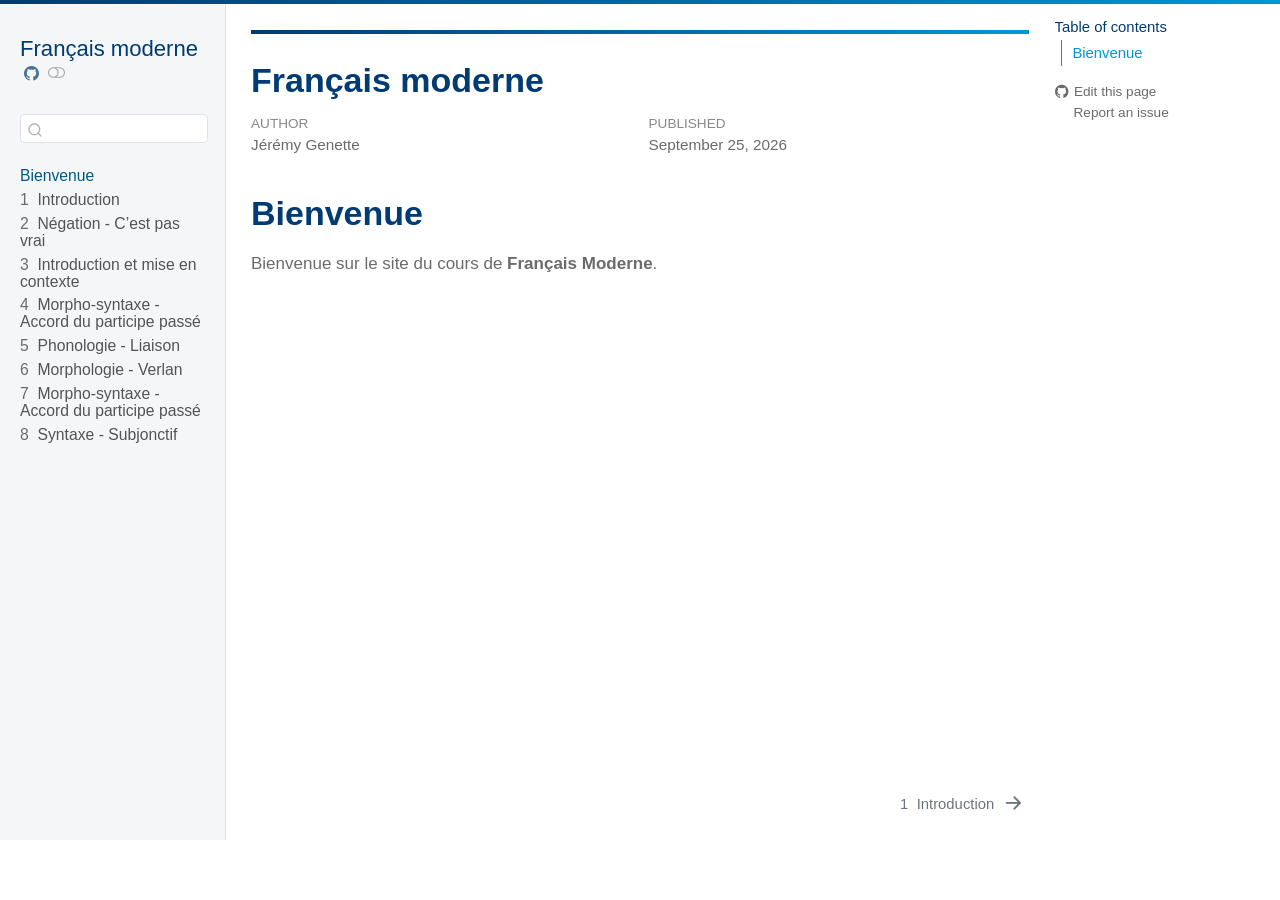
<file: 34276fe540e7d8644f40c732cc3715f1bdceae5a/index.html>
<!DOCTYPE html>
<html xmlns="http://www.w3.org/1999/xhtml" lang="en" xml:lang="en"><head>

<meta charset="utf-8">
<meta name="generator" content="quarto-1.10.18">

<meta name="viewport" content="width=device-width, initial-scale=1.0, user-scalable=yes">

<meta name="author" content="Jérémy Genette">
<meta name="dcterms.date" content="2026-09-25">

<title>Français moderne</title>
<style>
/* Default styles provided by pandoc.
** See https://pandoc.org/MANUAL.html#variables-for-html for config info.
*/
span.smallcaps{font-variant: small-caps;}
div.columns{display: flex; gap: 1.5em;}
div.column{flex: auto;}
@media screen {
div.columns{gap: min(4vw, 1.5em);}
div.column{overflow-x: auto;}
}
div.hanging-indent{margin-left: 1.5em; text-indent: -1.5em;}
ul.task-list{list-style: none;}
ul.task-list li input[type="checkbox"] {
  width: 0.8em;
  margin: 0 0.8em 0.2em -1em; /* quarto-specific, see https://github.com/quarto-dev/quarto-cli/issues/4556 */ 
  vertical-align: middle;
}
</style>


<script src="site_libs/quarto-nav/quarto-nav.js"></script>
<script src="site_libs/quarto-nav/headroom.min.js"></script>
<script src="site_libs/clipboard/clipboard.min.js"></script>
<script src="site_libs/quarto-search/autocomplete.umd.js"></script>
<script src="site_libs/quarto-search/fuse.min.js"></script>
<script src="site_libs/quarto-search/quarto-search.js"></script>
<meta name="quarto:offset" content="./">
<link href="./chapters/000-intro.html" rel="next">
<script src="site_libs/quarto-html/quarto.js" type="module"></script>
<script src="site_libs/quarto-html/tabsets/tabsets.js" type="module"></script>
<script src="site_libs/quarto-html/popper.min.js"></script>
<script src="site_libs/quarto-html/tippy.umd.min.js"></script>
<script src="site_libs/quarto-html/anchor.min.js"></script>
<link href="site_libs/quarto-html/tippy.css" rel="stylesheet">
<link href="site_libs/quarto-html/quarto-syntax-highlighting-64a204ab8560d761af7679ceaba22944.css" rel="stylesheet" class="quarto-color-scheme" id="quarto-text-highlighting-styles">
<link href="site_libs/quarto-html/quarto-syntax-highlighting-dark-b85bc7c33db8c58e0ec93c3465666fed.css" rel="stylesheet" class="quarto-color-scheme quarto-color-alternate" id="quarto-text-highlighting-styles">
<link href="site_libs/quarto-html/quarto-syntax-highlighting-64a204ab8560d761af7679ceaba22944.css" rel="stylesheet" class="quarto-color-scheme-extra" id="quarto-text-highlighting-styles">
<script src="site_libs/bootstrap/bootstrap.min.js"></script>
<link href="site_libs/bootstrap/bootstrap-icons.css" rel="stylesheet">
<link href="site_libs/bootstrap/bootstrap-ca90d1db7a292d3fa245c9357a1704e5.min.css" rel="stylesheet" append-hash="true" class="quarto-color-scheme" id="quarto-bootstrap" data-mode="light">
<link href="site_libs/bootstrap/bootstrap-dark-c1e868a6436b556597637dddffadc8bd.min.css" rel="stylesheet" append-hash="true" class="quarto-color-scheme quarto-color-alternate" id="quarto-bootstrap" data-mode="dark">
<link href="site_libs/bootstrap/bootstrap-ca90d1db7a292d3fa245c9357a1704e5.min.css" rel="stylesheet" append-hash="true" class="quarto-color-scheme-extra" id="quarto-bootstrap" data-mode="light">
<script id="quarto-search-options" type="application/json">{
  "location": "sidebar",
  "copy-button": false,
  "collapse-after": 3,
  "panel-placement": "start",
  "type": "textbox",
  "limit": 50,
  "keyboard-shortcut": [
    "f",
    "/",
    "s"
  ],
  "show-item-context": false,
  "language": {
    "search-no-results-text": "No results",
    "search-matching-documents-text": "matching documents",
    "search-copy-link-title": "Copy link to search",
    "search-hide-matches-text": "Hide additional matches",
    "search-more-match-text": "more match in this document",
    "search-more-matches-text": "more matches in this document",
    "search-clear-button-title": "Clear",
    "search-text-placeholder": "",
    "search-detached-cancel-button-title": "Cancel",
    "search-submit-button-title": "Submit",
    "search-label": "Search"
  }
}</script>


</head>

<body class="nav-sidebar docked quarto-light"><script id="quarto-html-before-body" type="application/javascript">
    const toggleBodyColorMode = (bsSheetEl) => {
      const mode = bsSheetEl.getAttribute("data-mode");
      const bodyEl = window.document.querySelector("body");
      if (mode === "dark") {
        bodyEl.classList.add("quarto-dark");
        bodyEl.classList.remove("quarto-light");
      } else {
        bodyEl.classList.add("quarto-light");
        bodyEl.classList.remove("quarto-dark");
      }
    }
    const toggleBodyColorPrimary = () => {
      const bsSheetEl = window.document.querySelector("link#quarto-bootstrap:not([rel=disabled-stylesheet])");
      if (bsSheetEl) {
        toggleBodyColorMode(bsSheetEl);
      }
    }
    const setColorSchemeToggle = (alternate) => {
      const toggles = window.document.querySelectorAll('.quarto-color-scheme-toggle');
      for (let i=0; i < toggles.length; i++) {
        const toggle = toggles[i];
        if (toggle) {
          if (alternate) {
            toggle.classList.add("alternate");
          } else {
            toggle.classList.remove("alternate");
          }
        }
      }
    };
    const toggleColorMode = (alternate) => {
      // Switch the stylesheets
      const primaryStylesheets = window.document.querySelectorAll('link.quarto-color-scheme:not(.quarto-color-alternate)');
      const alternateStylesheets = window.document.querySelectorAll('link.quarto-color-scheme.quarto-color-alternate');
      manageTransitions('#quarto-margin-sidebar .nav-link', false);
      if (alternate) {
        // note: dark is layered on light, we don't disable primary!
        enableStylesheet(alternateStylesheets);
        for (const sheetNode of alternateStylesheets) {
          if (sheetNode.id === "quarto-bootstrap") {
            toggleBodyColorMode(sheetNode);
          }
        }
      } else {
        disableStylesheet(alternateStylesheets);
        enableStylesheet(primaryStylesheets)
        toggleBodyColorPrimary();
      }
      manageTransitions('#quarto-margin-sidebar .nav-link', true);
      // Switch the toggles
      setColorSchemeToggle(alternate)
      // Hack to workaround the fact that safari doesn't
      // properly recolor the scrollbar when toggling (#1455)
      if (navigator.userAgent.indexOf('Safari') > 0 && navigator.userAgent.indexOf('Chrome') == -1) {
        manageTransitions("body", false);
        window.scrollTo(0, 1);
        setTimeout(() => {
          window.scrollTo(0, 0);
          manageTransitions("body", true);
        }, 40);
      }
    }
    const disableStylesheet = (stylesheets) => {
      for (let i=0; i < stylesheets.length; i++) {
        const stylesheet = stylesheets[i];
        stylesheet.rel = 'disabled-stylesheet';
      }
    }
    const enableStylesheet = (stylesheets) => {
      for (let i=0; i < stylesheets.length; i++) {
        const stylesheet = stylesheets[i];
        if(stylesheet.rel !== 'stylesheet') { // for Chrome, which will still FOUC without this check
          stylesheet.rel = 'stylesheet';
        }
      }
    }
    const manageTransitions = (selector, allowTransitions) => {
      const els = window.document.querySelectorAll(selector);
      for (let i=0; i < els.length; i++) {
        const el = els[i];
        if (allowTransitions) {
          el.classList.remove('notransition');
        } else {
          el.classList.add('notransition');
        }
      }
    }
    const isFileUrl = () => {
      return window.location.protocol === 'file:';
    }
    const hasAlternateSentinel = () => {
      let styleSentinel = getColorSchemeSentinel();
      if (styleSentinel !== null) {
        return styleSentinel === "alternate";
      } else {
        return false;
      }
    }
    const setStyleSentinel = (alternate) => {
      const value = alternate ? "alternate" : "default";
      if (!isFileUrl()) {
        window.localStorage.setItem("quarto-color-scheme", value);
      } else {
        localAlternateSentinel = value;
      }
    }
    const getColorSchemeSentinel = () => {
      if (!isFileUrl()) {
        const storageValue = window.localStorage.getItem("quarto-color-scheme");
        return storageValue != null ? storageValue : localAlternateSentinel;
      } else {
        return localAlternateSentinel;
      }
    }
    const toggleGiscusIfUsed = (isAlternate, darkModeDefault) => {
      const baseTheme = document.querySelector('#giscus-base-theme')?.value ?? 'light';
      const alternateTheme = document.querySelector('#giscus-alt-theme')?.value ?? 'dark';
      let newTheme = '';
      if(authorPrefersDark) {
        newTheme = isAlternate ? baseTheme : alternateTheme;
      } else {
        newTheme = isAlternate ? alternateTheme : baseTheme;
      }
      const changeGiscusTheme = () => {
        // From: https://github.com/giscus/giscus/issues/336
        const sendMessage = (message) => {
          const iframe = document.querySelector('iframe.giscus-frame');
          if (!iframe) return;
          iframe.contentWindow.postMessage({ giscus: message }, 'https://giscus.app');
        }
        sendMessage({
          setConfig: {
            theme: newTheme
          }
        });
      }
      const isGiscussLoaded = window.document.querySelector('iframe.giscus-frame') !== null;
      if (isGiscussLoaded) {
        changeGiscusTheme();
      }
    };
    const authorPrefersDark = false;
    const darkModeDefault = authorPrefersDark;
      document.querySelector('link#quarto-text-highlighting-styles.quarto-color-scheme-extra').rel = 'disabled-stylesheet';
      document.querySelector('link#quarto-bootstrap.quarto-color-scheme-extra').rel = 'disabled-stylesheet';
    let localAlternateSentinel = darkModeDefault ? 'alternate' : 'default';
    // Dark / light mode switch
    window.quartoToggleColorScheme = () => {
      // Read the current dark / light value
      let toAlternate = !hasAlternateSentinel();
      toggleColorMode(toAlternate);
      setStyleSentinel(toAlternate);
      toggleGiscusIfUsed(toAlternate, darkModeDefault);
      window.dispatchEvent(new Event('resize'));
    };
    // Switch to dark mode if need be
    if (hasAlternateSentinel()) {
      toggleColorMode(true);
    } else {
      toggleColorMode(false);
    }
  </script>

<div id="quarto-search-results"></div>
  <header id="quarto-header" class="headroom fixed-top">
  <nav class="quarto-secondary-nav">
    <div class="container-fluid d-flex">
      <button type="button" class="quarto-btn-toggle btn" data-bs-toggle="collapse" role="button" data-bs-target=".quarto-sidebar-collapse-item" aria-controls="quarto-sidebar" aria-expanded="false" aria-label="Toggle sidebar navigation" onclick="if (window.quartoToggleHeadroom) { window.quartoToggleHeadroom(); }">
        <i class="bi bi-layout-text-sidebar-reverse"></i>
      </button>
        <nav class="quarto-page-breadcrumbs" aria-label="breadcrumb"><ol class="breadcrumb"><li class="breadcrumb-item"><a href="./index.html">Bienvenue</a></li></ol></nav>
        <a class="flex-grow-1" role="navigation" data-bs-toggle="collapse" data-bs-target=".quarto-sidebar-collapse-item" aria-controls="quarto-sidebar" aria-expanded="false" aria-label="Toggle sidebar navigation" onclick="if (window.quartoToggleHeadroom) { window.quartoToggleHeadroom(); }">      
        </a>
      <button type="button" class="btn quarto-search-button" aria-label="Search" onclick="window.quartoOpenSearch();">
        <i class="bi bi-search"></i>
      </button>
    </div>
  </nav>
</header>
<!-- content -->
<div id="quarto-content" class="quarto-container page-columns page-rows-contents page-layout-article">
<!-- sidebar -->
  <nav id="quarto-sidebar" class="sidebar collapse collapse-horizontal quarto-sidebar-collapse-item sidebar-navigation docked overflow-auto">
    <div class="pt-lg-2 mt-2 text-left sidebar-header">
    <div class="sidebar-title mb-0 py-0">
      <a href="./">Français moderne</a> 
        <div class="sidebar-tools-main">
    <a href="https://github.com/YOUR-ORG/Teaching" title="Source Code" class="quarto-navigation-tool px-1" aria-label="Source Code"><i class="bi bi-github"></i></a>
  <a href="" class="quarto-color-scheme-toggle quarto-navigation-tool  px-1" onclick="window.quartoToggleColorScheme(); return false;" title="Toggle dark mode"><i class="bi"></i></a>
</div>
    </div>
      </div>
        <div class="mt-2 flex-shrink-0 align-items-center">
        <div class="sidebar-search">
        <div id="quarto-search" class="" title="Search"></div>
        </div>
        </div>
    <div class="sidebar-menu-container"> 
    <ul class="list-unstyled mt-1">
        <li class="sidebar-item">
  <div class="sidebar-item-container"> 
  <a href="./index.html" class="sidebar-item-text sidebar-link active">
 <span class="menu-text">Bienvenue</span></a>
  </div>
</li>
        <li class="sidebar-item">
  <div class="sidebar-item-container"> 
  <a href="./chapters/000-intro.html" class="sidebar-item-text sidebar-link">
 <span class="menu-text"><span class="chapter-number">1</span>&nbsp; <span class="chapter-title">Introduction</span></span></a>
  </div>
</li>
        <li class="sidebar-item">
  <div class="sidebar-item-container"> 
  <a href="./chapters/001-phonetique-affrication.html" class="sidebar-item-text sidebar-link">
 <span class="menu-text"><span class="chapter-number">2</span>&nbsp; <span class="chapter-title">Négation - C’est pas vrai</span></span></a>
  </div>
</li>
        <li class="sidebar-item">
  <div class="sidebar-item-container"> 
  <a href="./chapters/001A-intro-corpus.html" class="sidebar-item-text sidebar-link">
 <span class="menu-text"><span class="chapter-number">3</span>&nbsp; <span class="chapter-title">Introduction et mise en contexte</span></span></a>
  </div>
</li>
        <li class="sidebar-item">
  <div class="sidebar-item-container"> 
  <a href="./chapters/002-phonologie-voyelles.html" class="sidebar-item-text sidebar-link">
 <span class="menu-text"><span class="chapter-number">4</span>&nbsp; <span class="chapter-title">Morpho-syntaxe - Accord du participe passé</span></span></a>
  </div>
</li>
        <li class="sidebar-item">
  <div class="sidebar-item-container"> 
  <a href="./chapters/003-phonologie-liaison.html" class="sidebar-item-text sidebar-link">
 <span class="menu-text"><span class="chapter-number">5</span>&nbsp; <span class="chapter-title">Phonologie - Liaison</span></span></a>
  </div>
</li>
        <li class="sidebar-item">
  <div class="sidebar-item-container"> 
  <a href="./chapters/004-morphologie-verlan.html" class="sidebar-item-text sidebar-link">
 <span class="menu-text"><span class="chapter-number">6</span>&nbsp; <span class="chapter-title">Morphologie - Verlan</span></span></a>
  </div>
</li>
        <li class="sidebar-item">
  <div class="sidebar-item-container"> 
  <a href="./chapters/005-morphosyntaxe-participe-passe.html" class="sidebar-item-text sidebar-link">
 <span class="menu-text"><span class="chapter-number">7</span>&nbsp; <span class="chapter-title">Morpho-syntaxe - Accord du participe passé</span></span></a>
  </div>
</li>
        <li class="sidebar-item">
  <div class="sidebar-item-container"> 
  <a href="./chapters/006-syntaxe-subjonctif.html" class="sidebar-item-text sidebar-link">
 <span class="menu-text"><span class="chapter-number">8</span>&nbsp; <span class="chapter-title">Syntaxe - Subjonctif</span></span></a>
  </div>
</li>
    </ul>
    </div>
</nav>
<div id="quarto-sidebar-glass" class="quarto-sidebar-collapse-item" data-bs-toggle="collapse" data-bs-target=".quarto-sidebar-collapse-item"></div>
<!-- margin-sidebar -->
    <div id="quarto-margin-sidebar" class="sidebar margin-sidebar">
        <nav id="TOC" role="doc-toc" class="toc-active">
    <h2 id="toc-title">Table of contents</h2>
   
  <ul>
  <li><a href="#bienvenue" id="toc-bienvenue" class="nav-link active" data-scroll-target="#bienvenue">Bienvenue</a></li>
  </ul>
<div class="toc-actions"><ul><li><a href="https://github.com/YOUR-ORG/Teaching/edit/main/index.qmd" class="toc-action"><i class="bi bi-github"></i>Edit this page</a></li><li><a href="https://github.com/YOUR-ORG/Teaching/issues/new" class="toc-action"><i class="bi empty"></i>Report an issue</a></li></ul></div></nav>
    </div>
<!-- main -->
<main class="content" id="quarto-document-content">


<header id="title-block-header" class="quarto-title-block default">
<div class="quarto-title">
<h1 class="title">Français moderne</h1>
</div>



<div class="quarto-title-meta">

    <div>
    <div class="quarto-title-meta-heading">Author</div>
    <div class="quarto-title-meta-contents">
             <p>Jérémy Genette </p>
          </div>
  </div>
    
    <div>
    <div class="quarto-title-meta-heading">Published</div>
    <div class="quarto-title-meta-contents">
      <p class="date">September 25, 2026</p>
    </div>
  </div>
  
    
  </div>
  


</header>


<section id="bienvenue" class="level1 unnumbered">
<h1 class="unnumbered">Bienvenue</h1>
<p>Bienvenue sur le site du cours de <strong>Français Moderne</strong>.</p>


</section>

</main> <!-- /main -->
<script id="quarto-html-after-body" type="application/javascript">
  window.document.addEventListener("DOMContentLoaded", function (event) {
    // Ensure there is a toggle, if there isn't float one in the top right
    if (window.document.querySelector('.quarto-color-scheme-toggle') === null) {
      const a = window.document.createElement('a');
      a.classList.add('top-right');
      a.classList.add('quarto-color-scheme-toggle');
      a.href = "";
      a.onclick = function() { try { window.quartoToggleColorScheme(); } catch {} return false; };
      const i = window.document.createElement("i");
      i.classList.add('bi');
      a.appendChild(i);
      window.document.body.appendChild(a);
    }
    setColorSchemeToggle(hasAlternateSentinel())
    const icon = "";
    const anchorJS = new window.AnchorJS();
    anchorJS.options = {
      placement: 'right',
      icon: icon
    };
    anchorJS.add('.anchored');
    const isCodeAnnotation = (el) => {
      for (const clz of el.classList) {
        if (clz.startsWith('code-annotation-')) {                     
          return true;
        }
      }
      return false;
    }
    const onCopySuccess = function(e) {
      // button target
      const button = e.trigger;
      // don't keep focus
      button.blur();
      // flash "checked"
      button.classList.add('code-copy-button-checked');
      var currentTitle = button.getAttribute("title");
      button.setAttribute("title", "Copied!");
      let tooltip;
      if (window.bootstrap) {
        button.setAttribute("data-bs-toggle", "tooltip");
        button.setAttribute("data-bs-placement", "left");
        button.setAttribute("data-bs-title", "Copied!");
        tooltip = new bootstrap.Tooltip(button, 
          { trigger: "manual", 
            customClass: "code-copy-button-tooltip",
            offset: [0, -8]});
        tooltip.show();    
      }
      setTimeout(function() {
        if (tooltip) {
          tooltip.hide();
          button.removeAttribute("data-bs-title");
          button.removeAttribute("data-bs-toggle");
          button.removeAttribute("data-bs-placement");
        }
        button.setAttribute("title", currentTitle);
        button.classList.remove('code-copy-button-checked');
      }, 1000);
      // clear code selection
      e.clearSelection();
    }
    const getTextToCopy = function(trigger) {
      const outerScaffold = trigger.parentElement.cloneNode(true);
      const codeEl = outerScaffold.querySelector('code');
      for (const childEl of codeEl.children) {
        if (isCodeAnnotation(childEl)) {
          childEl.remove();
        }
      }
      return codeEl.innerText;
    }
    const clipboard = new window.ClipboardJS('.code-copy-button:not([data-in-quarto-modal])', {
      text: getTextToCopy
    });
    clipboard.on('success', onCopySuccess);
    if (window.document.getElementById('quarto-embedded-source-code-modal')) {
      const clipboardModal = new window.ClipboardJS('.code-copy-button[data-in-quarto-modal]', {
        text: getTextToCopy,
        container: window.document.getElementById('quarto-embedded-source-code-modal')
      });
      clipboardModal.on('success', onCopySuccess);
    }
      var localhostRegex = new RegExp(/^(?:http|https):\/\/localhost\:?[0-9]*\//);
      var mailtoRegex = new RegExp(/^mailto:/);
        var filterRegex = new RegExp('/' + window.location.host + '/');
      var isInternal = (href) => {
          return filterRegex.test(href) || localhostRegex.test(href) || mailtoRegex.test(href);
      }
      // Inspect non-navigation links and adorn them if external
     var links = window.document.querySelectorAll('a[href]:not(.nav-link):not(.navbar-brand):not(.toc-action):not(.sidebar-link):not(.sidebar-item-toggle):not(.pagination-link):not(.no-external):not([aria-hidden]):not(.dropdown-item):not(.quarto-navigation-tool):not(.about-link)');
      for (var i=0; i<links.length; i++) {
        const link = links[i];
        if (!isInternal(link.href)) {
          // undo the damage that might have been done by quarto-nav.js in the case of
          // links that we want to consider external
          if (link.dataset.originalHref !== undefined) {
            link.href = link.dataset.originalHref;
          }
        }
      }
    function tippyHover(el, contentFn, onTriggerFn, onUntriggerFn) {
      const config = {
        allowHTML: true,
        maxWidth: 500,
        delay: 100,
        arrow: false,
        appendTo: function(el) {
            return el.parentElement;
        },
        interactive: true,
        interactiveBorder: 10,
        theme: 'quarto',
        placement: 'bottom-start',
      };
      if (contentFn) {
        config.content = contentFn;
      }
      if (onTriggerFn) {
        config.onTrigger = onTriggerFn;
      }
      if (onUntriggerFn) {
        config.onUntrigger = onUntriggerFn;
      }
      window.tippy(el, config); 
    }
    const noterefs = window.document.querySelectorAll('a[role="doc-noteref"]');
    for (var i=0; i<noterefs.length; i++) {
      const ref = noterefs[i];
      tippyHover(ref, function() {
        // use id or data attribute instead here
        let href = ref.getAttribute('data-footnote-href') || ref.getAttribute('href');
        try { href = new URL(href).hash; } catch {}
        const id = href.replace(/^#\/?/, "");
        const note = window.document.getElementById(id);
        if (note) {
          return note.innerHTML;
        } else {
          return "";
        }
      });
    }
    const xrefs = window.document.querySelectorAll('a.quarto-xref');
    const processXRef = (id, note) => {
      // Strip column container classes
      const stripColumnClz = (el) => {
        el.classList.remove("page-full", "page-columns");
        if (el.children) {
          for (const child of el.children) {
            stripColumnClz(child);
          }
        }
      }
      stripColumnClz(note)
      if (id === null || id.startsWith('sec-')) {
        // Special case sections, only their first couple elements
        const container = document.createElement("div");
        if (note.children && note.children.length > 2) {
          container.appendChild(note.children[0].cloneNode(true));
          for (let i = 1; i < note.children.length; i++) {
            const child = note.children[i];
            if (child.tagName === "P" && child.innerText === "") {
              continue;
            } else {
              container.appendChild(child.cloneNode(true));
              break;
            }
          }
          if (window.Quarto?.typesetMath) {
            window.Quarto.typesetMath(container);
          }
          return container.innerHTML
        } else {
          if (window.Quarto?.typesetMath) {
            window.Quarto.typesetMath(note);
          }
          return note.innerHTML;
        }
      } else {
        // Remove any anchor links if they are present
        const anchorLink = note.querySelector('a.anchorjs-link');
        if (anchorLink) {
          anchorLink.remove();
        }
        if (window.Quarto?.typesetMath) {
          window.Quarto.typesetMath(note);
        }
        if (note.classList.contains("callout")) {
          return note.outerHTML;
        } else {
          return note.innerHTML;
        }
      }
    }
    for (var i=0; i<xrefs.length; i++) {
      const xref = xrefs[i];
      tippyHover(xref, undefined, function(instance) {
        instance.disable();
        let url = xref.getAttribute('href');
        let hash = undefined; 
        if (url.startsWith('#')) {
          hash = url;
        } else {
          try { hash = new URL(url).hash; } catch {}
        }
        if (hash) {
          const id = hash.replace(/^#\/?/, "");
          const note = window.document.getElementById(id);
          if (note !== null) {
            try {
              const html = processXRef(id, note.cloneNode(true));
              instance.setContent(html);
            } finally {
              instance.enable();
              instance.show();
            }
          } else {
            // See if we can fetch this
            fetch(url.split('#')[0])
            .then(res => res.text())
            .then(html => {
              const parser = new DOMParser();
              const htmlDoc = parser.parseFromString(html, "text/html");
              const note = htmlDoc.getElementById(id);
              if (note !== null) {
                const html = processXRef(id, note);
                instance.setContent(html);
              } 
            }).finally(() => {
              instance.enable();
              instance.show();
            });
          }
        } else {
          // See if we can fetch a full url (with no hash to target)
          // This is a special case and we should probably do some content thinning / targeting
          fetch(url)
          .then(res => res.text())
          .then(html => {
            const parser = new DOMParser();
            const htmlDoc = parser.parseFromString(html, "text/html");
            const note = htmlDoc.querySelector('main.content');
            if (note !== null) {
              // This should only happen for chapter cross references
              // (since there is no id in the URL)
              // remove the first header
              if (note.children.length > 0 && note.children[0].tagName === "HEADER") {
                note.children[0].remove();
              }
              const html = processXRef(null, note);
              instance.setContent(html);
            } 
          }).finally(() => {
            instance.enable();
            instance.show();
          });
        }
      }, function(instance) {
      });
    }
        let selectedAnnoteEl;
        const selectorForAnnotation = ( cell, annotation) => {
          let cellAttr = 'data-code-cell="' + cell + '"';
          let lineAttr = 'data-code-annotation="' +  annotation + '"';
          const selector = 'span[' + cellAttr + '][' + lineAttr + ']';
          return selector;
        }
        const selectCodeLines = (annoteEl) => {
          const doc = window.document;
          const targetCell = annoteEl.getAttribute("data-target-cell");
          const targetAnnotation = annoteEl.getAttribute("data-target-annotation");
          const annoteSpan = window.document.querySelector(selectorForAnnotation(targetCell, targetAnnotation));
          const lines = annoteSpan.getAttribute("data-code-lines").split(",");
          const lineIds = lines.map((line) => {
            return targetCell + "-" + line;
          })
          let top = null;
          let height = null;
          let parent = null;
          if (lineIds.length > 0) {
              //compute the position of the single el (top and bottom and make a div)
              const el = window.document.getElementById(lineIds[0]);
              top = el.offsetTop;
              height = el.offsetHeight;
              parent = el.parentElement.parentElement;
            if (lineIds.length > 1) {
              const lastEl = window.document.getElementById(lineIds[lineIds.length - 1]);
              const bottom = lastEl.offsetTop + lastEl.offsetHeight;
              height = bottom - top;
            }
            if (top !== null && height !== null && parent !== null) {
              // cook up a div (if necessary) and position it 
              let div = window.document.getElementById("code-annotation-line-highlight");
              if (div === null) {
                div = window.document.createElement("div");
                div.setAttribute("id", "code-annotation-line-highlight");
                div.style.position = 'absolute';
                parent.appendChild(div);
              }
              div.style.top = top - 2 + "px";
              div.style.height = height + 4 + "px";
              div.style.left = 0;
              let gutterDiv = window.document.getElementById("code-annotation-line-highlight-gutter");
              if (gutterDiv === null) {
                gutterDiv = window.document.createElement("div");
                gutterDiv.setAttribute("id", "code-annotation-line-highlight-gutter");
                gutterDiv.style.position = 'absolute';
                const codeCell = window.document.getElementById(targetCell);
                const gutter = codeCell.querySelector('.code-annotation-gutter');
                gutter.appendChild(gutterDiv);
              }
              gutterDiv.style.top = top - 2 + "px";
              gutterDiv.style.height = height + 4 + "px";
            }
            selectedAnnoteEl = annoteEl;
          }
        };
        const unselectCodeLines = () => {
          const elementsIds = ["code-annotation-line-highlight", "code-annotation-line-highlight-gutter"];
          elementsIds.forEach((elId) => {
            const div = window.document.getElementById(elId);
            if (div) {
              div.remove();
            }
          });
          selectedAnnoteEl = undefined;
        };
          // Handle positioning of the toggle
      window.addEventListener(
        "resize",
        throttle(() => {
          elRect = undefined;
          if (selectedAnnoteEl) {
            selectCodeLines(selectedAnnoteEl);
          }
        }, 10)
      );
      function throttle(fn, ms) {
      let throttle = false;
      let timer;
        return (...args) => {
          if(!throttle) { // first call gets through
              fn.apply(this, args);
              throttle = true;
          } else { // all the others get throttled
              if(timer) clearTimeout(timer); // cancel #2
              timer = setTimeout(() => {
                fn.apply(this, args);
                timer = throttle = false;
              }, ms);
          }
        };
      }
        // Attach click handler to the DT
        const annoteDls = window.document.querySelectorAll('dt[data-target-cell]');
        for (const annoteDlNode of annoteDls) {
          annoteDlNode.addEventListener('click', (event) => {
            const clickedEl = event.target;
            if (clickedEl !== selectedAnnoteEl) {
              unselectCodeLines();
              const activeEl = window.document.querySelector('dt[data-target-cell].code-annotation-active');
              if (activeEl) {
                activeEl.classList.remove('code-annotation-active');
              }
              selectCodeLines(clickedEl);
              clickedEl.classList.add('code-annotation-active');
            } else {
              // Unselect the line
              unselectCodeLines();
              clickedEl.classList.remove('code-annotation-active');
            }
          });
        }
    const findCites = (el) => {
      const parentEl = el.parentElement;
      if (parentEl) {
        const cites = parentEl.dataset.cites;
        if (cites) {
          return {
            el,
            cites: cites.split(' ')
          };
        } else {
          return findCites(el.parentElement)
        }
      } else {
        return undefined;
      }
    };
    var bibliorefs = window.document.querySelectorAll('a[role="doc-biblioref"]');
    for (var i=0; i<bibliorefs.length; i++) {
      const ref = bibliorefs[i];
      const citeInfo = findCites(ref);
      if (citeInfo) {
        tippyHover(citeInfo.el, function() {
          var popup = window.document.createElement('div');
          citeInfo.cites.forEach(function(cite) {
            var citeDiv = window.document.createElement('div');
            citeDiv.classList.add('hanging-indent');
            citeDiv.classList.add('csl-entry');
            var biblioDiv = window.document.getElementById('ref-' + cite);
            if (biblioDiv) {
              citeDiv.innerHTML = biblioDiv.innerHTML;
            }
            popup.appendChild(citeDiv);
          });
          return popup.innerHTML;
        });
      }
    }
  });
  </script>
<nav class="page-navigation">
  <div class="nav-page nav-page-previous">
  </div>
  <div class="nav-page nav-page-next">
      <a href="./chapters/000-intro.html" class="pagination-link" aria-label="Introduction">
        <span class="nav-page-text"><span class="chapter-number">1</span>&nbsp; <span class="chapter-title">Introduction</span></span> <i class="bi bi-arrow-right-short"></i>
      </a>
  </div>
</nav>
</div> <!-- /content -->




<footer class="footer"><div class="nav-footer"><div class="nav-footer-center"><div class="toc-actions d-sm-block d-md-none"><ul><li><a href="https://github.com/YOUR-ORG/Teaching/edit/main/index.qmd" class="toc-action"><i class="bi bi-github"></i>Edit this page</a></li><li><a href="https://github.com/YOUR-ORG/Teaching/issues/new" class="toc-action"><i class="bi empty"></i>Report an issue</a></li></ul></div></div></div></footer></body></html>
</file>
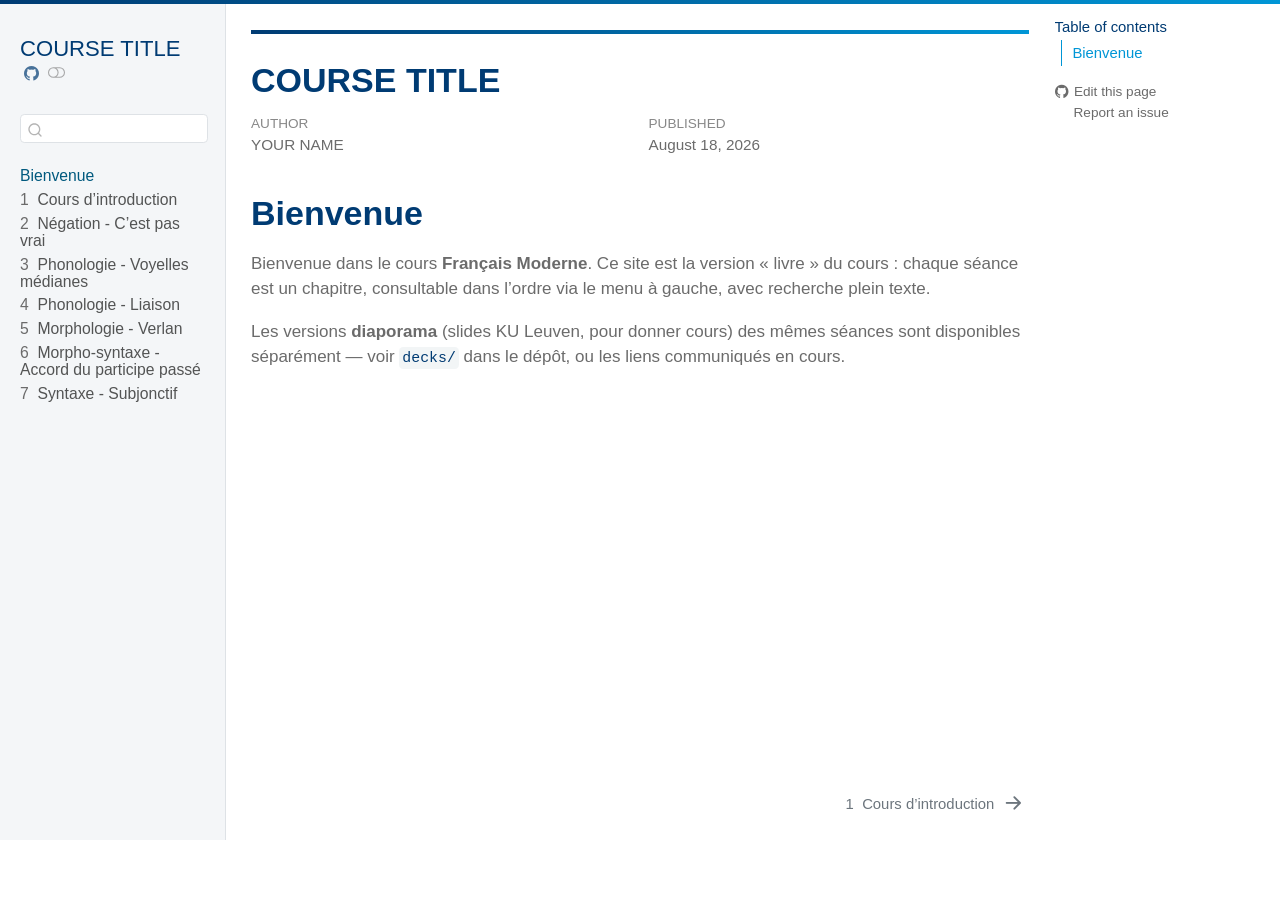
<file: 47165e693cb14c5d47bce1eb927e0d9135856597/index.html>
<!DOCTYPE html>
<html xmlns="http://www.w3.org/1999/xhtml" lang="en" xml:lang="en"><head>

<meta charset="utf-8">
<meta name="generator" content="quarto-1.10.18">

<meta name="viewport" content="width=device-width, initial-scale=1.0, user-scalable=yes">

<meta name="author" content="YOUR NAME">
<meta name="dcterms.date" content="2026-08-18">

<title>COURSE TITLE</title>
<style>
/* Default styles provided by pandoc.
** See https://pandoc.org/MANUAL.html#variables-for-html for config info.
*/
span.smallcaps{font-variant: small-caps;}
div.columns{display: flex; gap: 1.5em;}
div.column{flex: auto;}
@media screen {
div.columns{gap: min(4vw, 1.5em);}
div.column{overflow-x: auto;}
}
div.hanging-indent{margin-left: 1.5em; text-indent: -1.5em;}
ul.task-list{list-style: none;}
ul.task-list li input[type="checkbox"] {
  width: 0.8em;
  margin: 0 0.8em 0.2em -1em; /* quarto-specific, see https://github.com/quarto-dev/quarto-cli/issues/4556 */ 
  vertical-align: middle;
}
</style>


<script src="site_libs/quarto-nav/quarto-nav.js"></script>
<script src="site_libs/quarto-nav/headroom.min.js"></script>
<script src="site_libs/clipboard/clipboard.min.js"></script>
<script src="site_libs/quarto-search/autocomplete.umd.js"></script>
<script src="site_libs/quarto-search/fuse.min.js"></script>
<script src="site_libs/quarto-search/quarto-search.js"></script>
<meta name="quarto:offset" content="./">
<link href="./chapters/000-intro.html" rel="next">
<script src="site_libs/quarto-html/quarto.js" type="module"></script>
<script src="site_libs/quarto-html/tabsets/tabsets.js" type="module"></script>
<script src="site_libs/quarto-html/popper.min.js"></script>
<script src="site_libs/quarto-html/tippy.umd.min.js"></script>
<script src="site_libs/quarto-html/anchor.min.js"></script>
<link href="site_libs/quarto-html/tippy.css" rel="stylesheet">
<link href="site_libs/quarto-html/quarto-syntax-highlighting-64a204ab8560d761af7679ceaba22944.css" rel="stylesheet" class="quarto-color-scheme" id="quarto-text-highlighting-styles">
<link href="site_libs/quarto-html/quarto-syntax-highlighting-dark-b85bc7c33db8c58e0ec93c3465666fed.css" rel="stylesheet" class="quarto-color-scheme quarto-color-alternate" id="quarto-text-highlighting-styles">
<link href="site_libs/quarto-html/quarto-syntax-highlighting-64a204ab8560d761af7679ceaba22944.css" rel="stylesheet" class="quarto-color-scheme-extra" id="quarto-text-highlighting-styles">
<script src="site_libs/bootstrap/bootstrap.min.js"></script>
<link href="site_libs/bootstrap/bootstrap-icons.css" rel="stylesheet">
<link href="site_libs/bootstrap/bootstrap-dbdfabad855d93f1198fe2c9c15362b2.min.css" rel="stylesheet" append-hash="true" class="quarto-color-scheme" id="quarto-bootstrap" data-mode="light">
<link href="site_libs/bootstrap/bootstrap-dark-69daba74f81401e5057f4f67b8105895.min.css" rel="stylesheet" append-hash="true" class="quarto-color-scheme quarto-color-alternate" id="quarto-bootstrap" data-mode="dark">
<link href="site_libs/bootstrap/bootstrap-dbdfabad855d93f1198fe2c9c15362b2.min.css" rel="stylesheet" append-hash="true" class="quarto-color-scheme-extra" id="quarto-bootstrap" data-mode="light">
<script id="quarto-search-options" type="application/json">{
  "location": "sidebar",
  "copy-button": false,
  "collapse-after": 3,
  "panel-placement": "start",
  "type": "textbox",
  "limit": 50,
  "keyboard-shortcut": [
    "f",
    "/",
    "s"
  ],
  "show-item-context": false,
  "language": {
    "search-no-results-text": "No results",
    "search-matching-documents-text": "matching documents",
    "search-copy-link-title": "Copy link to search",
    "search-hide-matches-text": "Hide additional matches",
    "search-more-match-text": "more match in this document",
    "search-more-matches-text": "more matches in this document",
    "search-clear-button-title": "Clear",
    "search-text-placeholder": "",
    "search-detached-cancel-button-title": "Cancel",
    "search-submit-button-title": "Submit",
    "search-label": "Search"
  }
}</script>


</head>

<body class="nav-sidebar docked quarto-light"><script id="quarto-html-before-body" type="application/javascript">
    const toggleBodyColorMode = (bsSheetEl) => {
      const mode = bsSheetEl.getAttribute("data-mode");
      const bodyEl = window.document.querySelector("body");
      if (mode === "dark") {
        bodyEl.classList.add("quarto-dark");
        bodyEl.classList.remove("quarto-light");
      } else {
        bodyEl.classList.add("quarto-light");
        bodyEl.classList.remove("quarto-dark");
      }
    }
    const toggleBodyColorPrimary = () => {
      const bsSheetEl = window.document.querySelector("link#quarto-bootstrap:not([rel=disabled-stylesheet])");
      if (bsSheetEl) {
        toggleBodyColorMode(bsSheetEl);
      }
    }
    const setColorSchemeToggle = (alternate) => {
      const toggles = window.document.querySelectorAll('.quarto-color-scheme-toggle');
      for (let i=0; i < toggles.length; i++) {
        const toggle = toggles[i];
        if (toggle) {
          if (alternate) {
            toggle.classList.add("alternate");
          } else {
            toggle.classList.remove("alternate");
          }
        }
      }
    };
    const toggleColorMode = (alternate) => {
      // Switch the stylesheets
      const primaryStylesheets = window.document.querySelectorAll('link.quarto-color-scheme:not(.quarto-color-alternate)');
      const alternateStylesheets = window.document.querySelectorAll('link.quarto-color-scheme.quarto-color-alternate');
      manageTransitions('#quarto-margin-sidebar .nav-link', false);
      if (alternate) {
        // note: dark is layered on light, we don't disable primary!
        enableStylesheet(alternateStylesheets);
        for (const sheetNode of alternateStylesheets) {
          if (sheetNode.id === "quarto-bootstrap") {
            toggleBodyColorMode(sheetNode);
          }
        }
      } else {
        disableStylesheet(alternateStylesheets);
        enableStylesheet(primaryStylesheets)
        toggleBodyColorPrimary();
      }
      manageTransitions('#quarto-margin-sidebar .nav-link', true);
      // Switch the toggles
      setColorSchemeToggle(alternate)
      // Hack to workaround the fact that safari doesn't
      // properly recolor the scrollbar when toggling (#1455)
      if (navigator.userAgent.indexOf('Safari') > 0 && navigator.userAgent.indexOf('Chrome') == -1) {
        manageTransitions("body", false);
        window.scrollTo(0, 1);
        setTimeout(() => {
          window.scrollTo(0, 0);
          manageTransitions("body", true);
        }, 40);
      }
    }
    const disableStylesheet = (stylesheets) => {
      for (let i=0; i < stylesheets.length; i++) {
        const stylesheet = stylesheets[i];
        stylesheet.rel = 'disabled-stylesheet';
      }
    }
    const enableStylesheet = (stylesheets) => {
      for (let i=0; i < stylesheets.length; i++) {
        const stylesheet = stylesheets[i];
        if(stylesheet.rel !== 'stylesheet') { // for Chrome, which will still FOUC without this check
          stylesheet.rel = 'stylesheet';
        }
      }
    }
    const manageTransitions = (selector, allowTransitions) => {
      const els = window.document.querySelectorAll(selector);
      for (let i=0; i < els.length; i++) {
        const el = els[i];
        if (allowTransitions) {
          el.classList.remove('notransition');
        } else {
          el.classList.add('notransition');
        }
      }
    }
    const isFileUrl = () => {
      return window.location.protocol === 'file:';
    }
    const hasAlternateSentinel = () => {
      let styleSentinel = getColorSchemeSentinel();
      if (styleSentinel !== null) {
        return styleSentinel === "alternate";
      } else {
        return false;
      }
    }
    const setStyleSentinel = (alternate) => {
      const value = alternate ? "alternate" : "default";
      if (!isFileUrl()) {
        window.localStorage.setItem("quarto-color-scheme", value);
      } else {
        localAlternateSentinel = value;
      }
    }
    const getColorSchemeSentinel = () => {
      if (!isFileUrl()) {
        const storageValue = window.localStorage.getItem("quarto-color-scheme");
        return storageValue != null ? storageValue : localAlternateSentinel;
      } else {
        return localAlternateSentinel;
      }
    }
    const toggleGiscusIfUsed = (isAlternate, darkModeDefault) => {
      const baseTheme = document.querySelector('#giscus-base-theme')?.value ?? 'light';
      const alternateTheme = document.querySelector('#giscus-alt-theme')?.value ?? 'dark';
      let newTheme = '';
      if(authorPrefersDark) {
        newTheme = isAlternate ? baseTheme : alternateTheme;
      } else {
        newTheme = isAlternate ? alternateTheme : baseTheme;
      }
      const changeGiscusTheme = () => {
        // From: https://github.com/giscus/giscus/issues/336
        const sendMessage = (message) => {
          const iframe = document.querySelector('iframe.giscus-frame');
          if (!iframe) return;
          iframe.contentWindow.postMessage({ giscus: message }, 'https://giscus.app');
        }
        sendMessage({
          setConfig: {
            theme: newTheme
          }
        });
      }
      const isGiscussLoaded = window.document.querySelector('iframe.giscus-frame') !== null;
      if (isGiscussLoaded) {
        changeGiscusTheme();
      }
    };
    const authorPrefersDark = false;
    const darkModeDefault = authorPrefersDark;
      document.querySelector('link#quarto-text-highlighting-styles.quarto-color-scheme-extra').rel = 'disabled-stylesheet';
      document.querySelector('link#quarto-bootstrap.quarto-color-scheme-extra').rel = 'disabled-stylesheet';
    let localAlternateSentinel = darkModeDefault ? 'alternate' : 'default';
    // Dark / light mode switch
    window.quartoToggleColorScheme = () => {
      // Read the current dark / light value
      let toAlternate = !hasAlternateSentinel();
      toggleColorMode(toAlternate);
      setStyleSentinel(toAlternate);
      toggleGiscusIfUsed(toAlternate, darkModeDefault);
      window.dispatchEvent(new Event('resize'));
    };
    // Switch to dark mode if need be
    if (hasAlternateSentinel()) {
      toggleColorMode(true);
    } else {
      toggleColorMode(false);
    }
  </script>

<div id="quarto-search-results"></div>
  <header id="quarto-header" class="headroom fixed-top">
  <nav class="quarto-secondary-nav">
    <div class="container-fluid d-flex">
      <button type="button" class="quarto-btn-toggle btn" data-bs-toggle="collapse" role="button" data-bs-target=".quarto-sidebar-collapse-item" aria-controls="quarto-sidebar" aria-expanded="false" aria-label="Toggle sidebar navigation" onclick="if (window.quartoToggleHeadroom) { window.quartoToggleHeadroom(); }">
        <i class="bi bi-layout-text-sidebar-reverse"></i>
      </button>
        <nav class="quarto-page-breadcrumbs" aria-label="breadcrumb"><ol class="breadcrumb"><li class="breadcrumb-item"><a href="./index.html">Bienvenue</a></li></ol></nav>
        <a class="flex-grow-1" role="navigation" data-bs-toggle="collapse" data-bs-target=".quarto-sidebar-collapse-item" aria-controls="quarto-sidebar" aria-expanded="false" aria-label="Toggle sidebar navigation" onclick="if (window.quartoToggleHeadroom) { window.quartoToggleHeadroom(); }">      
        </a>
      <button type="button" class="btn quarto-search-button" aria-label="Search" onclick="window.quartoOpenSearch();">
        <i class="bi bi-search"></i>
      </button>
    </div>
  </nav>
</header>
<!-- content -->
<div id="quarto-content" class="quarto-container page-columns page-rows-contents page-layout-article">
<!-- sidebar -->
  <nav id="quarto-sidebar" class="sidebar collapse collapse-horizontal quarto-sidebar-collapse-item sidebar-navigation docked overflow-auto">
    <div class="pt-lg-2 mt-2 text-left sidebar-header">
    <div class="sidebar-title mb-0 py-0">
      <a href="./">COURSE TITLE</a> 
        <div class="sidebar-tools-main">
    <a href="https://github.com/YOUR-ORG/Teaching" title="Source Code" class="quarto-navigation-tool px-1" aria-label="Source Code"><i class="bi bi-github"></i></a>
  <a href="" class="quarto-color-scheme-toggle quarto-navigation-tool  px-1" onclick="window.quartoToggleColorScheme(); return false;" title="Toggle dark mode"><i class="bi"></i></a>
</div>
    </div>
      </div>
        <div class="mt-2 flex-shrink-0 align-items-center">
        <div class="sidebar-search">
        <div id="quarto-search" class="" title="Search"></div>
        </div>
        </div>
    <div class="sidebar-menu-container"> 
    <ul class="list-unstyled mt-1">
        <li class="sidebar-item">
  <div class="sidebar-item-container"> 
  <a href="./index.html" class="sidebar-item-text sidebar-link active">
 <span class="menu-text">Bienvenue</span></a>
  </div>
</li>
        <li class="sidebar-item">
  <div class="sidebar-item-container"> 
  <a href="./chapters/000-intro.html" class="sidebar-item-text sidebar-link">
 <span class="menu-text"><span class="chapter-number">1</span>&nbsp; <span class="chapter-title">Cours d’introduction</span></span></a>
  </div>
</li>
        <li class="sidebar-item">
  <div class="sidebar-item-container"> 
  <a href="./chapters/001-phonetique-affrication.html" class="sidebar-item-text sidebar-link">
 <span class="menu-text"><span class="chapter-number">2</span>&nbsp; <span class="chapter-title">Négation - C’est pas vrai</span></span></a>
  </div>
</li>
        <li class="sidebar-item">
  <div class="sidebar-item-container"> 
  <a href="./chapters/002-phonologie-voyelles.html" class="sidebar-item-text sidebar-link">
 <span class="menu-text"><span class="chapter-number">3</span>&nbsp; <span class="chapter-title">Phonologie - Voyelles médianes</span></span></a>
  </div>
</li>
        <li class="sidebar-item">
  <div class="sidebar-item-container"> 
  <a href="./chapters/003-phonologie-liaison.html" class="sidebar-item-text sidebar-link">
 <span class="menu-text"><span class="chapter-number">4</span>&nbsp; <span class="chapter-title">Phonologie - Liaison</span></span></a>
  </div>
</li>
        <li class="sidebar-item">
  <div class="sidebar-item-container"> 
  <a href="./chapters/004-morphologie-verlan.html" class="sidebar-item-text sidebar-link">
 <span class="menu-text"><span class="chapter-number">5</span>&nbsp; <span class="chapter-title">Morphologie - Verlan</span></span></a>
  </div>
</li>
        <li class="sidebar-item">
  <div class="sidebar-item-container"> 
  <a href="./chapters/005-morphosyntaxe-participe-passe.html" class="sidebar-item-text sidebar-link">
 <span class="menu-text"><span class="chapter-number">6</span>&nbsp; <span class="chapter-title">Morpho-syntaxe - Accord du participe passé</span></span></a>
  </div>
</li>
        <li class="sidebar-item">
  <div class="sidebar-item-container"> 
  <a href="./chapters/006-syntaxe-subjonctif.html" class="sidebar-item-text sidebar-link">
 <span class="menu-text"><span class="chapter-number">7</span>&nbsp; <span class="chapter-title">Syntaxe - Subjonctif</span></span></a>
  </div>
</li>
    </ul>
    </div>
</nav>
<div id="quarto-sidebar-glass" class="quarto-sidebar-collapse-item" data-bs-toggle="collapse" data-bs-target=".quarto-sidebar-collapse-item"></div>
<!-- margin-sidebar -->
    <div id="quarto-margin-sidebar" class="sidebar margin-sidebar">
        <nav id="TOC" role="doc-toc" class="toc-active">
    <h2 id="toc-title">Table of contents</h2>
   
  <ul>
  <li><a href="#bienvenue" id="toc-bienvenue" class="nav-link active" data-scroll-target="#bienvenue">Bienvenue</a></li>
  </ul>
<div class="toc-actions"><ul><li><a href="https://github.com/YOUR-ORG/Teaching/edit/main/index.qmd" class="toc-action"><i class="bi bi-github"></i>Edit this page</a></li><li><a href="https://github.com/YOUR-ORG/Teaching/issues/new" class="toc-action"><i class="bi empty"></i>Report an issue</a></li></ul></div></nav>
    </div>
<!-- main -->
<main class="content" id="quarto-document-content">


<header id="title-block-header" class="quarto-title-block default">
<div class="quarto-title">
<h1 class="title">COURSE TITLE</h1>
</div>



<div class="quarto-title-meta">

    <div>
    <div class="quarto-title-meta-heading">Author</div>
    <div class="quarto-title-meta-contents">
             <p>YOUR NAME </p>
          </div>
  </div>
    
    <div>
    <div class="quarto-title-meta-heading">Published</div>
    <div class="quarto-title-meta-contents">
      <p class="date">August 18, 2026</p>
    </div>
  </div>
  
    
  </div>
  


</header>


<section id="bienvenue" class="level1 unnumbered">
<h1 class="unnumbered">Bienvenue</h1>
<p>Bienvenue dans le cours <strong>Français Moderne</strong>. Ce site est la version « livre » du cours : chaque séance est un chapitre, consultable dans l’ordre via le menu à gauche, avec recherche plein texte.</p>
<p>Les versions <strong>diaporama</strong> (slides KU Leuven, pour donner cours) des mêmes séances sont disponibles séparément — voir <code>decks/</code> dans le dépôt, ou les liens communiqués en cours.</p>


</section>

</main> <!-- /main -->
<script id="quarto-html-after-body" type="application/javascript">
  window.document.addEventListener("DOMContentLoaded", function (event) {
    // Ensure there is a toggle, if there isn't float one in the top right
    if (window.document.querySelector('.quarto-color-scheme-toggle') === null) {
      const a = window.document.createElement('a');
      a.classList.add('top-right');
      a.classList.add('quarto-color-scheme-toggle');
      a.href = "";
      a.onclick = function() { try { window.quartoToggleColorScheme(); } catch {} return false; };
      const i = window.document.createElement("i");
      i.classList.add('bi');
      a.appendChild(i);
      window.document.body.appendChild(a);
    }
    setColorSchemeToggle(hasAlternateSentinel())
    const icon = "";
    const anchorJS = new window.AnchorJS();
    anchorJS.options = {
      placement: 'right',
      icon: icon
    };
    anchorJS.add('.anchored');
    const isCodeAnnotation = (el) => {
      for (const clz of el.classList) {
        if (clz.startsWith('code-annotation-')) {                     
          return true;
        }
      }
      return false;
    }
    const onCopySuccess = function(e) {
      // button target
      const button = e.trigger;
      // don't keep focus
      button.blur();
      // flash "checked"
      button.classList.add('code-copy-button-checked');
      var currentTitle = button.getAttribute("title");
      button.setAttribute("title", "Copied!");
      let tooltip;
      if (window.bootstrap) {
        button.setAttribute("data-bs-toggle", "tooltip");
        button.setAttribute("data-bs-placement", "left");
        button.setAttribute("data-bs-title", "Copied!");
        tooltip = new bootstrap.Tooltip(button, 
          { trigger: "manual", 
            customClass: "code-copy-button-tooltip",
            offset: [0, -8]});
        tooltip.show();    
      }
      setTimeout(function() {
        if (tooltip) {
          tooltip.hide();
          button.removeAttribute("data-bs-title");
          button.removeAttribute("data-bs-toggle");
          button.removeAttribute("data-bs-placement");
        }
        button.setAttribute("title", currentTitle);
        button.classList.remove('code-copy-button-checked');
      }, 1000);
      // clear code selection
      e.clearSelection();
    }
    const getTextToCopy = function(trigger) {
      const outerScaffold = trigger.parentElement.cloneNode(true);
      const codeEl = outerScaffold.querySelector('code');
      for (const childEl of codeEl.children) {
        if (isCodeAnnotation(childEl)) {
          childEl.remove();
        }
      }
      return codeEl.innerText;
    }
    const clipboard = new window.ClipboardJS('.code-copy-button:not([data-in-quarto-modal])', {
      text: getTextToCopy
    });
    clipboard.on('success', onCopySuccess);
    if (window.document.getElementById('quarto-embedded-source-code-modal')) {
      const clipboardModal = new window.ClipboardJS('.code-copy-button[data-in-quarto-modal]', {
        text: getTextToCopy,
        container: window.document.getElementById('quarto-embedded-source-code-modal')
      });
      clipboardModal.on('success', onCopySuccess);
    }
      var localhostRegex = new RegExp(/^(?:http|https):\/\/localhost\:?[0-9]*\//);
      var mailtoRegex = new RegExp(/^mailto:/);
        var filterRegex = new RegExp('/' + window.location.host + '/');
      var isInternal = (href) => {
          return filterRegex.test(href) || localhostRegex.test(href) || mailtoRegex.test(href);
      }
      // Inspect non-navigation links and adorn them if external
     var links = window.document.querySelectorAll('a[href]:not(.nav-link):not(.navbar-brand):not(.toc-action):not(.sidebar-link):not(.sidebar-item-toggle):not(.pagination-link):not(.no-external):not([aria-hidden]):not(.dropdown-item):not(.quarto-navigation-tool):not(.about-link)');
      for (var i=0; i<links.length; i++) {
        const link = links[i];
        if (!isInternal(link.href)) {
          // undo the damage that might have been done by quarto-nav.js in the case of
          // links that we want to consider external
          if (link.dataset.originalHref !== undefined) {
            link.href = link.dataset.originalHref;
          }
        }
      }
    function tippyHover(el, contentFn, onTriggerFn, onUntriggerFn) {
      const config = {
        allowHTML: true,
        maxWidth: 500,
        delay: 100,
        arrow: false,
        appendTo: function(el) {
            return el.parentElement;
        },
        interactive: true,
        interactiveBorder: 10,
        theme: 'quarto',
        placement: 'bottom-start',
      };
      if (contentFn) {
        config.content = contentFn;
      }
      if (onTriggerFn) {
        config.onTrigger = onTriggerFn;
      }
      if (onUntriggerFn) {
        config.onUntrigger = onUntriggerFn;
      }
      window.tippy(el, config); 
    }
    const noterefs = window.document.querySelectorAll('a[role="doc-noteref"]');
    for (var i=0; i<noterefs.length; i++) {
      const ref = noterefs[i];
      tippyHover(ref, function() {
        // use id or data attribute instead here
        let href = ref.getAttribute('data-footnote-href') || ref.getAttribute('href');
        try { href = new URL(href).hash; } catch {}
        const id = href.replace(/^#\/?/, "");
        const note = window.document.getElementById(id);
        if (note) {
          return note.innerHTML;
        } else {
          return "";
        }
      });
    }
    const xrefs = window.document.querySelectorAll('a.quarto-xref');
    const processXRef = (id, note) => {
      // Strip column container classes
      const stripColumnClz = (el) => {
        el.classList.remove("page-full", "page-columns");
        if (el.children) {
          for (const child of el.children) {
            stripColumnClz(child);
          }
        }
      }
      stripColumnClz(note)
      if (id === null || id.startsWith('sec-')) {
        // Special case sections, only their first couple elements
        const container = document.createElement("div");
        if (note.children && note.children.length > 2) {
          container.appendChild(note.children[0].cloneNode(true));
          for (let i = 1; i < note.children.length; i++) {
            const child = note.children[i];
            if (child.tagName === "P" && child.innerText === "") {
              continue;
            } else {
              container.appendChild(child.cloneNode(true));
              break;
            }
          }
          if (window.Quarto?.typesetMath) {
            window.Quarto.typesetMath(container);
          }
          return container.innerHTML
        } else {
          if (window.Quarto?.typesetMath) {
            window.Quarto.typesetMath(note);
          }
          return note.innerHTML;
        }
      } else {
        // Remove any anchor links if they are present
        const anchorLink = note.querySelector('a.anchorjs-link');
        if (anchorLink) {
          anchorLink.remove();
        }
        if (window.Quarto?.typesetMath) {
          window.Quarto.typesetMath(note);
        }
        if (note.classList.contains("callout")) {
          return note.outerHTML;
        } else {
          return note.innerHTML;
        }
      }
    }
    for (var i=0; i<xrefs.length; i++) {
      const xref = xrefs[i];
      tippyHover(xref, undefined, function(instance) {
        instance.disable();
        let url = xref.getAttribute('href');
        let hash = undefined; 
        if (url.startsWith('#')) {
          hash = url;
        } else {
          try { hash = new URL(url).hash; } catch {}
        }
        if (hash) {
          const id = hash.replace(/^#\/?/, "");
          const note = window.document.getElementById(id);
          if (note !== null) {
            try {
              const html = processXRef(id, note.cloneNode(true));
              instance.setContent(html);
            } finally {
              instance.enable();
              instance.show();
            }
          } else {
            // See if we can fetch this
            fetch(url.split('#')[0])
            .then(res => res.text())
            .then(html => {
              const parser = new DOMParser();
              const htmlDoc = parser.parseFromString(html, "text/html");
              const note = htmlDoc.getElementById(id);
              if (note !== null) {
                const html = processXRef(id, note);
                instance.setContent(html);
              } 
            }).finally(() => {
              instance.enable();
              instance.show();
            });
          }
        } else {
          // See if we can fetch a full url (with no hash to target)
          // This is a special case and we should probably do some content thinning / targeting
          fetch(url)
          .then(res => res.text())
          .then(html => {
            const parser = new DOMParser();
            const htmlDoc = parser.parseFromString(html, "text/html");
            const note = htmlDoc.querySelector('main.content');
            if (note !== null) {
              // This should only happen for chapter cross references
              // (since there is no id in the URL)
              // remove the first header
              if (note.children.length > 0 && note.children[0].tagName === "HEADER") {
                note.children[0].remove();
              }
              const html = processXRef(null, note);
              instance.setContent(html);
            } 
          }).finally(() => {
            instance.enable();
            instance.show();
          });
        }
      }, function(instance) {
      });
    }
        let selectedAnnoteEl;
        const selectorForAnnotation = ( cell, annotation) => {
          let cellAttr = 'data-code-cell="' + cell + '"';
          let lineAttr = 'data-code-annotation="' +  annotation + '"';
          const selector = 'span[' + cellAttr + '][' + lineAttr + ']';
          return selector;
        }
        const selectCodeLines = (annoteEl) => {
          const doc = window.document;
          const targetCell = annoteEl.getAttribute("data-target-cell");
          const targetAnnotation = annoteEl.getAttribute("data-target-annotation");
          const annoteSpan = window.document.querySelector(selectorForAnnotation(targetCell, targetAnnotation));
          const lines = annoteSpan.getAttribute("data-code-lines").split(",");
          const lineIds = lines.map((line) => {
            return targetCell + "-" + line;
          })
          let top = null;
          let height = null;
          let parent = null;
          if (lineIds.length > 0) {
              //compute the position of the single el (top and bottom and make a div)
              const el = window.document.getElementById(lineIds[0]);
              top = el.offsetTop;
              height = el.offsetHeight;
              parent = el.parentElement.parentElement;
            if (lineIds.length > 1) {
              const lastEl = window.document.getElementById(lineIds[lineIds.length - 1]);
              const bottom = lastEl.offsetTop + lastEl.offsetHeight;
              height = bottom - top;
            }
            if (top !== null && height !== null && parent !== null) {
              // cook up a div (if necessary) and position it 
              let div = window.document.getElementById("code-annotation-line-highlight");
              if (div === null) {
                div = window.document.createElement("div");
                div.setAttribute("id", "code-annotation-line-highlight");
                div.style.position = 'absolute';
                parent.appendChild(div);
              }
              div.style.top = top - 2 + "px";
              div.style.height = height + 4 + "px";
              div.style.left = 0;
              let gutterDiv = window.document.getElementById("code-annotation-line-highlight-gutter");
              if (gutterDiv === null) {
                gutterDiv = window.document.createElement("div");
                gutterDiv.setAttribute("id", "code-annotation-line-highlight-gutter");
                gutterDiv.style.position = 'absolute';
                const codeCell = window.document.getElementById(targetCell);
                const gutter = codeCell.querySelector('.code-annotation-gutter');
                gutter.appendChild(gutterDiv);
              }
              gutterDiv.style.top = top - 2 + "px";
              gutterDiv.style.height = height + 4 + "px";
            }
            selectedAnnoteEl = annoteEl;
          }
        };
        const unselectCodeLines = () => {
          const elementsIds = ["code-annotation-line-highlight", "code-annotation-line-highlight-gutter"];
          elementsIds.forEach((elId) => {
            const div = window.document.getElementById(elId);
            if (div) {
              div.remove();
            }
          });
          selectedAnnoteEl = undefined;
        };
          // Handle positioning of the toggle
      window.addEventListener(
        "resize",
        throttle(() => {
          elRect = undefined;
          if (selectedAnnoteEl) {
            selectCodeLines(selectedAnnoteEl);
          }
        }, 10)
      );
      function throttle(fn, ms) {
      let throttle = false;
      let timer;
        return (...args) => {
          if(!throttle) { // first call gets through
              fn.apply(this, args);
              throttle = true;
          } else { // all the others get throttled
              if(timer) clearTimeout(timer); // cancel #2
              timer = setTimeout(() => {
                fn.apply(this, args);
                timer = throttle = false;
              }, ms);
          }
        };
      }
        // Attach click handler to the DT
        const annoteDls = window.document.querySelectorAll('dt[data-target-cell]');
        for (const annoteDlNode of annoteDls) {
          annoteDlNode.addEventListener('click', (event) => {
            const clickedEl = event.target;
            if (clickedEl !== selectedAnnoteEl) {
              unselectCodeLines();
              const activeEl = window.document.querySelector('dt[data-target-cell].code-annotation-active');
              if (activeEl) {
                activeEl.classList.remove('code-annotation-active');
              }
              selectCodeLines(clickedEl);
              clickedEl.classList.add('code-annotation-active');
            } else {
              // Unselect the line
              unselectCodeLines();
              clickedEl.classList.remove('code-annotation-active');
            }
          });
        }
    const findCites = (el) => {
      const parentEl = el.parentElement;
      if (parentEl) {
        const cites = parentEl.dataset.cites;
        if (cites) {
          return {
            el,
            cites: cites.split(' ')
          };
        } else {
          return findCites(el.parentElement)
        }
      } else {
        return undefined;
      }
    };
    var bibliorefs = window.document.querySelectorAll('a[role="doc-biblioref"]');
    for (var i=0; i<bibliorefs.length; i++) {
      const ref = bibliorefs[i];
      const citeInfo = findCites(ref);
      if (citeInfo) {
        tippyHover(citeInfo.el, function() {
          var popup = window.document.createElement('div');
          citeInfo.cites.forEach(function(cite) {
            var citeDiv = window.document.createElement('div');
            citeDiv.classList.add('hanging-indent');
            citeDiv.classList.add('csl-entry');
            var biblioDiv = window.document.getElementById('ref-' + cite);
            if (biblioDiv) {
              citeDiv.innerHTML = biblioDiv.innerHTML;
            }
            popup.appendChild(citeDiv);
          });
          return popup.innerHTML;
        });
      }
    }
  });
  </script>
<nav class="page-navigation">
  <div class="nav-page nav-page-previous">
  </div>
  <div class="nav-page nav-page-next">
      <a href="./chapters/000-intro.html" class="pagination-link" aria-label="Cours d'introduction">
        <span class="nav-page-text"><span class="chapter-number">1</span>&nbsp; <span class="chapter-title">Cours d’introduction</span></span> <i class="bi bi-arrow-right-short"></i>
      </a>
  </div>
</nav>
</div> <!-- /content -->




<footer class="footer"><div class="nav-footer"><div class="nav-footer-center"><div class="toc-actions d-sm-block d-md-none"><ul><li><a href="https://github.com/YOUR-ORG/Teaching/edit/main/index.qmd" class="toc-action"><i class="bi bi-github"></i>Edit this page</a></li><li><a href="https://github.com/YOUR-ORG/Teaching/issues/new" class="toc-action"><i class="bi empty"></i>Report an issue</a></li></ul></div></div></div></footer></body></html>
</file>
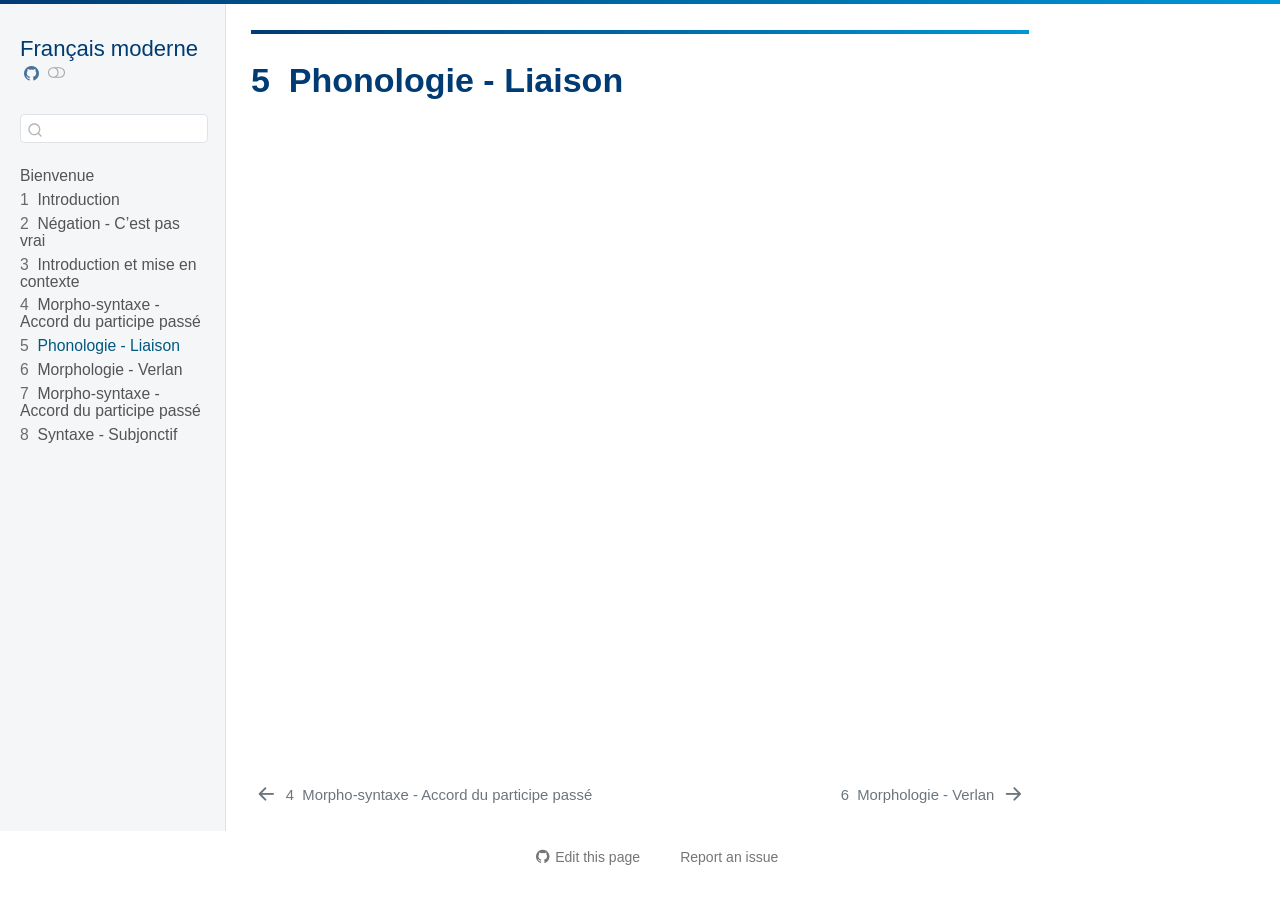
<file: 34276fe540e7d8644f40c732cc3715f1bdceae5a/chapters/003-phonologie-liaison.html>
<!DOCTYPE html>
<html xmlns="http://www.w3.org/1999/xhtml" lang="en" xml:lang="en"><head>

<meta charset="utf-8">
<meta name="generator" content="quarto-1.10.18">

<meta name="viewport" content="width=device-width, initial-scale=1.0, user-scalable=yes">


<title>5&nbsp; Phonologie - Liaison – Français moderne</title>
<style>
/* Default styles provided by pandoc.
** See https://pandoc.org/MANUAL.html#variables-for-html for config info.
*/
span.smallcaps{font-variant: small-caps;}
div.columns{display: flex; gap: 1.5em;}
div.column{flex: auto;}
@media screen {
div.columns{gap: min(4vw, 1.5em);}
div.column{overflow-x: auto;}
}
div.hanging-indent{margin-left: 1.5em; text-indent: -1.5em;}
ul.task-list{list-style: none;}
ul.task-list li input[type="checkbox"] {
  width: 0.8em;
  margin: 0 0.8em 0.2em -1em; /* quarto-specific, see https://github.com/quarto-dev/quarto-cli/issues/4556 */ 
  vertical-align: middle;
}
</style>


<script src="../site_libs/quarto-nav/quarto-nav.js"></script>
<script src="../site_libs/quarto-nav/headroom.min.js"></script>
<script src="../site_libs/clipboard/clipboard.min.js"></script>
<script src="../site_libs/quarto-search/autocomplete.umd.js"></script>
<script src="../site_libs/quarto-search/fuse.min.js"></script>
<script src="../site_libs/quarto-search/quarto-search.js"></script>
<meta name="quarto:offset" content="../">
<link href="../chapters/004-morphologie-verlan.html" rel="next">
<link href="../chapters/002-phonologie-voyelles.html" rel="prev">
<script src="../site_libs/quarto-html/quarto.js" type="module"></script>
<script src="../site_libs/quarto-html/tabsets/tabsets.js" type="module"></script>
<script src="../site_libs/quarto-html/popper.min.js"></script>
<script src="../site_libs/quarto-html/tippy.umd.min.js"></script>
<script src="../site_libs/quarto-html/anchor.min.js"></script>
<link href="../site_libs/quarto-html/tippy.css" rel="stylesheet">
<link href="../site_libs/quarto-html/quarto-syntax-highlighting-64a204ab8560d761af7679ceaba22944.css" rel="stylesheet" class="quarto-color-scheme" id="quarto-text-highlighting-styles">
<link href="../site_libs/quarto-html/quarto-syntax-highlighting-dark-b85bc7c33db8c58e0ec93c3465666fed.css" rel="stylesheet" class="quarto-color-scheme quarto-color-alternate" id="quarto-text-highlighting-styles">
<link href="../site_libs/quarto-html/quarto-syntax-highlighting-64a204ab8560d761af7679ceaba22944.css" rel="stylesheet" class="quarto-color-scheme-extra" id="quarto-text-highlighting-styles">
<script src="../site_libs/bootstrap/bootstrap.min.js"></script>
<link href="../site_libs/bootstrap/bootstrap-icons.css" rel="stylesheet">
<link href="../site_libs/bootstrap/bootstrap-ca90d1db7a292d3fa245c9357a1704e5.min.css" rel="stylesheet" append-hash="true" class="quarto-color-scheme" id="quarto-bootstrap" data-mode="light">
<link href="../site_libs/bootstrap/bootstrap-dark-c1e868a6436b556597637dddffadc8bd.min.css" rel="stylesheet" append-hash="true" class="quarto-color-scheme quarto-color-alternate" id="quarto-bootstrap" data-mode="dark">
<link href="../site_libs/bootstrap/bootstrap-ca90d1db7a292d3fa245c9357a1704e5.min.css" rel="stylesheet" append-hash="true" class="quarto-color-scheme-extra" id="quarto-bootstrap" data-mode="light">
<script id="quarto-search-options" type="application/json">{
  "location": "sidebar",
  "copy-button": false,
  "collapse-after": 3,
  "panel-placement": "start",
  "type": "textbox",
  "limit": 50,
  "keyboard-shortcut": [
    "f",
    "/",
    "s"
  ],
  "show-item-context": false,
  "language": {
    "search-no-results-text": "No results",
    "search-matching-documents-text": "matching documents",
    "search-copy-link-title": "Copy link to search",
    "search-hide-matches-text": "Hide additional matches",
    "search-more-match-text": "more match in this document",
    "search-more-matches-text": "more matches in this document",
    "search-clear-button-title": "Clear",
    "search-text-placeholder": "",
    "search-detached-cancel-button-title": "Cancel",
    "search-submit-button-title": "Submit",
    "search-label": "Search"
  }
}</script>


</head>

<body class="nav-sidebar docked quarto-light"><script id="quarto-html-before-body" type="application/javascript">
    const toggleBodyColorMode = (bsSheetEl) => {
      const mode = bsSheetEl.getAttribute("data-mode");
      const bodyEl = window.document.querySelector("body");
      if (mode === "dark") {
        bodyEl.classList.add("quarto-dark");
        bodyEl.classList.remove("quarto-light");
      } else {
        bodyEl.classList.add("quarto-light");
        bodyEl.classList.remove("quarto-dark");
      }
    }
    const toggleBodyColorPrimary = () => {
      const bsSheetEl = window.document.querySelector("link#quarto-bootstrap:not([rel=disabled-stylesheet])");
      if (bsSheetEl) {
        toggleBodyColorMode(bsSheetEl);
      }
    }
    const setColorSchemeToggle = (alternate) => {
      const toggles = window.document.querySelectorAll('.quarto-color-scheme-toggle');
      for (let i=0; i < toggles.length; i++) {
        const toggle = toggles[i];
        if (toggle) {
          if (alternate) {
            toggle.classList.add("alternate");
          } else {
            toggle.classList.remove("alternate");
          }
        }
      }
    };
    const toggleColorMode = (alternate) => {
      // Switch the stylesheets
      const primaryStylesheets = window.document.querySelectorAll('link.quarto-color-scheme:not(.quarto-color-alternate)');
      const alternateStylesheets = window.document.querySelectorAll('link.quarto-color-scheme.quarto-color-alternate');
      manageTransitions('#quarto-margin-sidebar .nav-link', false);
      if (alternate) {
        // note: dark is layered on light, we don't disable primary!
        enableStylesheet(alternateStylesheets);
        for (const sheetNode of alternateStylesheets) {
          if (sheetNode.id === "quarto-bootstrap") {
            toggleBodyColorMode(sheetNode);
          }
        }
      } else {
        disableStylesheet(alternateStylesheets);
        enableStylesheet(primaryStylesheets)
        toggleBodyColorPrimary();
      }
      manageTransitions('#quarto-margin-sidebar .nav-link', true);
      // Switch the toggles
      setColorSchemeToggle(alternate)
      // Hack to workaround the fact that safari doesn't
      // properly recolor the scrollbar when toggling (#1455)
      if (navigator.userAgent.indexOf('Safari') > 0 && navigator.userAgent.indexOf('Chrome') == -1) {
        manageTransitions("body", false);
        window.scrollTo(0, 1);
        setTimeout(() => {
          window.scrollTo(0, 0);
          manageTransitions("body", true);
        }, 40);
      }
    }
    const disableStylesheet = (stylesheets) => {
      for (let i=0; i < stylesheets.length; i++) {
        const stylesheet = stylesheets[i];
        stylesheet.rel = 'disabled-stylesheet';
      }
    }
    const enableStylesheet = (stylesheets) => {
      for (let i=0; i < stylesheets.length; i++) {
        const stylesheet = stylesheets[i];
        if(stylesheet.rel !== 'stylesheet') { // for Chrome, which will still FOUC without this check
          stylesheet.rel = 'stylesheet';
        }
      }
    }
    const manageTransitions = (selector, allowTransitions) => {
      const els = window.document.querySelectorAll(selector);
      for (let i=0; i < els.length; i++) {
        const el = els[i];
        if (allowTransitions) {
          el.classList.remove('notransition');
        } else {
          el.classList.add('notransition');
        }
      }
    }
    const isFileUrl = () => {
      return window.location.protocol === 'file:';
    }
    const hasAlternateSentinel = () => {
      let styleSentinel = getColorSchemeSentinel();
      if (styleSentinel !== null) {
        return styleSentinel === "alternate";
      } else {
        return false;
      }
    }
    const setStyleSentinel = (alternate) => {
      const value = alternate ? "alternate" : "default";
      if (!isFileUrl()) {
        window.localStorage.setItem("quarto-color-scheme", value);
      } else {
        localAlternateSentinel = value;
      }
    }
    const getColorSchemeSentinel = () => {
      if (!isFileUrl()) {
        const storageValue = window.localStorage.getItem("quarto-color-scheme");
        return storageValue != null ? storageValue : localAlternateSentinel;
      } else {
        return localAlternateSentinel;
      }
    }
    const toggleGiscusIfUsed = (isAlternate, darkModeDefault) => {
      const baseTheme = document.querySelector('#giscus-base-theme')?.value ?? 'light';
      const alternateTheme = document.querySelector('#giscus-alt-theme')?.value ?? 'dark';
      let newTheme = '';
      if(authorPrefersDark) {
        newTheme = isAlternate ? baseTheme : alternateTheme;
      } else {
        newTheme = isAlternate ? alternateTheme : baseTheme;
      }
      const changeGiscusTheme = () => {
        // From: https://github.com/giscus/giscus/issues/336
        const sendMessage = (message) => {
          const iframe = document.querySelector('iframe.giscus-frame');
          if (!iframe) return;
          iframe.contentWindow.postMessage({ giscus: message }, 'https://giscus.app');
        }
        sendMessage({
          setConfig: {
            theme: newTheme
          }
        });
      }
      const isGiscussLoaded = window.document.querySelector('iframe.giscus-frame') !== null;
      if (isGiscussLoaded) {
        changeGiscusTheme();
      }
    };
    const authorPrefersDark = false;
    const darkModeDefault = authorPrefersDark;
      document.querySelector('link#quarto-text-highlighting-styles.quarto-color-scheme-extra').rel = 'disabled-stylesheet';
      document.querySelector('link#quarto-bootstrap.quarto-color-scheme-extra').rel = 'disabled-stylesheet';
    let localAlternateSentinel = darkModeDefault ? 'alternate' : 'default';
    // Dark / light mode switch
    window.quartoToggleColorScheme = () => {
      // Read the current dark / light value
      let toAlternate = !hasAlternateSentinel();
      toggleColorMode(toAlternate);
      setStyleSentinel(toAlternate);
      toggleGiscusIfUsed(toAlternate, darkModeDefault);
      window.dispatchEvent(new Event('resize'));
    };
    // Switch to dark mode if need be
    if (hasAlternateSentinel()) {
      toggleColorMode(true);
    } else {
      toggleColorMode(false);
    }
  </script>

<div id="quarto-search-results"></div>
  <header id="quarto-header" class="headroom fixed-top">
  <nav class="quarto-secondary-nav">
    <div class="container-fluid d-flex">
      <button type="button" class="quarto-btn-toggle btn" data-bs-toggle="collapse" role="button" data-bs-target=".quarto-sidebar-collapse-item" aria-controls="quarto-sidebar" aria-expanded="false" aria-label="Toggle sidebar navigation" onclick="if (window.quartoToggleHeadroom) { window.quartoToggleHeadroom(); }">
        <i class="bi bi-layout-text-sidebar-reverse"></i>
      </button>
        <nav class="quarto-page-breadcrumbs" aria-label="breadcrumb"><ol class="breadcrumb"><li class="breadcrumb-item"><a href="../chapters/003-phonologie-liaison.html"><span class="chapter-number">5</span>&nbsp; <span class="chapter-title">Phonologie - Liaison</span></a></li></ol></nav>
        <a class="flex-grow-1" role="navigation" data-bs-toggle="collapse" data-bs-target=".quarto-sidebar-collapse-item" aria-controls="quarto-sidebar" aria-expanded="false" aria-label="Toggle sidebar navigation" onclick="if (window.quartoToggleHeadroom) { window.quartoToggleHeadroom(); }">      
        </a>
      <button type="button" class="btn quarto-search-button" aria-label="Search" onclick="window.quartoOpenSearch();">
        <i class="bi bi-search"></i>
      </button>
    </div>
  </nav>
</header>
<!-- content -->
<div id="quarto-content" class="quarto-container page-columns page-rows-contents page-layout-article">
<!-- sidebar -->
  <nav id="quarto-sidebar" class="sidebar collapse collapse-horizontal quarto-sidebar-collapse-item sidebar-navigation docked overflow-auto">
    <div class="pt-lg-2 mt-2 text-left sidebar-header">
    <div class="sidebar-title mb-0 py-0">
      <a href="../">Français moderne</a> 
        <div class="sidebar-tools-main">
    <a href="https://github.com/YOUR-ORG/Teaching" title="Source Code" class="quarto-navigation-tool px-1" aria-label="Source Code"><i class="bi bi-github"></i></a>
  <a href="" class="quarto-color-scheme-toggle quarto-navigation-tool  px-1" onclick="window.quartoToggleColorScheme(); return false;" title="Toggle dark mode"><i class="bi"></i></a>
</div>
    </div>
      </div>
        <div class="mt-2 flex-shrink-0 align-items-center">
        <div class="sidebar-search">
        <div id="quarto-search" class="" title="Search"></div>
        </div>
        </div>
    <div class="sidebar-menu-container"> 
    <ul class="list-unstyled mt-1">
        <li class="sidebar-item">
  <div class="sidebar-item-container"> 
  <a href="../index.html" class="sidebar-item-text sidebar-link">
 <span class="menu-text">Bienvenue</span></a>
  </div>
</li>
        <li class="sidebar-item">
  <div class="sidebar-item-container"> 
  <a href="../chapters/000-intro.html" class="sidebar-item-text sidebar-link">
 <span class="menu-text"><span class="chapter-number">1</span>&nbsp; <span class="chapter-title">Introduction</span></span></a>
  </div>
</li>
        <li class="sidebar-item">
  <div class="sidebar-item-container"> 
  <a href="../chapters/001-phonetique-affrication.html" class="sidebar-item-text sidebar-link">
 <span class="menu-text"><span class="chapter-number">2</span>&nbsp; <span class="chapter-title">Négation - C’est pas vrai</span></span></a>
  </div>
</li>
        <li class="sidebar-item">
  <div class="sidebar-item-container"> 
  <a href="../chapters/001A-intro-corpus.html" class="sidebar-item-text sidebar-link">
 <span class="menu-text"><span class="chapter-number">3</span>&nbsp; <span class="chapter-title">Introduction et mise en contexte</span></span></a>
  </div>
</li>
        <li class="sidebar-item">
  <div class="sidebar-item-container"> 
  <a href="../chapters/002-phonologie-voyelles.html" class="sidebar-item-text sidebar-link">
 <span class="menu-text"><span class="chapter-number">4</span>&nbsp; <span class="chapter-title">Morpho-syntaxe - Accord du participe passé</span></span></a>
  </div>
</li>
        <li class="sidebar-item">
  <div class="sidebar-item-container"> 
  <a href="../chapters/003-phonologie-liaison.html" class="sidebar-item-text sidebar-link active">
 <span class="menu-text"><span class="chapter-number">5</span>&nbsp; <span class="chapter-title">Phonologie - Liaison</span></span></a>
  </div>
</li>
        <li class="sidebar-item">
  <div class="sidebar-item-container"> 
  <a href="../chapters/004-morphologie-verlan.html" class="sidebar-item-text sidebar-link">
 <span class="menu-text"><span class="chapter-number">6</span>&nbsp; <span class="chapter-title">Morphologie - Verlan</span></span></a>
  </div>
</li>
        <li class="sidebar-item">
  <div class="sidebar-item-container"> 
  <a href="../chapters/005-morphosyntaxe-participe-passe.html" class="sidebar-item-text sidebar-link">
 <span class="menu-text"><span class="chapter-number">7</span>&nbsp; <span class="chapter-title">Morpho-syntaxe - Accord du participe passé</span></span></a>
  </div>
</li>
        <li class="sidebar-item">
  <div class="sidebar-item-container"> 
  <a href="../chapters/006-syntaxe-subjonctif.html" class="sidebar-item-text sidebar-link">
 <span class="menu-text"><span class="chapter-number">8</span>&nbsp; <span class="chapter-title">Syntaxe - Subjonctif</span></span></a>
  </div>
</li>
    </ul>
    </div>
</nav>
<div id="quarto-sidebar-glass" class="quarto-sidebar-collapse-item" data-bs-toggle="collapse" data-bs-target=".quarto-sidebar-collapse-item"></div>
<!-- margin-sidebar -->
    <div id="quarto-margin-sidebar" class="sidebar margin-sidebar zindex-bottom">
        
    </div>
<!-- main -->
<main class="content" id="quarto-document-content">


<header id="title-block-header" class="quarto-title-block default">
<div class="quarto-title">
<h1 class="title"><span class="chapter-number">5</span>&nbsp; <span class="chapter-title">Phonologie - Liaison</span></h1>
</div>



<div class="quarto-title-meta">

    
  
    
  </div>
  


</header>


<div class="hidden">
<section id="introduction---le-discours-publique" class="level2" data-number="5.1">
<h2 data-number="5.1" class="anchored" data-anchor-id="introduction---le-discours-publique"><span class="header-section-number">5.1</span> Introduction - le discours publique</h2>
</section>
<section id="les-données-linguistiques-en-français" class="level2" data-number="5.2">
<h2 data-number="5.2" class="anchored" data-anchor-id="les-données-linguistiques-en-français"><span class="header-section-number">5.2</span> Les données linguistiques en français</h2>
</section>
<section id="les-données-linguistiques-ailleurs-dans-le-monde" class="level2" data-number="5.3">
<h2 data-number="5.3" class="anchored" data-anchor-id="les-données-linguistiques-ailleurs-dans-le-monde"><span class="header-section-number">5.3</span> Les données linguistiques ailleurs dans le monde</h2>
</section>
<section id="considération-théoriques" class="level2" data-number="5.4">
<h2 data-number="5.4" class="anchored" data-anchor-id="considération-théoriques"><span class="header-section-number">5.4</span> Considération théoriques</h2>
</section>
<section id="synthèse" class="level2" data-number="5.5">
<h2 data-number="5.5" class="anchored" data-anchor-id="synthèse"><span class="header-section-number">5.5</span> Synthèse</h2>
</section>
</div>



</main> <!-- /main -->
<script id="quarto-html-after-body" type="application/javascript">
  window.document.addEventListener("DOMContentLoaded", function (event) {
    // Ensure there is a toggle, if there isn't float one in the top right
    if (window.document.querySelector('.quarto-color-scheme-toggle') === null) {
      const a = window.document.createElement('a');
      a.classList.add('top-right');
      a.classList.add('quarto-color-scheme-toggle');
      a.href = "";
      a.onclick = function() { try { window.quartoToggleColorScheme(); } catch {} return false; };
      const i = window.document.createElement("i");
      i.classList.add('bi');
      a.appendChild(i);
      window.document.body.appendChild(a);
    }
    setColorSchemeToggle(hasAlternateSentinel())
    const icon = "";
    const anchorJS = new window.AnchorJS();
    anchorJS.options = {
      placement: 'right',
      icon: icon
    };
    anchorJS.add('.anchored');
    const isCodeAnnotation = (el) => {
      for (const clz of el.classList) {
        if (clz.startsWith('code-annotation-')) {                     
          return true;
        }
      }
      return false;
    }
    const onCopySuccess = function(e) {
      // button target
      const button = e.trigger;
      // don't keep focus
      button.blur();
      // flash "checked"
      button.classList.add('code-copy-button-checked');
      var currentTitle = button.getAttribute("title");
      button.setAttribute("title", "Copied!");
      let tooltip;
      if (window.bootstrap) {
        button.setAttribute("data-bs-toggle", "tooltip");
        button.setAttribute("data-bs-placement", "left");
        button.setAttribute("data-bs-title", "Copied!");
        tooltip = new bootstrap.Tooltip(button, 
          { trigger: "manual", 
            customClass: "code-copy-button-tooltip",
            offset: [0, -8]});
        tooltip.show();    
      }
      setTimeout(function() {
        if (tooltip) {
          tooltip.hide();
          button.removeAttribute("data-bs-title");
          button.removeAttribute("data-bs-toggle");
          button.removeAttribute("data-bs-placement");
        }
        button.setAttribute("title", currentTitle);
        button.classList.remove('code-copy-button-checked');
      }, 1000);
      // clear code selection
      e.clearSelection();
    }
    const getTextToCopy = function(trigger) {
      const outerScaffold = trigger.parentElement.cloneNode(true);
      const codeEl = outerScaffold.querySelector('code');
      for (const childEl of codeEl.children) {
        if (isCodeAnnotation(childEl)) {
          childEl.remove();
        }
      }
      return codeEl.innerText;
    }
    const clipboard = new window.ClipboardJS('.code-copy-button:not([data-in-quarto-modal])', {
      text: getTextToCopy
    });
    clipboard.on('success', onCopySuccess);
    if (window.document.getElementById('quarto-embedded-source-code-modal')) {
      const clipboardModal = new window.ClipboardJS('.code-copy-button[data-in-quarto-modal]', {
        text: getTextToCopy,
        container: window.document.getElementById('quarto-embedded-source-code-modal')
      });
      clipboardModal.on('success', onCopySuccess);
    }
      var localhostRegex = new RegExp(/^(?:http|https):\/\/localhost\:?[0-9]*\//);
      var mailtoRegex = new RegExp(/^mailto:/);
        var filterRegex = new RegExp('/' + window.location.host + '/');
      var isInternal = (href) => {
          return filterRegex.test(href) || localhostRegex.test(href) || mailtoRegex.test(href);
      }
      // Inspect non-navigation links and adorn them if external
     var links = window.document.querySelectorAll('a[href]:not(.nav-link):not(.navbar-brand):not(.toc-action):not(.sidebar-link):not(.sidebar-item-toggle):not(.pagination-link):not(.no-external):not([aria-hidden]):not(.dropdown-item):not(.quarto-navigation-tool):not(.about-link)');
      for (var i=0; i<links.length; i++) {
        const link = links[i];
        if (!isInternal(link.href)) {
          // undo the damage that might have been done by quarto-nav.js in the case of
          // links that we want to consider external
          if (link.dataset.originalHref !== undefined) {
            link.href = link.dataset.originalHref;
          }
        }
      }
    function tippyHover(el, contentFn, onTriggerFn, onUntriggerFn) {
      const config = {
        allowHTML: true,
        maxWidth: 500,
        delay: 100,
        arrow: false,
        appendTo: function(el) {
            return el.parentElement;
        },
        interactive: true,
        interactiveBorder: 10,
        theme: 'quarto',
        placement: 'bottom-start',
      };
      if (contentFn) {
        config.content = contentFn;
      }
      if (onTriggerFn) {
        config.onTrigger = onTriggerFn;
      }
      if (onUntriggerFn) {
        config.onUntrigger = onUntriggerFn;
      }
      window.tippy(el, config); 
    }
    const noterefs = window.document.querySelectorAll('a[role="doc-noteref"]');
    for (var i=0; i<noterefs.length; i++) {
      const ref = noterefs[i];
      tippyHover(ref, function() {
        // use id or data attribute instead here
        let href = ref.getAttribute('data-footnote-href') || ref.getAttribute('href');
        try { href = new URL(href).hash; } catch {}
        const id = href.replace(/^#\/?/, "");
        const note = window.document.getElementById(id);
        if (note) {
          return note.innerHTML;
        } else {
          return "";
        }
      });
    }
    const xrefs = window.document.querySelectorAll('a.quarto-xref');
    const processXRef = (id, note) => {
      // Strip column container classes
      const stripColumnClz = (el) => {
        el.classList.remove("page-full", "page-columns");
        if (el.children) {
          for (const child of el.children) {
            stripColumnClz(child);
          }
        }
      }
      stripColumnClz(note)
      if (id === null || id.startsWith('sec-')) {
        // Special case sections, only their first couple elements
        const container = document.createElement("div");
        if (note.children && note.children.length > 2) {
          container.appendChild(note.children[0].cloneNode(true));
          for (let i = 1; i < note.children.length; i++) {
            const child = note.children[i];
            if (child.tagName === "P" && child.innerText === "") {
              continue;
            } else {
              container.appendChild(child.cloneNode(true));
              break;
            }
          }
          if (window.Quarto?.typesetMath) {
            window.Quarto.typesetMath(container);
          }
          return container.innerHTML
        } else {
          if (window.Quarto?.typesetMath) {
            window.Quarto.typesetMath(note);
          }
          return note.innerHTML;
        }
      } else {
        // Remove any anchor links if they are present
        const anchorLink = note.querySelector('a.anchorjs-link');
        if (anchorLink) {
          anchorLink.remove();
        }
        if (window.Quarto?.typesetMath) {
          window.Quarto.typesetMath(note);
        }
        if (note.classList.contains("callout")) {
          return note.outerHTML;
        } else {
          return note.innerHTML;
        }
      }
    }
    for (var i=0; i<xrefs.length; i++) {
      const xref = xrefs[i];
      tippyHover(xref, undefined, function(instance) {
        instance.disable();
        let url = xref.getAttribute('href');
        let hash = undefined; 
        if (url.startsWith('#')) {
          hash = url;
        } else {
          try { hash = new URL(url).hash; } catch {}
        }
        if (hash) {
          const id = hash.replace(/^#\/?/, "");
          const note = window.document.getElementById(id);
          if (note !== null) {
            try {
              const html = processXRef(id, note.cloneNode(true));
              instance.setContent(html);
            } finally {
              instance.enable();
              instance.show();
            }
          } else {
            // See if we can fetch this
            fetch(url.split('#')[0])
            .then(res => res.text())
            .then(html => {
              const parser = new DOMParser();
              const htmlDoc = parser.parseFromString(html, "text/html");
              const note = htmlDoc.getElementById(id);
              if (note !== null) {
                const html = processXRef(id, note);
                instance.setContent(html);
              } 
            }).finally(() => {
              instance.enable();
              instance.show();
            });
          }
        } else {
          // See if we can fetch a full url (with no hash to target)
          // This is a special case and we should probably do some content thinning / targeting
          fetch(url)
          .then(res => res.text())
          .then(html => {
            const parser = new DOMParser();
            const htmlDoc = parser.parseFromString(html, "text/html");
            const note = htmlDoc.querySelector('main.content');
            if (note !== null) {
              // This should only happen for chapter cross references
              // (since there is no id in the URL)
              // remove the first header
              if (note.children.length > 0 && note.children[0].tagName === "HEADER") {
                note.children[0].remove();
              }
              const html = processXRef(null, note);
              instance.setContent(html);
            } 
          }).finally(() => {
            instance.enable();
            instance.show();
          });
        }
      }, function(instance) {
      });
    }
        let selectedAnnoteEl;
        const selectorForAnnotation = ( cell, annotation) => {
          let cellAttr = 'data-code-cell="' + cell + '"';
          let lineAttr = 'data-code-annotation="' +  annotation + '"';
          const selector = 'span[' + cellAttr + '][' + lineAttr + ']';
          return selector;
        }
        const selectCodeLines = (annoteEl) => {
          const doc = window.document;
          const targetCell = annoteEl.getAttribute("data-target-cell");
          const targetAnnotation = annoteEl.getAttribute("data-target-annotation");
          const annoteSpan = window.document.querySelector(selectorForAnnotation(targetCell, targetAnnotation));
          const lines = annoteSpan.getAttribute("data-code-lines").split(",");
          const lineIds = lines.map((line) => {
            return targetCell + "-" + line;
          })
          let top = null;
          let height = null;
          let parent = null;
          if (lineIds.length > 0) {
              //compute the position of the single el (top and bottom and make a div)
              const el = window.document.getElementById(lineIds[0]);
              top = el.offsetTop;
              height = el.offsetHeight;
              parent = el.parentElement.parentElement;
            if (lineIds.length > 1) {
              const lastEl = window.document.getElementById(lineIds[lineIds.length - 1]);
              const bottom = lastEl.offsetTop + lastEl.offsetHeight;
              height = bottom - top;
            }
            if (top !== null && height !== null && parent !== null) {
              // cook up a div (if necessary) and position it 
              let div = window.document.getElementById("code-annotation-line-highlight");
              if (div === null) {
                div = window.document.createElement("div");
                div.setAttribute("id", "code-annotation-line-highlight");
                div.style.position = 'absolute';
                parent.appendChild(div);
              }
              div.style.top = top - 2 + "px";
              div.style.height = height + 4 + "px";
              div.style.left = 0;
              let gutterDiv = window.document.getElementById("code-annotation-line-highlight-gutter");
              if (gutterDiv === null) {
                gutterDiv = window.document.createElement("div");
                gutterDiv.setAttribute("id", "code-annotation-line-highlight-gutter");
                gutterDiv.style.position = 'absolute';
                const codeCell = window.document.getElementById(targetCell);
                const gutter = codeCell.querySelector('.code-annotation-gutter');
                gutter.appendChild(gutterDiv);
              }
              gutterDiv.style.top = top - 2 + "px";
              gutterDiv.style.height = height + 4 + "px";
            }
            selectedAnnoteEl = annoteEl;
          }
        };
        const unselectCodeLines = () => {
          const elementsIds = ["code-annotation-line-highlight", "code-annotation-line-highlight-gutter"];
          elementsIds.forEach((elId) => {
            const div = window.document.getElementById(elId);
            if (div) {
              div.remove();
            }
          });
          selectedAnnoteEl = undefined;
        };
          // Handle positioning of the toggle
      window.addEventListener(
        "resize",
        throttle(() => {
          elRect = undefined;
          if (selectedAnnoteEl) {
            selectCodeLines(selectedAnnoteEl);
          }
        }, 10)
      );
      function throttle(fn, ms) {
      let throttle = false;
      let timer;
        return (...args) => {
          if(!throttle) { // first call gets through
              fn.apply(this, args);
              throttle = true;
          } else { // all the others get throttled
              if(timer) clearTimeout(timer); // cancel #2
              timer = setTimeout(() => {
                fn.apply(this, args);
                timer = throttle = false;
              }, ms);
          }
        };
      }
        // Attach click handler to the DT
        const annoteDls = window.document.querySelectorAll('dt[data-target-cell]');
        for (const annoteDlNode of annoteDls) {
          annoteDlNode.addEventListener('click', (event) => {
            const clickedEl = event.target;
            if (clickedEl !== selectedAnnoteEl) {
              unselectCodeLines();
              const activeEl = window.document.querySelector('dt[data-target-cell].code-annotation-active');
              if (activeEl) {
                activeEl.classList.remove('code-annotation-active');
              }
              selectCodeLines(clickedEl);
              clickedEl.classList.add('code-annotation-active');
            } else {
              // Unselect the line
              unselectCodeLines();
              clickedEl.classList.remove('code-annotation-active');
            }
          });
        }
    const findCites = (el) => {
      const parentEl = el.parentElement;
      if (parentEl) {
        const cites = parentEl.dataset.cites;
        if (cites) {
          return {
            el,
            cites: cites.split(' ')
          };
        } else {
          return findCites(el.parentElement)
        }
      } else {
        return undefined;
      }
    };
    var bibliorefs = window.document.querySelectorAll('a[role="doc-biblioref"]');
    for (var i=0; i<bibliorefs.length; i++) {
      const ref = bibliorefs[i];
      const citeInfo = findCites(ref);
      if (citeInfo) {
        tippyHover(citeInfo.el, function() {
          var popup = window.document.createElement('div');
          citeInfo.cites.forEach(function(cite) {
            var citeDiv = window.document.createElement('div');
            citeDiv.classList.add('hanging-indent');
            citeDiv.classList.add('csl-entry');
            var biblioDiv = window.document.getElementById('ref-' + cite);
            if (biblioDiv) {
              citeDiv.innerHTML = biblioDiv.innerHTML;
            }
            popup.appendChild(citeDiv);
          });
          return popup.innerHTML;
        });
      }
    }
  });
  </script>
<nav class="page-navigation">
  <div class="nav-page nav-page-previous">
      <a href="../chapters/002-phonologie-voyelles.html" class="pagination-link" aria-label="Morpho-syntaxe - Accord du participe passé">
        <i class="bi bi-arrow-left-short"></i> <span class="nav-page-text"><span class="chapter-number">4</span>&nbsp; <span class="chapter-title">Morpho-syntaxe - Accord du participe passé</span></span>
      </a>          
  </div>
  <div class="nav-page nav-page-next">
      <a href="../chapters/004-morphologie-verlan.html" class="pagination-link" aria-label="Morphologie - Verlan">
        <span class="nav-page-text"><span class="chapter-number">6</span>&nbsp; <span class="chapter-title">Morphologie - Verlan</span></span> <i class="bi bi-arrow-right-short"></i>
      </a>
  </div>
</nav>
</div> <!-- /content -->




<footer class="footer"><div class="nav-footer"><div class="nav-footer-center"><div class="toc-actions"><ul><li><a href="https://github.com/YOUR-ORG/Teaching/edit/main/chapters/003-phonologie-liaison.qmd" class="toc-action"><i class="bi bi-github"></i>Edit this page</a></li><li><a href="https://github.com/YOUR-ORG/Teaching/issues/new" class="toc-action"><i class="bi empty"></i>Report an issue</a></li></ul></div></div></div></footer></body></html>
</file>
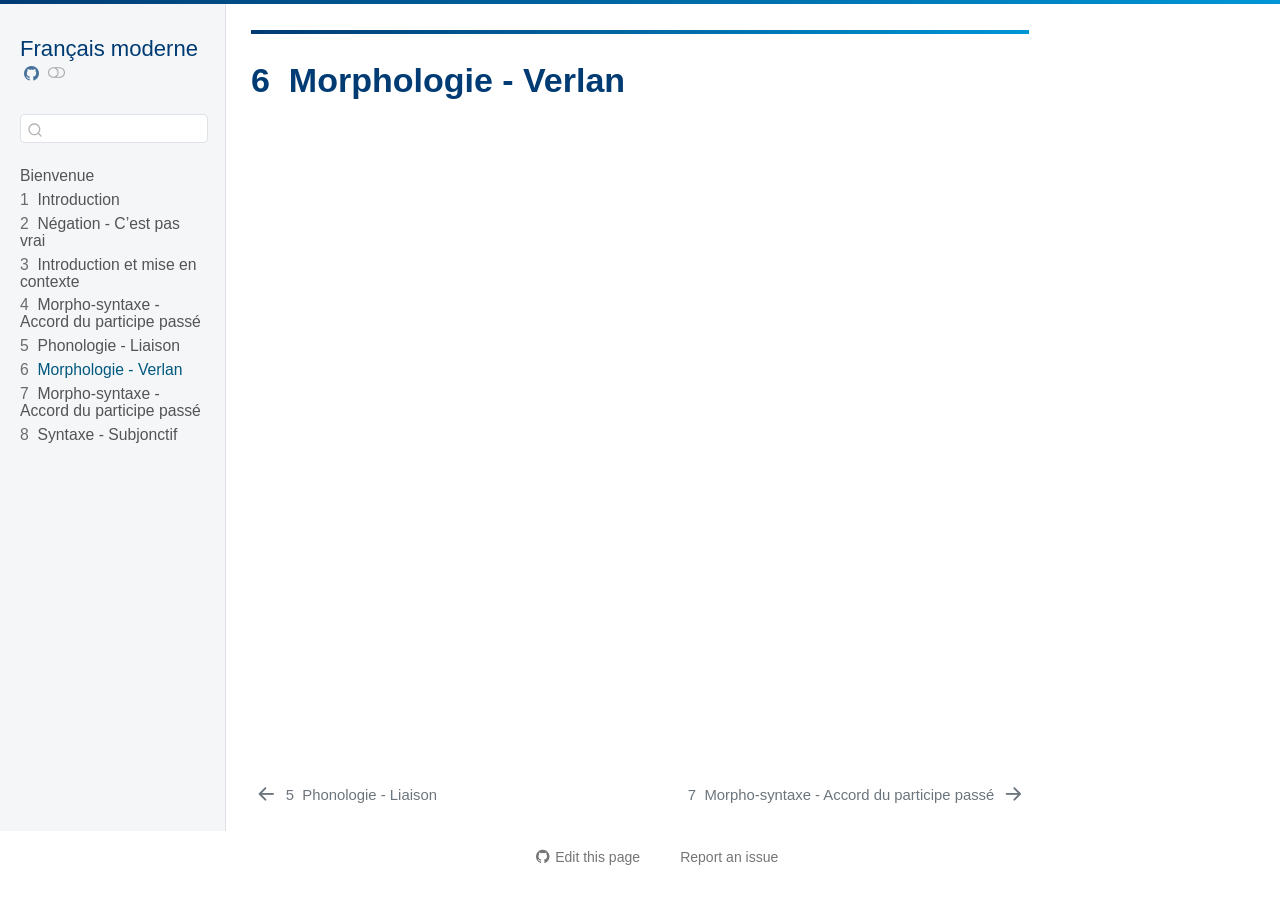
<file: 34276fe540e7d8644f40c732cc3715f1bdceae5a/chapters/004-morphologie-verlan.html>
<!DOCTYPE html>
<html xmlns="http://www.w3.org/1999/xhtml" lang="en" xml:lang="en"><head>

<meta charset="utf-8">
<meta name="generator" content="quarto-1.10.18">

<meta name="viewport" content="width=device-width, initial-scale=1.0, user-scalable=yes">


<title>6&nbsp; Morphologie - Verlan – Français moderne</title>
<style>
/* Default styles provided by pandoc.
** See https://pandoc.org/MANUAL.html#variables-for-html for config info.
*/
span.smallcaps{font-variant: small-caps;}
div.columns{display: flex; gap: 1.5em;}
div.column{flex: auto;}
@media screen {
div.columns{gap: min(4vw, 1.5em);}
div.column{overflow-x: auto;}
}
div.hanging-indent{margin-left: 1.5em; text-indent: -1.5em;}
ul.task-list{list-style: none;}
ul.task-list li input[type="checkbox"] {
  width: 0.8em;
  margin: 0 0.8em 0.2em -1em; /* quarto-specific, see https://github.com/quarto-dev/quarto-cli/issues/4556 */ 
  vertical-align: middle;
}
</style>


<script src="../site_libs/quarto-nav/quarto-nav.js"></script>
<script src="../site_libs/quarto-nav/headroom.min.js"></script>
<script src="../site_libs/clipboard/clipboard.min.js"></script>
<script src="../site_libs/quarto-search/autocomplete.umd.js"></script>
<script src="../site_libs/quarto-search/fuse.min.js"></script>
<script src="../site_libs/quarto-search/quarto-search.js"></script>
<meta name="quarto:offset" content="../">
<link href="../chapters/005-morphosyntaxe-participe-passe.html" rel="next">
<link href="../chapters/003-phonologie-liaison.html" rel="prev">
<script src="../site_libs/quarto-html/quarto.js" type="module"></script>
<script src="../site_libs/quarto-html/tabsets/tabsets.js" type="module"></script>
<script src="../site_libs/quarto-html/popper.min.js"></script>
<script src="../site_libs/quarto-html/tippy.umd.min.js"></script>
<script src="../site_libs/quarto-html/anchor.min.js"></script>
<link href="../site_libs/quarto-html/tippy.css" rel="stylesheet">
<link href="../site_libs/quarto-html/quarto-syntax-highlighting-64a204ab8560d761af7679ceaba22944.css" rel="stylesheet" class="quarto-color-scheme" id="quarto-text-highlighting-styles">
<link href="../site_libs/quarto-html/quarto-syntax-highlighting-dark-b85bc7c33db8c58e0ec93c3465666fed.css" rel="stylesheet" class="quarto-color-scheme quarto-color-alternate" id="quarto-text-highlighting-styles">
<link href="../site_libs/quarto-html/quarto-syntax-highlighting-64a204ab8560d761af7679ceaba22944.css" rel="stylesheet" class="quarto-color-scheme-extra" id="quarto-text-highlighting-styles">
<script src="../site_libs/bootstrap/bootstrap.min.js"></script>
<link href="../site_libs/bootstrap/bootstrap-icons.css" rel="stylesheet">
<link href="../site_libs/bootstrap/bootstrap-ca90d1db7a292d3fa245c9357a1704e5.min.css" rel="stylesheet" append-hash="true" class="quarto-color-scheme" id="quarto-bootstrap" data-mode="light">
<link href="../site_libs/bootstrap/bootstrap-dark-c1e868a6436b556597637dddffadc8bd.min.css" rel="stylesheet" append-hash="true" class="quarto-color-scheme quarto-color-alternate" id="quarto-bootstrap" data-mode="dark">
<link href="../site_libs/bootstrap/bootstrap-ca90d1db7a292d3fa245c9357a1704e5.min.css" rel="stylesheet" append-hash="true" class="quarto-color-scheme-extra" id="quarto-bootstrap" data-mode="light">
<script id="quarto-search-options" type="application/json">{
  "location": "sidebar",
  "copy-button": false,
  "collapse-after": 3,
  "panel-placement": "start",
  "type": "textbox",
  "limit": 50,
  "keyboard-shortcut": [
    "f",
    "/",
    "s"
  ],
  "show-item-context": false,
  "language": {
    "search-no-results-text": "No results",
    "search-matching-documents-text": "matching documents",
    "search-copy-link-title": "Copy link to search",
    "search-hide-matches-text": "Hide additional matches",
    "search-more-match-text": "more match in this document",
    "search-more-matches-text": "more matches in this document",
    "search-clear-button-title": "Clear",
    "search-text-placeholder": "",
    "search-detached-cancel-button-title": "Cancel",
    "search-submit-button-title": "Submit",
    "search-label": "Search"
  }
}</script>


</head>

<body class="nav-sidebar docked quarto-light"><script id="quarto-html-before-body" type="application/javascript">
    const toggleBodyColorMode = (bsSheetEl) => {
      const mode = bsSheetEl.getAttribute("data-mode");
      const bodyEl = window.document.querySelector("body");
      if (mode === "dark") {
        bodyEl.classList.add("quarto-dark");
        bodyEl.classList.remove("quarto-light");
      } else {
        bodyEl.classList.add("quarto-light");
        bodyEl.classList.remove("quarto-dark");
      }
    }
    const toggleBodyColorPrimary = () => {
      const bsSheetEl = window.document.querySelector("link#quarto-bootstrap:not([rel=disabled-stylesheet])");
      if (bsSheetEl) {
        toggleBodyColorMode(bsSheetEl);
      }
    }
    const setColorSchemeToggle = (alternate) => {
      const toggles = window.document.querySelectorAll('.quarto-color-scheme-toggle');
      for (let i=0; i < toggles.length; i++) {
        const toggle = toggles[i];
        if (toggle) {
          if (alternate) {
            toggle.classList.add("alternate");
          } else {
            toggle.classList.remove("alternate");
          }
        }
      }
    };
    const toggleColorMode = (alternate) => {
      // Switch the stylesheets
      const primaryStylesheets = window.document.querySelectorAll('link.quarto-color-scheme:not(.quarto-color-alternate)');
      const alternateStylesheets = window.document.querySelectorAll('link.quarto-color-scheme.quarto-color-alternate');
      manageTransitions('#quarto-margin-sidebar .nav-link', false);
      if (alternate) {
        // note: dark is layered on light, we don't disable primary!
        enableStylesheet(alternateStylesheets);
        for (const sheetNode of alternateStylesheets) {
          if (sheetNode.id === "quarto-bootstrap") {
            toggleBodyColorMode(sheetNode);
          }
        }
      } else {
        disableStylesheet(alternateStylesheets);
        enableStylesheet(primaryStylesheets)
        toggleBodyColorPrimary();
      }
      manageTransitions('#quarto-margin-sidebar .nav-link', true);
      // Switch the toggles
      setColorSchemeToggle(alternate)
      // Hack to workaround the fact that safari doesn't
      // properly recolor the scrollbar when toggling (#1455)
      if (navigator.userAgent.indexOf('Safari') > 0 && navigator.userAgent.indexOf('Chrome') == -1) {
        manageTransitions("body", false);
        window.scrollTo(0, 1);
        setTimeout(() => {
          window.scrollTo(0, 0);
          manageTransitions("body", true);
        }, 40);
      }
    }
    const disableStylesheet = (stylesheets) => {
      for (let i=0; i < stylesheets.length; i++) {
        const stylesheet = stylesheets[i];
        stylesheet.rel = 'disabled-stylesheet';
      }
    }
    const enableStylesheet = (stylesheets) => {
      for (let i=0; i < stylesheets.length; i++) {
        const stylesheet = stylesheets[i];
        if(stylesheet.rel !== 'stylesheet') { // for Chrome, which will still FOUC without this check
          stylesheet.rel = 'stylesheet';
        }
      }
    }
    const manageTransitions = (selector, allowTransitions) => {
      const els = window.document.querySelectorAll(selector);
      for (let i=0; i < els.length; i++) {
        const el = els[i];
        if (allowTransitions) {
          el.classList.remove('notransition');
        } else {
          el.classList.add('notransition');
        }
      }
    }
    const isFileUrl = () => {
      return window.location.protocol === 'file:';
    }
    const hasAlternateSentinel = () => {
      let styleSentinel = getColorSchemeSentinel();
      if (styleSentinel !== null) {
        return styleSentinel === "alternate";
      } else {
        return false;
      }
    }
    const setStyleSentinel = (alternate) => {
      const value = alternate ? "alternate" : "default";
      if (!isFileUrl()) {
        window.localStorage.setItem("quarto-color-scheme", value);
      } else {
        localAlternateSentinel = value;
      }
    }
    const getColorSchemeSentinel = () => {
      if (!isFileUrl()) {
        const storageValue = window.localStorage.getItem("quarto-color-scheme");
        return storageValue != null ? storageValue : localAlternateSentinel;
      } else {
        return localAlternateSentinel;
      }
    }
    const toggleGiscusIfUsed = (isAlternate, darkModeDefault) => {
      const baseTheme = document.querySelector('#giscus-base-theme')?.value ?? 'light';
      const alternateTheme = document.querySelector('#giscus-alt-theme')?.value ?? 'dark';
      let newTheme = '';
      if(authorPrefersDark) {
        newTheme = isAlternate ? baseTheme : alternateTheme;
      } else {
        newTheme = isAlternate ? alternateTheme : baseTheme;
      }
      const changeGiscusTheme = () => {
        // From: https://github.com/giscus/giscus/issues/336
        const sendMessage = (message) => {
          const iframe = document.querySelector('iframe.giscus-frame');
          if (!iframe) return;
          iframe.contentWindow.postMessage({ giscus: message }, 'https://giscus.app');
        }
        sendMessage({
          setConfig: {
            theme: newTheme
          }
        });
      }
      const isGiscussLoaded = window.document.querySelector('iframe.giscus-frame') !== null;
      if (isGiscussLoaded) {
        changeGiscusTheme();
      }
    };
    const authorPrefersDark = false;
    const darkModeDefault = authorPrefersDark;
      document.querySelector('link#quarto-text-highlighting-styles.quarto-color-scheme-extra').rel = 'disabled-stylesheet';
      document.querySelector('link#quarto-bootstrap.quarto-color-scheme-extra').rel = 'disabled-stylesheet';
    let localAlternateSentinel = darkModeDefault ? 'alternate' : 'default';
    // Dark / light mode switch
    window.quartoToggleColorScheme = () => {
      // Read the current dark / light value
      let toAlternate = !hasAlternateSentinel();
      toggleColorMode(toAlternate);
      setStyleSentinel(toAlternate);
      toggleGiscusIfUsed(toAlternate, darkModeDefault);
      window.dispatchEvent(new Event('resize'));
    };
    // Switch to dark mode if need be
    if (hasAlternateSentinel()) {
      toggleColorMode(true);
    } else {
      toggleColorMode(false);
    }
  </script>

<div id="quarto-search-results"></div>
  <header id="quarto-header" class="headroom fixed-top">
  <nav class="quarto-secondary-nav">
    <div class="container-fluid d-flex">
      <button type="button" class="quarto-btn-toggle btn" data-bs-toggle="collapse" role="button" data-bs-target=".quarto-sidebar-collapse-item" aria-controls="quarto-sidebar" aria-expanded="false" aria-label="Toggle sidebar navigation" onclick="if (window.quartoToggleHeadroom) { window.quartoToggleHeadroom(); }">
        <i class="bi bi-layout-text-sidebar-reverse"></i>
      </button>
        <nav class="quarto-page-breadcrumbs" aria-label="breadcrumb"><ol class="breadcrumb"><li class="breadcrumb-item"><a href="../chapters/004-morphologie-verlan.html"><span class="chapter-number">6</span>&nbsp; <span class="chapter-title">Morphologie - Verlan</span></a></li></ol></nav>
        <a class="flex-grow-1" role="navigation" data-bs-toggle="collapse" data-bs-target=".quarto-sidebar-collapse-item" aria-controls="quarto-sidebar" aria-expanded="false" aria-label="Toggle sidebar navigation" onclick="if (window.quartoToggleHeadroom) { window.quartoToggleHeadroom(); }">      
        </a>
      <button type="button" class="btn quarto-search-button" aria-label="Search" onclick="window.quartoOpenSearch();">
        <i class="bi bi-search"></i>
      </button>
    </div>
  </nav>
</header>
<!-- content -->
<div id="quarto-content" class="quarto-container page-columns page-rows-contents page-layout-article">
<!-- sidebar -->
  <nav id="quarto-sidebar" class="sidebar collapse collapse-horizontal quarto-sidebar-collapse-item sidebar-navigation docked overflow-auto">
    <div class="pt-lg-2 mt-2 text-left sidebar-header">
    <div class="sidebar-title mb-0 py-0">
      <a href="../">Français moderne</a> 
        <div class="sidebar-tools-main">
    <a href="https://github.com/YOUR-ORG/Teaching" title="Source Code" class="quarto-navigation-tool px-1" aria-label="Source Code"><i class="bi bi-github"></i></a>
  <a href="" class="quarto-color-scheme-toggle quarto-navigation-tool  px-1" onclick="window.quartoToggleColorScheme(); return false;" title="Toggle dark mode"><i class="bi"></i></a>
</div>
    </div>
      </div>
        <div class="mt-2 flex-shrink-0 align-items-center">
        <div class="sidebar-search">
        <div id="quarto-search" class="" title="Search"></div>
        </div>
        </div>
    <div class="sidebar-menu-container"> 
    <ul class="list-unstyled mt-1">
        <li class="sidebar-item">
  <div class="sidebar-item-container"> 
  <a href="../index.html" class="sidebar-item-text sidebar-link">
 <span class="menu-text">Bienvenue</span></a>
  </div>
</li>
        <li class="sidebar-item">
  <div class="sidebar-item-container"> 
  <a href="../chapters/000-intro.html" class="sidebar-item-text sidebar-link">
 <span class="menu-text"><span class="chapter-number">1</span>&nbsp; <span class="chapter-title">Introduction</span></span></a>
  </div>
</li>
        <li class="sidebar-item">
  <div class="sidebar-item-container"> 
  <a href="../chapters/001-phonetique-affrication.html" class="sidebar-item-text sidebar-link">
 <span class="menu-text"><span class="chapter-number">2</span>&nbsp; <span class="chapter-title">Négation - C’est pas vrai</span></span></a>
  </div>
</li>
        <li class="sidebar-item">
  <div class="sidebar-item-container"> 
  <a href="../chapters/001A-intro-corpus.html" class="sidebar-item-text sidebar-link">
 <span class="menu-text"><span class="chapter-number">3</span>&nbsp; <span class="chapter-title">Introduction et mise en contexte</span></span></a>
  </div>
</li>
        <li class="sidebar-item">
  <div class="sidebar-item-container"> 
  <a href="../chapters/002-phonologie-voyelles.html" class="sidebar-item-text sidebar-link">
 <span class="menu-text"><span class="chapter-number">4</span>&nbsp; <span class="chapter-title">Morpho-syntaxe - Accord du participe passé</span></span></a>
  </div>
</li>
        <li class="sidebar-item">
  <div class="sidebar-item-container"> 
  <a href="../chapters/003-phonologie-liaison.html" class="sidebar-item-text sidebar-link">
 <span class="menu-text"><span class="chapter-number">5</span>&nbsp; <span class="chapter-title">Phonologie - Liaison</span></span></a>
  </div>
</li>
        <li class="sidebar-item">
  <div class="sidebar-item-container"> 
  <a href="../chapters/004-morphologie-verlan.html" class="sidebar-item-text sidebar-link active">
 <span class="menu-text"><span class="chapter-number">6</span>&nbsp; <span class="chapter-title">Morphologie - Verlan</span></span></a>
  </div>
</li>
        <li class="sidebar-item">
  <div class="sidebar-item-container"> 
  <a href="../chapters/005-morphosyntaxe-participe-passe.html" class="sidebar-item-text sidebar-link">
 <span class="menu-text"><span class="chapter-number">7</span>&nbsp; <span class="chapter-title">Morpho-syntaxe - Accord du participe passé</span></span></a>
  </div>
</li>
        <li class="sidebar-item">
  <div class="sidebar-item-container"> 
  <a href="../chapters/006-syntaxe-subjonctif.html" class="sidebar-item-text sidebar-link">
 <span class="menu-text"><span class="chapter-number">8</span>&nbsp; <span class="chapter-title">Syntaxe - Subjonctif</span></span></a>
  </div>
</li>
    </ul>
    </div>
</nav>
<div id="quarto-sidebar-glass" class="quarto-sidebar-collapse-item" data-bs-toggle="collapse" data-bs-target=".quarto-sidebar-collapse-item"></div>
<!-- margin-sidebar -->
    <div id="quarto-margin-sidebar" class="sidebar margin-sidebar zindex-bottom">
        
    </div>
<!-- main -->
<main class="content" id="quarto-document-content">


<header id="title-block-header" class="quarto-title-block default">
<div class="quarto-title">
<h1 class="title"><span class="chapter-number">6</span>&nbsp; <span class="chapter-title">Morphologie - Verlan</span></h1>
</div>



<div class="quarto-title-meta">

    
  
    
  </div>
  


</header>


<div class="hidden">
<p><a href="https://openpublishing.library.umass.edu/amphonology/article/id/3042/download/pdf/" class="uri">https://openpublishing.library.umass.edu/amphonology/article/id/3042/download/pdf/</a></p>
<section id="introduction---le-discours-publique" class="level2" data-number="6.1">
<h2 data-number="6.1" class="anchored" data-anchor-id="introduction---le-discours-publique"><span class="header-section-number">6.1</span> Introduction - le discours publique</h2>
</section>
<section id="les-données-linguistiques-en-français" class="level2" data-number="6.2">
<h2 data-number="6.2" class="anchored" data-anchor-id="les-données-linguistiques-en-français"><span class="header-section-number">6.2</span> Les données linguistiques en français</h2>
</section>
<section id="les-données-linguistiques-ailleurs-dans-le-monde" class="level2" data-number="6.3">
<h2 data-number="6.3" class="anchored" data-anchor-id="les-données-linguistiques-ailleurs-dans-le-monde"><span class="header-section-number">6.3</span> Les données linguistiques ailleurs dans le monde</h2>
</section>
<section id="considération-théoriques" class="level2" data-number="6.4">
<h2 data-number="6.4" class="anchored" data-anchor-id="considération-théoriques"><span class="header-section-number">6.4</span> Considération théoriques</h2>
</section>
<section id="synthèse" class="level2" data-number="6.5">
<h2 data-number="6.5" class="anchored" data-anchor-id="synthèse"><span class="header-section-number">6.5</span> Synthèse</h2>
<p>sdfsdfsdfs</p>
</section>
</div>



</main> <!-- /main -->
<script id="quarto-html-after-body" type="application/javascript">
  window.document.addEventListener("DOMContentLoaded", function (event) {
    // Ensure there is a toggle, if there isn't float one in the top right
    if (window.document.querySelector('.quarto-color-scheme-toggle') === null) {
      const a = window.document.createElement('a');
      a.classList.add('top-right');
      a.classList.add('quarto-color-scheme-toggle');
      a.href = "";
      a.onclick = function() { try { window.quartoToggleColorScheme(); } catch {} return false; };
      const i = window.document.createElement("i");
      i.classList.add('bi');
      a.appendChild(i);
      window.document.body.appendChild(a);
    }
    setColorSchemeToggle(hasAlternateSentinel())
    const icon = "";
    const anchorJS = new window.AnchorJS();
    anchorJS.options = {
      placement: 'right',
      icon: icon
    };
    anchorJS.add('.anchored');
    const isCodeAnnotation = (el) => {
      for (const clz of el.classList) {
        if (clz.startsWith('code-annotation-')) {                     
          return true;
        }
      }
      return false;
    }
    const onCopySuccess = function(e) {
      // button target
      const button = e.trigger;
      // don't keep focus
      button.blur();
      // flash "checked"
      button.classList.add('code-copy-button-checked');
      var currentTitle = button.getAttribute("title");
      button.setAttribute("title", "Copied!");
      let tooltip;
      if (window.bootstrap) {
        button.setAttribute("data-bs-toggle", "tooltip");
        button.setAttribute("data-bs-placement", "left");
        button.setAttribute("data-bs-title", "Copied!");
        tooltip = new bootstrap.Tooltip(button, 
          { trigger: "manual", 
            customClass: "code-copy-button-tooltip",
            offset: [0, -8]});
        tooltip.show();    
      }
      setTimeout(function() {
        if (tooltip) {
          tooltip.hide();
          button.removeAttribute("data-bs-title");
          button.removeAttribute("data-bs-toggle");
          button.removeAttribute("data-bs-placement");
        }
        button.setAttribute("title", currentTitle);
        button.classList.remove('code-copy-button-checked');
      }, 1000);
      // clear code selection
      e.clearSelection();
    }
    const getTextToCopy = function(trigger) {
      const outerScaffold = trigger.parentElement.cloneNode(true);
      const codeEl = outerScaffold.querySelector('code');
      for (const childEl of codeEl.children) {
        if (isCodeAnnotation(childEl)) {
          childEl.remove();
        }
      }
      return codeEl.innerText;
    }
    const clipboard = new window.ClipboardJS('.code-copy-button:not([data-in-quarto-modal])', {
      text: getTextToCopy
    });
    clipboard.on('success', onCopySuccess);
    if (window.document.getElementById('quarto-embedded-source-code-modal')) {
      const clipboardModal = new window.ClipboardJS('.code-copy-button[data-in-quarto-modal]', {
        text: getTextToCopy,
        container: window.document.getElementById('quarto-embedded-source-code-modal')
      });
      clipboardModal.on('success', onCopySuccess);
    }
      var localhostRegex = new RegExp(/^(?:http|https):\/\/localhost\:?[0-9]*\//);
      var mailtoRegex = new RegExp(/^mailto:/);
        var filterRegex = new RegExp('/' + window.location.host + '/');
      var isInternal = (href) => {
          return filterRegex.test(href) || localhostRegex.test(href) || mailtoRegex.test(href);
      }
      // Inspect non-navigation links and adorn them if external
     var links = window.document.querySelectorAll('a[href]:not(.nav-link):not(.navbar-brand):not(.toc-action):not(.sidebar-link):not(.sidebar-item-toggle):not(.pagination-link):not(.no-external):not([aria-hidden]):not(.dropdown-item):not(.quarto-navigation-tool):not(.about-link)');
      for (var i=0; i<links.length; i++) {
        const link = links[i];
        if (!isInternal(link.href)) {
          // undo the damage that might have been done by quarto-nav.js in the case of
          // links that we want to consider external
          if (link.dataset.originalHref !== undefined) {
            link.href = link.dataset.originalHref;
          }
        }
      }
    function tippyHover(el, contentFn, onTriggerFn, onUntriggerFn) {
      const config = {
        allowHTML: true,
        maxWidth: 500,
        delay: 100,
        arrow: false,
        appendTo: function(el) {
            return el.parentElement;
        },
        interactive: true,
        interactiveBorder: 10,
        theme: 'quarto',
        placement: 'bottom-start',
      };
      if (contentFn) {
        config.content = contentFn;
      }
      if (onTriggerFn) {
        config.onTrigger = onTriggerFn;
      }
      if (onUntriggerFn) {
        config.onUntrigger = onUntriggerFn;
      }
      window.tippy(el, config); 
    }
    const noterefs = window.document.querySelectorAll('a[role="doc-noteref"]');
    for (var i=0; i<noterefs.length; i++) {
      const ref = noterefs[i];
      tippyHover(ref, function() {
        // use id or data attribute instead here
        let href = ref.getAttribute('data-footnote-href') || ref.getAttribute('href');
        try { href = new URL(href).hash; } catch {}
        const id = href.replace(/^#\/?/, "");
        const note = window.document.getElementById(id);
        if (note) {
          return note.innerHTML;
        } else {
          return "";
        }
      });
    }
    const xrefs = window.document.querySelectorAll('a.quarto-xref');
    const processXRef = (id, note) => {
      // Strip column container classes
      const stripColumnClz = (el) => {
        el.classList.remove("page-full", "page-columns");
        if (el.children) {
          for (const child of el.children) {
            stripColumnClz(child);
          }
        }
      }
      stripColumnClz(note)
      if (id === null || id.startsWith('sec-')) {
        // Special case sections, only their first couple elements
        const container = document.createElement("div");
        if (note.children && note.children.length > 2) {
          container.appendChild(note.children[0].cloneNode(true));
          for (let i = 1; i < note.children.length; i++) {
            const child = note.children[i];
            if (child.tagName === "P" && child.innerText === "") {
              continue;
            } else {
              container.appendChild(child.cloneNode(true));
              break;
            }
          }
          if (window.Quarto?.typesetMath) {
            window.Quarto.typesetMath(container);
          }
          return container.innerHTML
        } else {
          if (window.Quarto?.typesetMath) {
            window.Quarto.typesetMath(note);
          }
          return note.innerHTML;
        }
      } else {
        // Remove any anchor links if they are present
        const anchorLink = note.querySelector('a.anchorjs-link');
        if (anchorLink) {
          anchorLink.remove();
        }
        if (window.Quarto?.typesetMath) {
          window.Quarto.typesetMath(note);
        }
        if (note.classList.contains("callout")) {
          return note.outerHTML;
        } else {
          return note.innerHTML;
        }
      }
    }
    for (var i=0; i<xrefs.length; i++) {
      const xref = xrefs[i];
      tippyHover(xref, undefined, function(instance) {
        instance.disable();
        let url = xref.getAttribute('href');
        let hash = undefined; 
        if (url.startsWith('#')) {
          hash = url;
        } else {
          try { hash = new URL(url).hash; } catch {}
        }
        if (hash) {
          const id = hash.replace(/^#\/?/, "");
          const note = window.document.getElementById(id);
          if (note !== null) {
            try {
              const html = processXRef(id, note.cloneNode(true));
              instance.setContent(html);
            } finally {
              instance.enable();
              instance.show();
            }
          } else {
            // See if we can fetch this
            fetch(url.split('#')[0])
            .then(res => res.text())
            .then(html => {
              const parser = new DOMParser();
              const htmlDoc = parser.parseFromString(html, "text/html");
              const note = htmlDoc.getElementById(id);
              if (note !== null) {
                const html = processXRef(id, note);
                instance.setContent(html);
              } 
            }).finally(() => {
              instance.enable();
              instance.show();
            });
          }
        } else {
          // See if we can fetch a full url (with no hash to target)
          // This is a special case and we should probably do some content thinning / targeting
          fetch(url)
          .then(res => res.text())
          .then(html => {
            const parser = new DOMParser();
            const htmlDoc = parser.parseFromString(html, "text/html");
            const note = htmlDoc.querySelector('main.content');
            if (note !== null) {
              // This should only happen for chapter cross references
              // (since there is no id in the URL)
              // remove the first header
              if (note.children.length > 0 && note.children[0].tagName === "HEADER") {
                note.children[0].remove();
              }
              const html = processXRef(null, note);
              instance.setContent(html);
            } 
          }).finally(() => {
            instance.enable();
            instance.show();
          });
        }
      }, function(instance) {
      });
    }
        let selectedAnnoteEl;
        const selectorForAnnotation = ( cell, annotation) => {
          let cellAttr = 'data-code-cell="' + cell + '"';
          let lineAttr = 'data-code-annotation="' +  annotation + '"';
          const selector = 'span[' + cellAttr + '][' + lineAttr + ']';
          return selector;
        }
        const selectCodeLines = (annoteEl) => {
          const doc = window.document;
          const targetCell = annoteEl.getAttribute("data-target-cell");
          const targetAnnotation = annoteEl.getAttribute("data-target-annotation");
          const annoteSpan = window.document.querySelector(selectorForAnnotation(targetCell, targetAnnotation));
          const lines = annoteSpan.getAttribute("data-code-lines").split(",");
          const lineIds = lines.map((line) => {
            return targetCell + "-" + line;
          })
          let top = null;
          let height = null;
          let parent = null;
          if (lineIds.length > 0) {
              //compute the position of the single el (top and bottom and make a div)
              const el = window.document.getElementById(lineIds[0]);
              top = el.offsetTop;
              height = el.offsetHeight;
              parent = el.parentElement.parentElement;
            if (lineIds.length > 1) {
              const lastEl = window.document.getElementById(lineIds[lineIds.length - 1]);
              const bottom = lastEl.offsetTop + lastEl.offsetHeight;
              height = bottom - top;
            }
            if (top !== null && height !== null && parent !== null) {
              // cook up a div (if necessary) and position it 
              let div = window.document.getElementById("code-annotation-line-highlight");
              if (div === null) {
                div = window.document.createElement("div");
                div.setAttribute("id", "code-annotation-line-highlight");
                div.style.position = 'absolute';
                parent.appendChild(div);
              }
              div.style.top = top - 2 + "px";
              div.style.height = height + 4 + "px";
              div.style.left = 0;
              let gutterDiv = window.document.getElementById("code-annotation-line-highlight-gutter");
              if (gutterDiv === null) {
                gutterDiv = window.document.createElement("div");
                gutterDiv.setAttribute("id", "code-annotation-line-highlight-gutter");
                gutterDiv.style.position = 'absolute';
                const codeCell = window.document.getElementById(targetCell);
                const gutter = codeCell.querySelector('.code-annotation-gutter');
                gutter.appendChild(gutterDiv);
              }
              gutterDiv.style.top = top - 2 + "px";
              gutterDiv.style.height = height + 4 + "px";
            }
            selectedAnnoteEl = annoteEl;
          }
        };
        const unselectCodeLines = () => {
          const elementsIds = ["code-annotation-line-highlight", "code-annotation-line-highlight-gutter"];
          elementsIds.forEach((elId) => {
            const div = window.document.getElementById(elId);
            if (div) {
              div.remove();
            }
          });
          selectedAnnoteEl = undefined;
        };
          // Handle positioning of the toggle
      window.addEventListener(
        "resize",
        throttle(() => {
          elRect = undefined;
          if (selectedAnnoteEl) {
            selectCodeLines(selectedAnnoteEl);
          }
        }, 10)
      );
      function throttle(fn, ms) {
      let throttle = false;
      let timer;
        return (...args) => {
          if(!throttle) { // first call gets through
              fn.apply(this, args);
              throttle = true;
          } else { // all the others get throttled
              if(timer) clearTimeout(timer); // cancel #2
              timer = setTimeout(() => {
                fn.apply(this, args);
                timer = throttle = false;
              }, ms);
          }
        };
      }
        // Attach click handler to the DT
        const annoteDls = window.document.querySelectorAll('dt[data-target-cell]');
        for (const annoteDlNode of annoteDls) {
          annoteDlNode.addEventListener('click', (event) => {
            const clickedEl = event.target;
            if (clickedEl !== selectedAnnoteEl) {
              unselectCodeLines();
              const activeEl = window.document.querySelector('dt[data-target-cell].code-annotation-active');
              if (activeEl) {
                activeEl.classList.remove('code-annotation-active');
              }
              selectCodeLines(clickedEl);
              clickedEl.classList.add('code-annotation-active');
            } else {
              // Unselect the line
              unselectCodeLines();
              clickedEl.classList.remove('code-annotation-active');
            }
          });
        }
    const findCites = (el) => {
      const parentEl = el.parentElement;
      if (parentEl) {
        const cites = parentEl.dataset.cites;
        if (cites) {
          return {
            el,
            cites: cites.split(' ')
          };
        } else {
          return findCites(el.parentElement)
        }
      } else {
        return undefined;
      }
    };
    var bibliorefs = window.document.querySelectorAll('a[role="doc-biblioref"]');
    for (var i=0; i<bibliorefs.length; i++) {
      const ref = bibliorefs[i];
      const citeInfo = findCites(ref);
      if (citeInfo) {
        tippyHover(citeInfo.el, function() {
          var popup = window.document.createElement('div');
          citeInfo.cites.forEach(function(cite) {
            var citeDiv = window.document.createElement('div');
            citeDiv.classList.add('hanging-indent');
            citeDiv.classList.add('csl-entry');
            var biblioDiv = window.document.getElementById('ref-' + cite);
            if (biblioDiv) {
              citeDiv.innerHTML = biblioDiv.innerHTML;
            }
            popup.appendChild(citeDiv);
          });
          return popup.innerHTML;
        });
      }
    }
  });
  </script>
<nav class="page-navigation">
  <div class="nav-page nav-page-previous">
      <a href="../chapters/003-phonologie-liaison.html" class="pagination-link" aria-label="Phonologie - Liaison">
        <i class="bi bi-arrow-left-short"></i> <span class="nav-page-text"><span class="chapter-number">5</span>&nbsp; <span class="chapter-title">Phonologie - Liaison</span></span>
      </a>          
  </div>
  <div class="nav-page nav-page-next">
      <a href="../chapters/005-morphosyntaxe-participe-passe.html" class="pagination-link" aria-label="Morpho-syntaxe - Accord du participe passé">
        <span class="nav-page-text"><span class="chapter-number">7</span>&nbsp; <span class="chapter-title">Morpho-syntaxe - Accord du participe passé</span></span> <i class="bi bi-arrow-right-short"></i>
      </a>
  </div>
</nav>
</div> <!-- /content -->




<footer class="footer"><div class="nav-footer"><div class="nav-footer-center"><div class="toc-actions"><ul><li><a href="https://github.com/YOUR-ORG/Teaching/edit/main/chapters/004-morphologie-verlan.qmd" class="toc-action"><i class="bi bi-github"></i>Edit this page</a></li><li><a href="https://github.com/YOUR-ORG/Teaching/issues/new" class="toc-action"><i class="bi empty"></i>Report an issue</a></li></ul></div></div></div></footer></body></html>
</file>
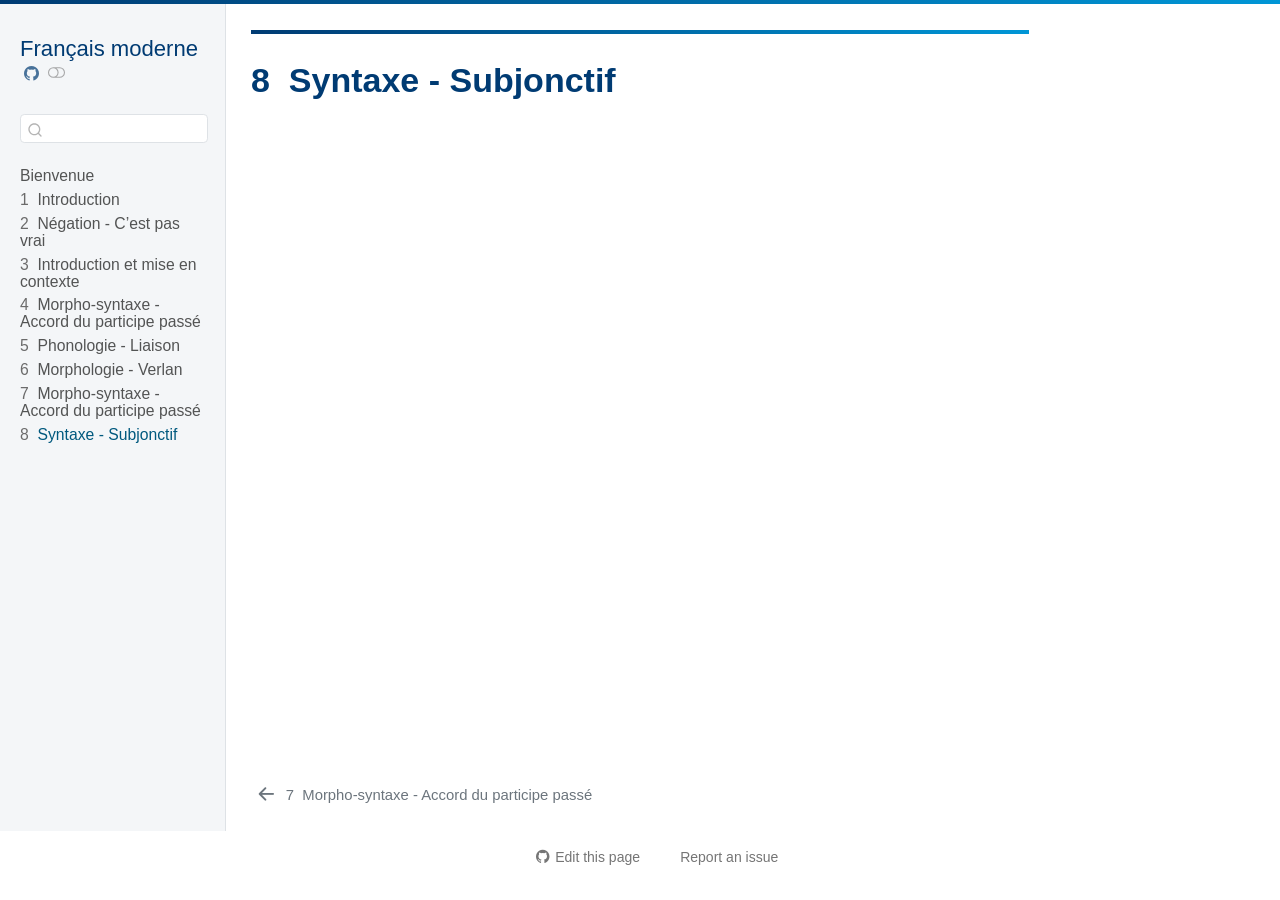
<file: 34276fe540e7d8644f40c732cc3715f1bdceae5a/chapters/006-syntaxe-subjonctif.html>
<!DOCTYPE html>
<html xmlns="http://www.w3.org/1999/xhtml" lang="en" xml:lang="en"><head>

<meta charset="utf-8">
<meta name="generator" content="quarto-1.10.18">

<meta name="viewport" content="width=device-width, initial-scale=1.0, user-scalable=yes">


<title>8&nbsp; Syntaxe - Subjonctif – Français moderne</title>
<style>
/* Default styles provided by pandoc.
** See https://pandoc.org/MANUAL.html#variables-for-html for config info.
*/
span.smallcaps{font-variant: small-caps;}
div.columns{display: flex; gap: 1.5em;}
div.column{flex: auto;}
@media screen {
div.columns{gap: min(4vw, 1.5em);}
div.column{overflow-x: auto;}
}
div.hanging-indent{margin-left: 1.5em; text-indent: -1.5em;}
ul.task-list{list-style: none;}
ul.task-list li input[type="checkbox"] {
  width: 0.8em;
  margin: 0 0.8em 0.2em -1em; /* quarto-specific, see https://github.com/quarto-dev/quarto-cli/issues/4556 */ 
  vertical-align: middle;
}
</style>


<script src="../site_libs/quarto-nav/quarto-nav.js"></script>
<script src="../site_libs/quarto-nav/headroom.min.js"></script>
<script src="../site_libs/clipboard/clipboard.min.js"></script>
<script src="../site_libs/quarto-search/autocomplete.umd.js"></script>
<script src="../site_libs/quarto-search/fuse.min.js"></script>
<script src="../site_libs/quarto-search/quarto-search.js"></script>
<meta name="quarto:offset" content="../">
<link href="../chapters/005-morphosyntaxe-participe-passe.html" rel="prev">
<script src="../site_libs/quarto-html/quarto.js" type="module"></script>
<script src="../site_libs/quarto-html/tabsets/tabsets.js" type="module"></script>
<script src="../site_libs/quarto-html/popper.min.js"></script>
<script src="../site_libs/quarto-html/tippy.umd.min.js"></script>
<script src="../site_libs/quarto-html/anchor.min.js"></script>
<link href="../site_libs/quarto-html/tippy.css" rel="stylesheet">
<link href="../site_libs/quarto-html/quarto-syntax-highlighting-64a204ab8560d761af7679ceaba22944.css" rel="stylesheet" class="quarto-color-scheme" id="quarto-text-highlighting-styles">
<link href="../site_libs/quarto-html/quarto-syntax-highlighting-dark-b85bc7c33db8c58e0ec93c3465666fed.css" rel="stylesheet" class="quarto-color-scheme quarto-color-alternate" id="quarto-text-highlighting-styles">
<link href="../site_libs/quarto-html/quarto-syntax-highlighting-64a204ab8560d761af7679ceaba22944.css" rel="stylesheet" class="quarto-color-scheme-extra" id="quarto-text-highlighting-styles">
<script src="../site_libs/bootstrap/bootstrap.min.js"></script>
<link href="../site_libs/bootstrap/bootstrap-icons.css" rel="stylesheet">
<link href="../site_libs/bootstrap/bootstrap-ca90d1db7a292d3fa245c9357a1704e5.min.css" rel="stylesheet" append-hash="true" class="quarto-color-scheme" id="quarto-bootstrap" data-mode="light">
<link href="../site_libs/bootstrap/bootstrap-dark-c1e868a6436b556597637dddffadc8bd.min.css" rel="stylesheet" append-hash="true" class="quarto-color-scheme quarto-color-alternate" id="quarto-bootstrap" data-mode="dark">
<link href="../site_libs/bootstrap/bootstrap-ca90d1db7a292d3fa245c9357a1704e5.min.css" rel="stylesheet" append-hash="true" class="quarto-color-scheme-extra" id="quarto-bootstrap" data-mode="light">
<script id="quarto-search-options" type="application/json">{
  "location": "sidebar",
  "copy-button": false,
  "collapse-after": 3,
  "panel-placement": "start",
  "type": "textbox",
  "limit": 50,
  "keyboard-shortcut": [
    "f",
    "/",
    "s"
  ],
  "show-item-context": false,
  "language": {
    "search-no-results-text": "No results",
    "search-matching-documents-text": "matching documents",
    "search-copy-link-title": "Copy link to search",
    "search-hide-matches-text": "Hide additional matches",
    "search-more-match-text": "more match in this document",
    "search-more-matches-text": "more matches in this document",
    "search-clear-button-title": "Clear",
    "search-text-placeholder": "",
    "search-detached-cancel-button-title": "Cancel",
    "search-submit-button-title": "Submit",
    "search-label": "Search"
  }
}</script>


</head>

<body class="nav-sidebar docked quarto-light"><script id="quarto-html-before-body" type="application/javascript">
    const toggleBodyColorMode = (bsSheetEl) => {
      const mode = bsSheetEl.getAttribute("data-mode");
      const bodyEl = window.document.querySelector("body");
      if (mode === "dark") {
        bodyEl.classList.add("quarto-dark");
        bodyEl.classList.remove("quarto-light");
      } else {
        bodyEl.classList.add("quarto-light");
        bodyEl.classList.remove("quarto-dark");
      }
    }
    const toggleBodyColorPrimary = () => {
      const bsSheetEl = window.document.querySelector("link#quarto-bootstrap:not([rel=disabled-stylesheet])");
      if (bsSheetEl) {
        toggleBodyColorMode(bsSheetEl);
      }
    }
    const setColorSchemeToggle = (alternate) => {
      const toggles = window.document.querySelectorAll('.quarto-color-scheme-toggle');
      for (let i=0; i < toggles.length; i++) {
        const toggle = toggles[i];
        if (toggle) {
          if (alternate) {
            toggle.classList.add("alternate");
          } else {
            toggle.classList.remove("alternate");
          }
        }
      }
    };
    const toggleColorMode = (alternate) => {
      // Switch the stylesheets
      const primaryStylesheets = window.document.querySelectorAll('link.quarto-color-scheme:not(.quarto-color-alternate)');
      const alternateStylesheets = window.document.querySelectorAll('link.quarto-color-scheme.quarto-color-alternate');
      manageTransitions('#quarto-margin-sidebar .nav-link', false);
      if (alternate) {
        // note: dark is layered on light, we don't disable primary!
        enableStylesheet(alternateStylesheets);
        for (const sheetNode of alternateStylesheets) {
          if (sheetNode.id === "quarto-bootstrap") {
            toggleBodyColorMode(sheetNode);
          }
        }
      } else {
        disableStylesheet(alternateStylesheets);
        enableStylesheet(primaryStylesheets)
        toggleBodyColorPrimary();
      }
      manageTransitions('#quarto-margin-sidebar .nav-link', true);
      // Switch the toggles
      setColorSchemeToggle(alternate)
      // Hack to workaround the fact that safari doesn't
      // properly recolor the scrollbar when toggling (#1455)
      if (navigator.userAgent.indexOf('Safari') > 0 && navigator.userAgent.indexOf('Chrome') == -1) {
        manageTransitions("body", false);
        window.scrollTo(0, 1);
        setTimeout(() => {
          window.scrollTo(0, 0);
          manageTransitions("body", true);
        }, 40);
      }
    }
    const disableStylesheet = (stylesheets) => {
      for (let i=0; i < stylesheets.length; i++) {
        const stylesheet = stylesheets[i];
        stylesheet.rel = 'disabled-stylesheet';
      }
    }
    const enableStylesheet = (stylesheets) => {
      for (let i=0; i < stylesheets.length; i++) {
        const stylesheet = stylesheets[i];
        if(stylesheet.rel !== 'stylesheet') { // for Chrome, which will still FOUC without this check
          stylesheet.rel = 'stylesheet';
        }
      }
    }
    const manageTransitions = (selector, allowTransitions) => {
      const els = window.document.querySelectorAll(selector);
      for (let i=0; i < els.length; i++) {
        const el = els[i];
        if (allowTransitions) {
          el.classList.remove('notransition');
        } else {
          el.classList.add('notransition');
        }
      }
    }
    const isFileUrl = () => {
      return window.location.protocol === 'file:';
    }
    const hasAlternateSentinel = () => {
      let styleSentinel = getColorSchemeSentinel();
      if (styleSentinel !== null) {
        return styleSentinel === "alternate";
      } else {
        return false;
      }
    }
    const setStyleSentinel = (alternate) => {
      const value = alternate ? "alternate" : "default";
      if (!isFileUrl()) {
        window.localStorage.setItem("quarto-color-scheme", value);
      } else {
        localAlternateSentinel = value;
      }
    }
    const getColorSchemeSentinel = () => {
      if (!isFileUrl()) {
        const storageValue = window.localStorage.getItem("quarto-color-scheme");
        return storageValue != null ? storageValue : localAlternateSentinel;
      } else {
        return localAlternateSentinel;
      }
    }
    const toggleGiscusIfUsed = (isAlternate, darkModeDefault) => {
      const baseTheme = document.querySelector('#giscus-base-theme')?.value ?? 'light';
      const alternateTheme = document.querySelector('#giscus-alt-theme')?.value ?? 'dark';
      let newTheme = '';
      if(authorPrefersDark) {
        newTheme = isAlternate ? baseTheme : alternateTheme;
      } else {
        newTheme = isAlternate ? alternateTheme : baseTheme;
      }
      const changeGiscusTheme = () => {
        // From: https://github.com/giscus/giscus/issues/336
        const sendMessage = (message) => {
          const iframe = document.querySelector('iframe.giscus-frame');
          if (!iframe) return;
          iframe.contentWindow.postMessage({ giscus: message }, 'https://giscus.app');
        }
        sendMessage({
          setConfig: {
            theme: newTheme
          }
        });
      }
      const isGiscussLoaded = window.document.querySelector('iframe.giscus-frame') !== null;
      if (isGiscussLoaded) {
        changeGiscusTheme();
      }
    };
    const authorPrefersDark = false;
    const darkModeDefault = authorPrefersDark;
      document.querySelector('link#quarto-text-highlighting-styles.quarto-color-scheme-extra').rel = 'disabled-stylesheet';
      document.querySelector('link#quarto-bootstrap.quarto-color-scheme-extra').rel = 'disabled-stylesheet';
    let localAlternateSentinel = darkModeDefault ? 'alternate' : 'default';
    // Dark / light mode switch
    window.quartoToggleColorScheme = () => {
      // Read the current dark / light value
      let toAlternate = !hasAlternateSentinel();
      toggleColorMode(toAlternate);
      setStyleSentinel(toAlternate);
      toggleGiscusIfUsed(toAlternate, darkModeDefault);
      window.dispatchEvent(new Event('resize'));
    };
    // Switch to dark mode if need be
    if (hasAlternateSentinel()) {
      toggleColorMode(true);
    } else {
      toggleColorMode(false);
    }
  </script>

<div id="quarto-search-results"></div>
  <header id="quarto-header" class="headroom fixed-top">
  <nav class="quarto-secondary-nav">
    <div class="container-fluid d-flex">
      <button type="button" class="quarto-btn-toggle btn" data-bs-toggle="collapse" role="button" data-bs-target=".quarto-sidebar-collapse-item" aria-controls="quarto-sidebar" aria-expanded="false" aria-label="Toggle sidebar navigation" onclick="if (window.quartoToggleHeadroom) { window.quartoToggleHeadroom(); }">
        <i class="bi bi-layout-text-sidebar-reverse"></i>
      </button>
        <nav class="quarto-page-breadcrumbs" aria-label="breadcrumb"><ol class="breadcrumb"><li class="breadcrumb-item"><a href="../chapters/006-syntaxe-subjonctif.html"><span class="chapter-number">8</span>&nbsp; <span class="chapter-title">Syntaxe - Subjonctif</span></a></li></ol></nav>
        <a class="flex-grow-1" role="navigation" data-bs-toggle="collapse" data-bs-target=".quarto-sidebar-collapse-item" aria-controls="quarto-sidebar" aria-expanded="false" aria-label="Toggle sidebar navigation" onclick="if (window.quartoToggleHeadroom) { window.quartoToggleHeadroom(); }">      
        </a>
      <button type="button" class="btn quarto-search-button" aria-label="Search" onclick="window.quartoOpenSearch();">
        <i class="bi bi-search"></i>
      </button>
    </div>
  </nav>
</header>
<!-- content -->
<div id="quarto-content" class="quarto-container page-columns page-rows-contents page-layout-article">
<!-- sidebar -->
  <nav id="quarto-sidebar" class="sidebar collapse collapse-horizontal quarto-sidebar-collapse-item sidebar-navigation docked overflow-auto">
    <div class="pt-lg-2 mt-2 text-left sidebar-header">
    <div class="sidebar-title mb-0 py-0">
      <a href="../">Français moderne</a> 
        <div class="sidebar-tools-main">
    <a href="https://github.com/YOUR-ORG/Teaching" title="Source Code" class="quarto-navigation-tool px-1" aria-label="Source Code"><i class="bi bi-github"></i></a>
  <a href="" class="quarto-color-scheme-toggle quarto-navigation-tool  px-1" onclick="window.quartoToggleColorScheme(); return false;" title="Toggle dark mode"><i class="bi"></i></a>
</div>
    </div>
      </div>
        <div class="mt-2 flex-shrink-0 align-items-center">
        <div class="sidebar-search">
        <div id="quarto-search" class="" title="Search"></div>
        </div>
        </div>
    <div class="sidebar-menu-container"> 
    <ul class="list-unstyled mt-1">
        <li class="sidebar-item">
  <div class="sidebar-item-container"> 
  <a href="../index.html" class="sidebar-item-text sidebar-link">
 <span class="menu-text">Bienvenue</span></a>
  </div>
</li>
        <li class="sidebar-item">
  <div class="sidebar-item-container"> 
  <a href="../chapters/000-intro.html" class="sidebar-item-text sidebar-link">
 <span class="menu-text"><span class="chapter-number">1</span>&nbsp; <span class="chapter-title">Introduction</span></span></a>
  </div>
</li>
        <li class="sidebar-item">
  <div class="sidebar-item-container"> 
  <a href="../chapters/001-phonetique-affrication.html" class="sidebar-item-text sidebar-link">
 <span class="menu-text"><span class="chapter-number">2</span>&nbsp; <span class="chapter-title">Négation - C’est pas vrai</span></span></a>
  </div>
</li>
        <li class="sidebar-item">
  <div class="sidebar-item-container"> 
  <a href="../chapters/001A-intro-corpus.html" class="sidebar-item-text sidebar-link">
 <span class="menu-text"><span class="chapter-number">3</span>&nbsp; <span class="chapter-title">Introduction et mise en contexte</span></span></a>
  </div>
</li>
        <li class="sidebar-item">
  <div class="sidebar-item-container"> 
  <a href="../chapters/002-phonologie-voyelles.html" class="sidebar-item-text sidebar-link">
 <span class="menu-text"><span class="chapter-number">4</span>&nbsp; <span class="chapter-title">Morpho-syntaxe - Accord du participe passé</span></span></a>
  </div>
</li>
        <li class="sidebar-item">
  <div class="sidebar-item-container"> 
  <a href="../chapters/003-phonologie-liaison.html" class="sidebar-item-text sidebar-link">
 <span class="menu-text"><span class="chapter-number">5</span>&nbsp; <span class="chapter-title">Phonologie - Liaison</span></span></a>
  </div>
</li>
        <li class="sidebar-item">
  <div class="sidebar-item-container"> 
  <a href="../chapters/004-morphologie-verlan.html" class="sidebar-item-text sidebar-link">
 <span class="menu-text"><span class="chapter-number">6</span>&nbsp; <span class="chapter-title">Morphologie - Verlan</span></span></a>
  </div>
</li>
        <li class="sidebar-item">
  <div class="sidebar-item-container"> 
  <a href="../chapters/005-morphosyntaxe-participe-passe.html" class="sidebar-item-text sidebar-link">
 <span class="menu-text"><span class="chapter-number">7</span>&nbsp; <span class="chapter-title">Morpho-syntaxe - Accord du participe passé</span></span></a>
  </div>
</li>
        <li class="sidebar-item">
  <div class="sidebar-item-container"> 
  <a href="../chapters/006-syntaxe-subjonctif.html" class="sidebar-item-text sidebar-link active">
 <span class="menu-text"><span class="chapter-number">8</span>&nbsp; <span class="chapter-title">Syntaxe - Subjonctif</span></span></a>
  </div>
</li>
    </ul>
    </div>
</nav>
<div id="quarto-sidebar-glass" class="quarto-sidebar-collapse-item" data-bs-toggle="collapse" data-bs-target=".quarto-sidebar-collapse-item"></div>
<!-- margin-sidebar -->
    <div id="quarto-margin-sidebar" class="sidebar margin-sidebar zindex-bottom">
        
    </div>
<!-- main -->
<main class="content" id="quarto-document-content">


<header id="title-block-header" class="quarto-title-block default">
<div class="quarto-title">
<h1 class="title"><span class="chapter-number">8</span>&nbsp; <span class="chapter-title">Syntaxe - Subjonctif</span></h1>
</div>



<div class="quarto-title-meta">

    
  
    
  </div>
  


</header>


<div class="hidden">
<section id="introduction---le-discours-publique" class="level2" data-number="8.1">
<h2 data-number="8.1" class="anchored" data-anchor-id="introduction---le-discours-publique"><span class="header-section-number">8.1</span> Introduction - le discours publique</h2>
</section>
<section id="les-données-linguistiques-en-français" class="level2" data-number="8.2">
<h2 data-number="8.2" class="anchored" data-anchor-id="les-données-linguistiques-en-français"><span class="header-section-number">8.2</span> Les données linguistiques en français</h2>
</section>
<section id="les-données-linguistiques-ailleurs-dans-le-monde" class="level2" data-number="8.3">
<h2 data-number="8.3" class="anchored" data-anchor-id="les-données-linguistiques-ailleurs-dans-le-monde"><span class="header-section-number">8.3</span> Les données linguistiques ailleurs dans le monde</h2>
</section>
<section id="considération-théoriques" class="level2" data-number="8.4">
<h2 data-number="8.4" class="anchored" data-anchor-id="considération-théoriques"><span class="header-section-number">8.4</span> Considération théoriques</h2>
</section>
<section id="synthèse" class="level2" data-number="8.5">
<h2 data-number="8.5" class="anchored" data-anchor-id="synthèse"><span class="header-section-number">8.5</span> Synthèse</h2>
</section>
</div>



</main> <!-- /main -->
<script id="quarto-html-after-body" type="application/javascript">
  window.document.addEventListener("DOMContentLoaded", function (event) {
    // Ensure there is a toggle, if there isn't float one in the top right
    if (window.document.querySelector('.quarto-color-scheme-toggle') === null) {
      const a = window.document.createElement('a');
      a.classList.add('top-right');
      a.classList.add('quarto-color-scheme-toggle');
      a.href = "";
      a.onclick = function() { try { window.quartoToggleColorScheme(); } catch {} return false; };
      const i = window.document.createElement("i");
      i.classList.add('bi');
      a.appendChild(i);
      window.document.body.appendChild(a);
    }
    setColorSchemeToggle(hasAlternateSentinel())
    const icon = "";
    const anchorJS = new window.AnchorJS();
    anchorJS.options = {
      placement: 'right',
      icon: icon
    };
    anchorJS.add('.anchored');
    const isCodeAnnotation = (el) => {
      for (const clz of el.classList) {
        if (clz.startsWith('code-annotation-')) {                     
          return true;
        }
      }
      return false;
    }
    const onCopySuccess = function(e) {
      // button target
      const button = e.trigger;
      // don't keep focus
      button.blur();
      // flash "checked"
      button.classList.add('code-copy-button-checked');
      var currentTitle = button.getAttribute("title");
      button.setAttribute("title", "Copied!");
      let tooltip;
      if (window.bootstrap) {
        button.setAttribute("data-bs-toggle", "tooltip");
        button.setAttribute("data-bs-placement", "left");
        button.setAttribute("data-bs-title", "Copied!");
        tooltip = new bootstrap.Tooltip(button, 
          { trigger: "manual", 
            customClass: "code-copy-button-tooltip",
            offset: [0, -8]});
        tooltip.show();    
      }
      setTimeout(function() {
        if (tooltip) {
          tooltip.hide();
          button.removeAttribute("data-bs-title");
          button.removeAttribute("data-bs-toggle");
          button.removeAttribute("data-bs-placement");
        }
        button.setAttribute("title", currentTitle);
        button.classList.remove('code-copy-button-checked');
      }, 1000);
      // clear code selection
      e.clearSelection();
    }
    const getTextToCopy = function(trigger) {
      const outerScaffold = trigger.parentElement.cloneNode(true);
      const codeEl = outerScaffold.querySelector('code');
      for (const childEl of codeEl.children) {
        if (isCodeAnnotation(childEl)) {
          childEl.remove();
        }
      }
      return codeEl.innerText;
    }
    const clipboard = new window.ClipboardJS('.code-copy-button:not([data-in-quarto-modal])', {
      text: getTextToCopy
    });
    clipboard.on('success', onCopySuccess);
    if (window.document.getElementById('quarto-embedded-source-code-modal')) {
      const clipboardModal = new window.ClipboardJS('.code-copy-button[data-in-quarto-modal]', {
        text: getTextToCopy,
        container: window.document.getElementById('quarto-embedded-source-code-modal')
      });
      clipboardModal.on('success', onCopySuccess);
    }
      var localhostRegex = new RegExp(/^(?:http|https):\/\/localhost\:?[0-9]*\//);
      var mailtoRegex = new RegExp(/^mailto:/);
        var filterRegex = new RegExp('/' + window.location.host + '/');
      var isInternal = (href) => {
          return filterRegex.test(href) || localhostRegex.test(href) || mailtoRegex.test(href);
      }
      // Inspect non-navigation links and adorn them if external
     var links = window.document.querySelectorAll('a[href]:not(.nav-link):not(.navbar-brand):not(.toc-action):not(.sidebar-link):not(.sidebar-item-toggle):not(.pagination-link):not(.no-external):not([aria-hidden]):not(.dropdown-item):not(.quarto-navigation-tool):not(.about-link)');
      for (var i=0; i<links.length; i++) {
        const link = links[i];
        if (!isInternal(link.href)) {
          // undo the damage that might have been done by quarto-nav.js in the case of
          // links that we want to consider external
          if (link.dataset.originalHref !== undefined) {
            link.href = link.dataset.originalHref;
          }
        }
      }
    function tippyHover(el, contentFn, onTriggerFn, onUntriggerFn) {
      const config = {
        allowHTML: true,
        maxWidth: 500,
        delay: 100,
        arrow: false,
        appendTo: function(el) {
            return el.parentElement;
        },
        interactive: true,
        interactiveBorder: 10,
        theme: 'quarto',
        placement: 'bottom-start',
      };
      if (contentFn) {
        config.content = contentFn;
      }
      if (onTriggerFn) {
        config.onTrigger = onTriggerFn;
      }
      if (onUntriggerFn) {
        config.onUntrigger = onUntriggerFn;
      }
      window.tippy(el, config); 
    }
    const noterefs = window.document.querySelectorAll('a[role="doc-noteref"]');
    for (var i=0; i<noterefs.length; i++) {
      const ref = noterefs[i];
      tippyHover(ref, function() {
        // use id or data attribute instead here
        let href = ref.getAttribute('data-footnote-href') || ref.getAttribute('href');
        try { href = new URL(href).hash; } catch {}
        const id = href.replace(/^#\/?/, "");
        const note = window.document.getElementById(id);
        if (note) {
          return note.innerHTML;
        } else {
          return "";
        }
      });
    }
    const xrefs = window.document.querySelectorAll('a.quarto-xref');
    const processXRef = (id, note) => {
      // Strip column container classes
      const stripColumnClz = (el) => {
        el.classList.remove("page-full", "page-columns");
        if (el.children) {
          for (const child of el.children) {
            stripColumnClz(child);
          }
        }
      }
      stripColumnClz(note)
      if (id === null || id.startsWith('sec-')) {
        // Special case sections, only their first couple elements
        const container = document.createElement("div");
        if (note.children && note.children.length > 2) {
          container.appendChild(note.children[0].cloneNode(true));
          for (let i = 1; i < note.children.length; i++) {
            const child = note.children[i];
            if (child.tagName === "P" && child.innerText === "") {
              continue;
            } else {
              container.appendChild(child.cloneNode(true));
              break;
            }
          }
          if (window.Quarto?.typesetMath) {
            window.Quarto.typesetMath(container);
          }
          return container.innerHTML
        } else {
          if (window.Quarto?.typesetMath) {
            window.Quarto.typesetMath(note);
          }
          return note.innerHTML;
        }
      } else {
        // Remove any anchor links if they are present
        const anchorLink = note.querySelector('a.anchorjs-link');
        if (anchorLink) {
          anchorLink.remove();
        }
        if (window.Quarto?.typesetMath) {
          window.Quarto.typesetMath(note);
        }
        if (note.classList.contains("callout")) {
          return note.outerHTML;
        } else {
          return note.innerHTML;
        }
      }
    }
    for (var i=0; i<xrefs.length; i++) {
      const xref = xrefs[i];
      tippyHover(xref, undefined, function(instance) {
        instance.disable();
        let url = xref.getAttribute('href');
        let hash = undefined; 
        if (url.startsWith('#')) {
          hash = url;
        } else {
          try { hash = new URL(url).hash; } catch {}
        }
        if (hash) {
          const id = hash.replace(/^#\/?/, "");
          const note = window.document.getElementById(id);
          if (note !== null) {
            try {
              const html = processXRef(id, note.cloneNode(true));
              instance.setContent(html);
            } finally {
              instance.enable();
              instance.show();
            }
          } else {
            // See if we can fetch this
            fetch(url.split('#')[0])
            .then(res => res.text())
            .then(html => {
              const parser = new DOMParser();
              const htmlDoc = parser.parseFromString(html, "text/html");
              const note = htmlDoc.getElementById(id);
              if (note !== null) {
                const html = processXRef(id, note);
                instance.setContent(html);
              } 
            }).finally(() => {
              instance.enable();
              instance.show();
            });
          }
        } else {
          // See if we can fetch a full url (with no hash to target)
          // This is a special case and we should probably do some content thinning / targeting
          fetch(url)
          .then(res => res.text())
          .then(html => {
            const parser = new DOMParser();
            const htmlDoc = parser.parseFromString(html, "text/html");
            const note = htmlDoc.querySelector('main.content');
            if (note !== null) {
              // This should only happen for chapter cross references
              // (since there is no id in the URL)
              // remove the first header
              if (note.children.length > 0 && note.children[0].tagName === "HEADER") {
                note.children[0].remove();
              }
              const html = processXRef(null, note);
              instance.setContent(html);
            } 
          }).finally(() => {
            instance.enable();
            instance.show();
          });
        }
      }, function(instance) {
      });
    }
        let selectedAnnoteEl;
        const selectorForAnnotation = ( cell, annotation) => {
          let cellAttr = 'data-code-cell="' + cell + '"';
          let lineAttr = 'data-code-annotation="' +  annotation + '"';
          const selector = 'span[' + cellAttr + '][' + lineAttr + ']';
          return selector;
        }
        const selectCodeLines = (annoteEl) => {
          const doc = window.document;
          const targetCell = annoteEl.getAttribute("data-target-cell");
          const targetAnnotation = annoteEl.getAttribute("data-target-annotation");
          const annoteSpan = window.document.querySelector(selectorForAnnotation(targetCell, targetAnnotation));
          const lines = annoteSpan.getAttribute("data-code-lines").split(",");
          const lineIds = lines.map((line) => {
            return targetCell + "-" + line;
          })
          let top = null;
          let height = null;
          let parent = null;
          if (lineIds.length > 0) {
              //compute the position of the single el (top and bottom and make a div)
              const el = window.document.getElementById(lineIds[0]);
              top = el.offsetTop;
              height = el.offsetHeight;
              parent = el.parentElement.parentElement;
            if (lineIds.length > 1) {
              const lastEl = window.document.getElementById(lineIds[lineIds.length - 1]);
              const bottom = lastEl.offsetTop + lastEl.offsetHeight;
              height = bottom - top;
            }
            if (top !== null && height !== null && parent !== null) {
              // cook up a div (if necessary) and position it 
              let div = window.document.getElementById("code-annotation-line-highlight");
              if (div === null) {
                div = window.document.createElement("div");
                div.setAttribute("id", "code-annotation-line-highlight");
                div.style.position = 'absolute';
                parent.appendChild(div);
              }
              div.style.top = top - 2 + "px";
              div.style.height = height + 4 + "px";
              div.style.left = 0;
              let gutterDiv = window.document.getElementById("code-annotation-line-highlight-gutter");
              if (gutterDiv === null) {
                gutterDiv = window.document.createElement("div");
                gutterDiv.setAttribute("id", "code-annotation-line-highlight-gutter");
                gutterDiv.style.position = 'absolute';
                const codeCell = window.document.getElementById(targetCell);
                const gutter = codeCell.querySelector('.code-annotation-gutter');
                gutter.appendChild(gutterDiv);
              }
              gutterDiv.style.top = top - 2 + "px";
              gutterDiv.style.height = height + 4 + "px";
            }
            selectedAnnoteEl = annoteEl;
          }
        };
        const unselectCodeLines = () => {
          const elementsIds = ["code-annotation-line-highlight", "code-annotation-line-highlight-gutter"];
          elementsIds.forEach((elId) => {
            const div = window.document.getElementById(elId);
            if (div) {
              div.remove();
            }
          });
          selectedAnnoteEl = undefined;
        };
          // Handle positioning of the toggle
      window.addEventListener(
        "resize",
        throttle(() => {
          elRect = undefined;
          if (selectedAnnoteEl) {
            selectCodeLines(selectedAnnoteEl);
          }
        }, 10)
      );
      function throttle(fn, ms) {
      let throttle = false;
      let timer;
        return (...args) => {
          if(!throttle) { // first call gets through
              fn.apply(this, args);
              throttle = true;
          } else { // all the others get throttled
              if(timer) clearTimeout(timer); // cancel #2
              timer = setTimeout(() => {
                fn.apply(this, args);
                timer = throttle = false;
              }, ms);
          }
        };
      }
        // Attach click handler to the DT
        const annoteDls = window.document.querySelectorAll('dt[data-target-cell]');
        for (const annoteDlNode of annoteDls) {
          annoteDlNode.addEventListener('click', (event) => {
            const clickedEl = event.target;
            if (clickedEl !== selectedAnnoteEl) {
              unselectCodeLines();
              const activeEl = window.document.querySelector('dt[data-target-cell].code-annotation-active');
              if (activeEl) {
                activeEl.classList.remove('code-annotation-active');
              }
              selectCodeLines(clickedEl);
              clickedEl.classList.add('code-annotation-active');
            } else {
              // Unselect the line
              unselectCodeLines();
              clickedEl.classList.remove('code-annotation-active');
            }
          });
        }
    const findCites = (el) => {
      const parentEl = el.parentElement;
      if (parentEl) {
        const cites = parentEl.dataset.cites;
        if (cites) {
          return {
            el,
            cites: cites.split(' ')
          };
        } else {
          return findCites(el.parentElement)
        }
      } else {
        return undefined;
      }
    };
    var bibliorefs = window.document.querySelectorAll('a[role="doc-biblioref"]');
    for (var i=0; i<bibliorefs.length; i++) {
      const ref = bibliorefs[i];
      const citeInfo = findCites(ref);
      if (citeInfo) {
        tippyHover(citeInfo.el, function() {
          var popup = window.document.createElement('div');
          citeInfo.cites.forEach(function(cite) {
            var citeDiv = window.document.createElement('div');
            citeDiv.classList.add('hanging-indent');
            citeDiv.classList.add('csl-entry');
            var biblioDiv = window.document.getElementById('ref-' + cite);
            if (biblioDiv) {
              citeDiv.innerHTML = biblioDiv.innerHTML;
            }
            popup.appendChild(citeDiv);
          });
          return popup.innerHTML;
        });
      }
    }
  });
  </script>
<nav class="page-navigation">
  <div class="nav-page nav-page-previous">
      <a href="../chapters/005-morphosyntaxe-participe-passe.html" class="pagination-link" aria-label="Morpho-syntaxe - Accord du participe passé">
        <i class="bi bi-arrow-left-short"></i> <span class="nav-page-text"><span class="chapter-number">7</span>&nbsp; <span class="chapter-title">Morpho-syntaxe - Accord du participe passé</span></span>
      </a>          
  </div>
  <div class="nav-page nav-page-next">
  </div>
</nav>
</div> <!-- /content -->




<footer class="footer"><div class="nav-footer"><div class="nav-footer-center"><div class="toc-actions"><ul><li><a href="https://github.com/YOUR-ORG/Teaching/edit/main/chapters/006-syntaxe-subjonctif.qmd" class="toc-action"><i class="bi bi-github"></i>Edit this page</a></li><li><a href="https://github.com/YOUR-ORG/Teaching/issues/new" class="toc-action"><i class="bi empty"></i>Report an issue</a></li></ul></div></div></div></footer></body></html>
</file>
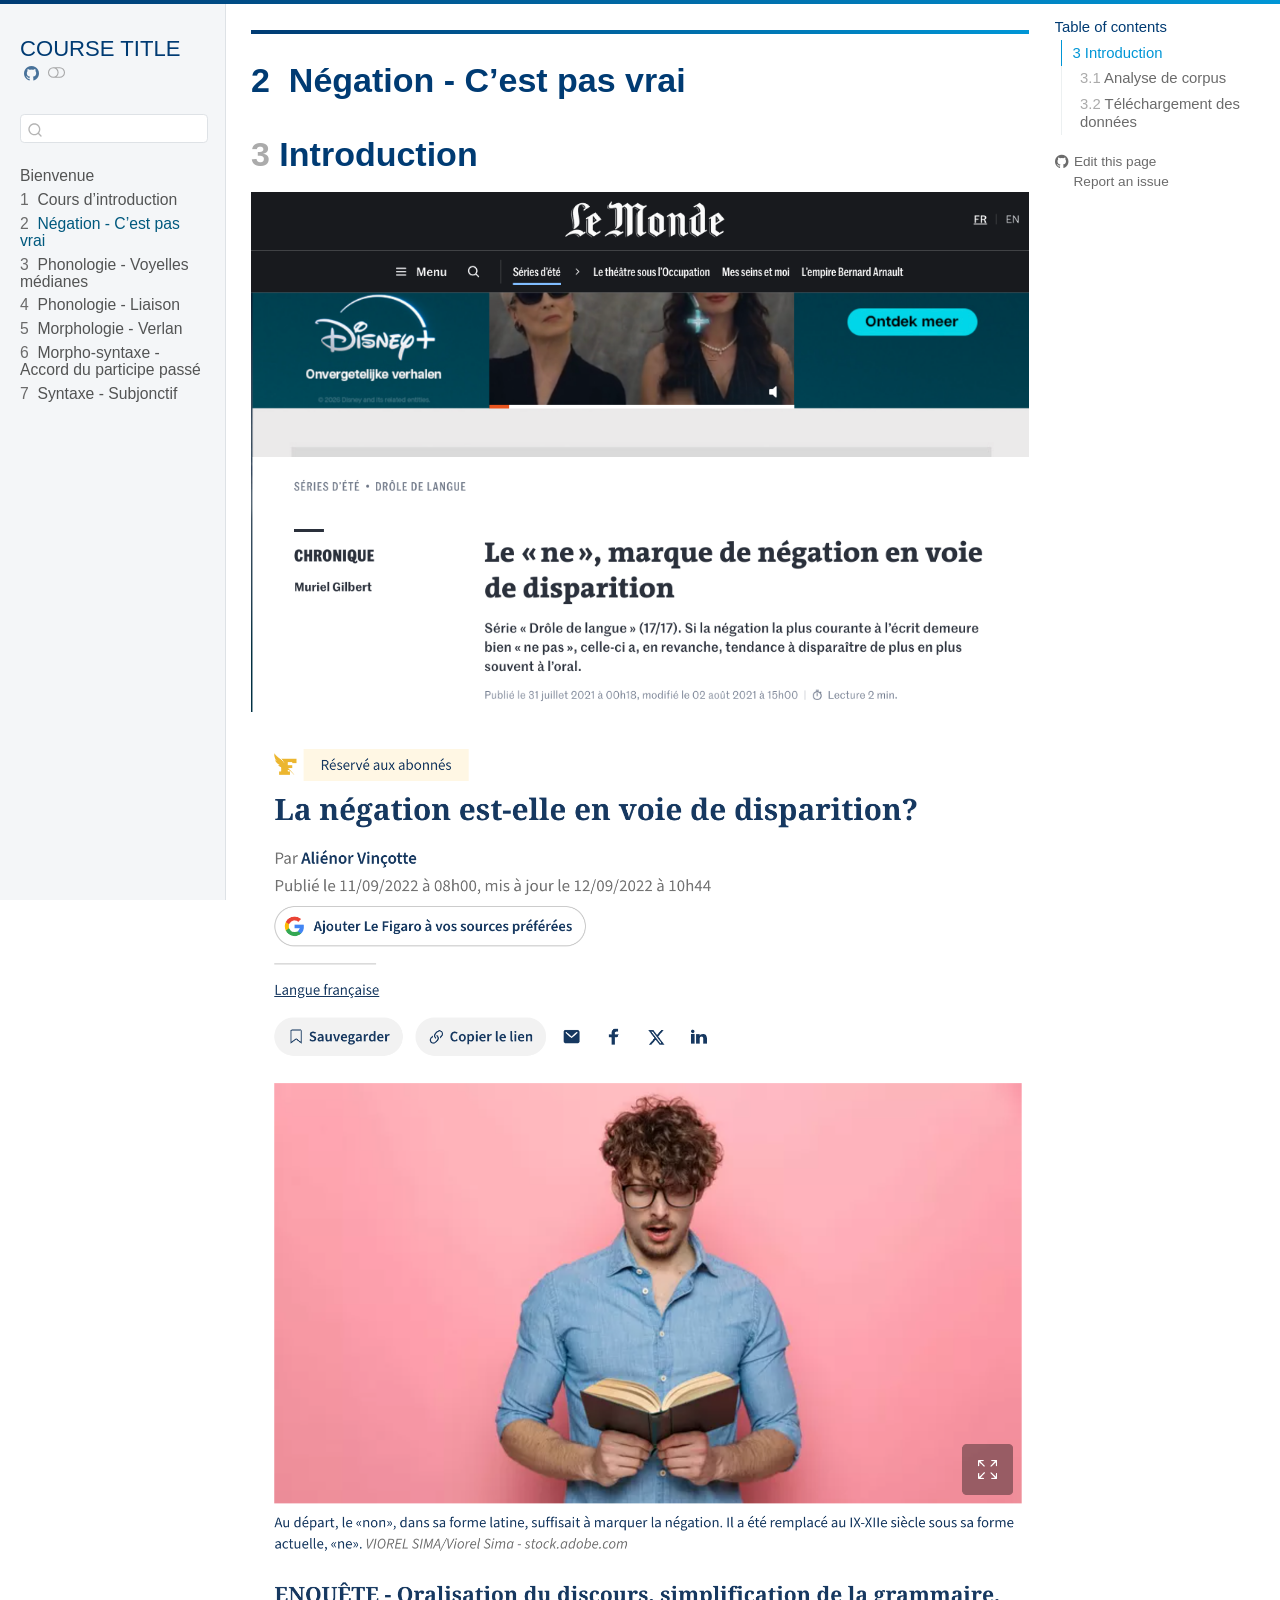
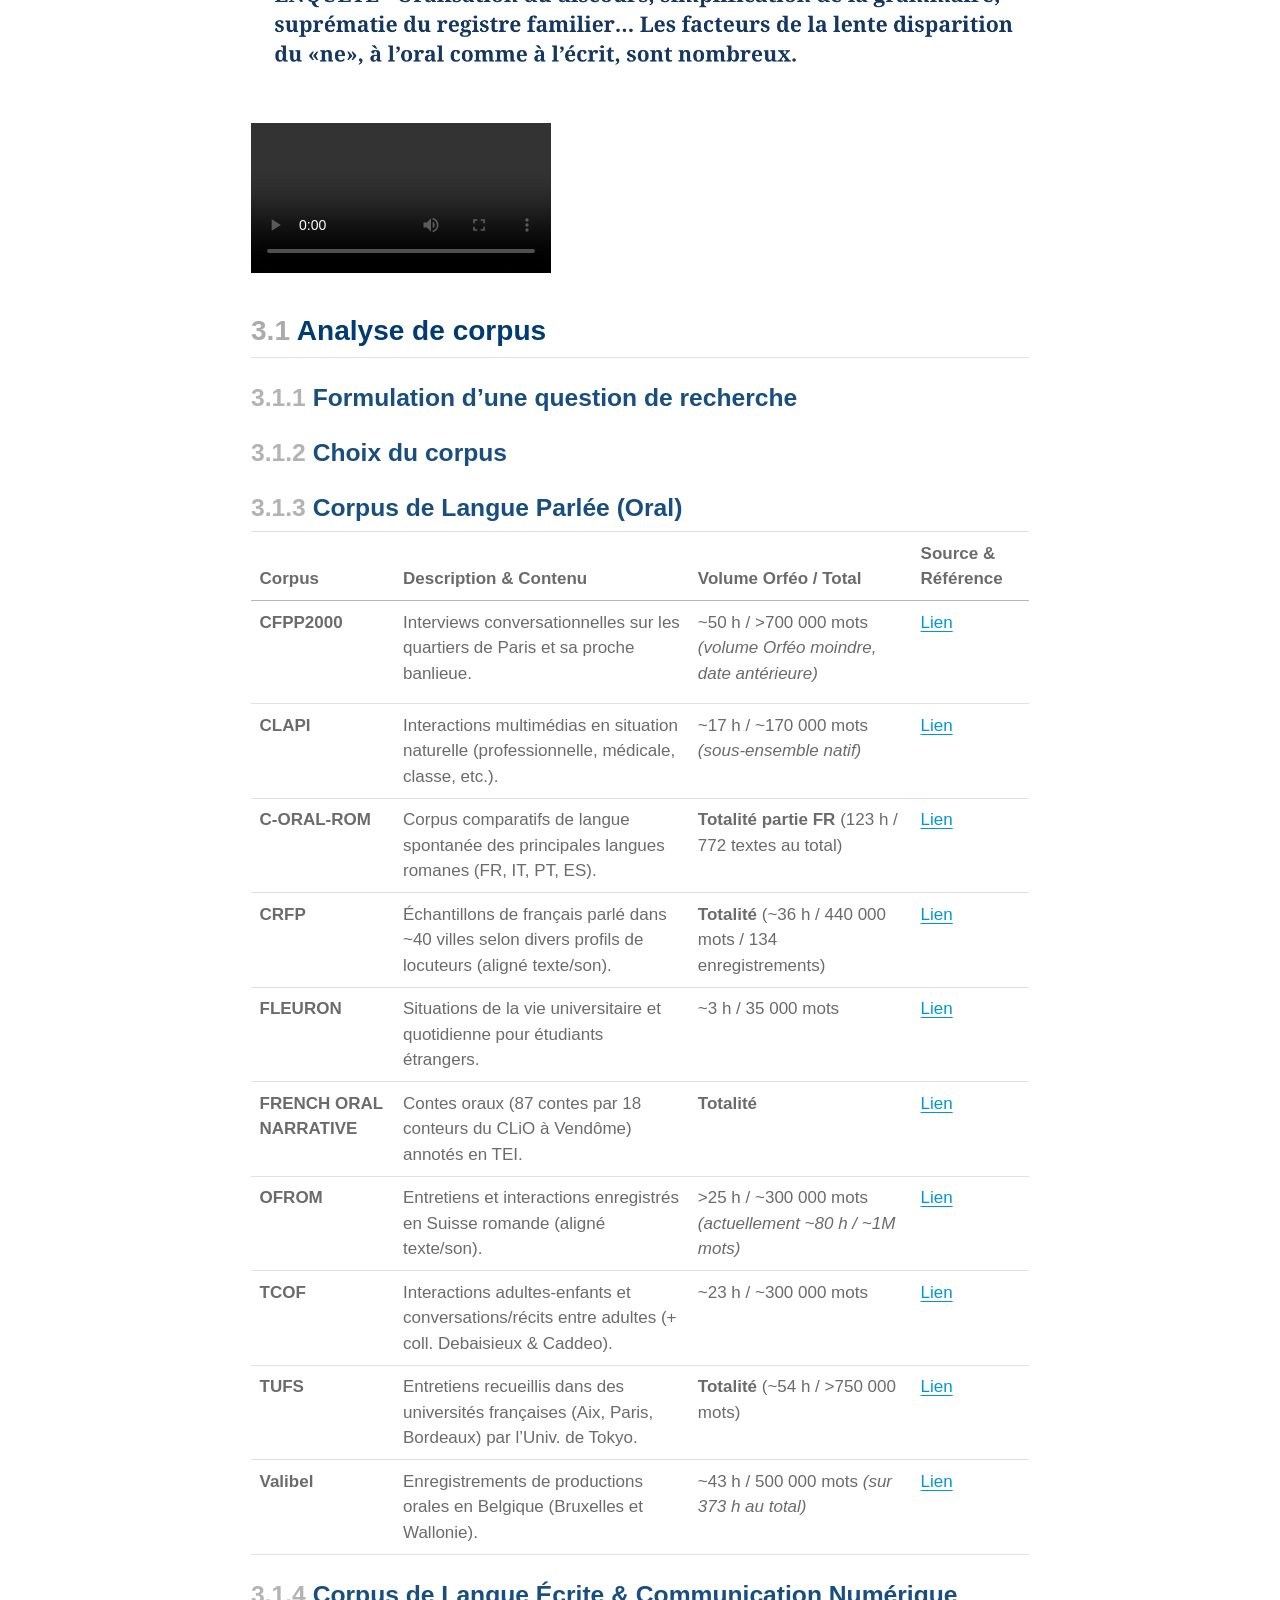
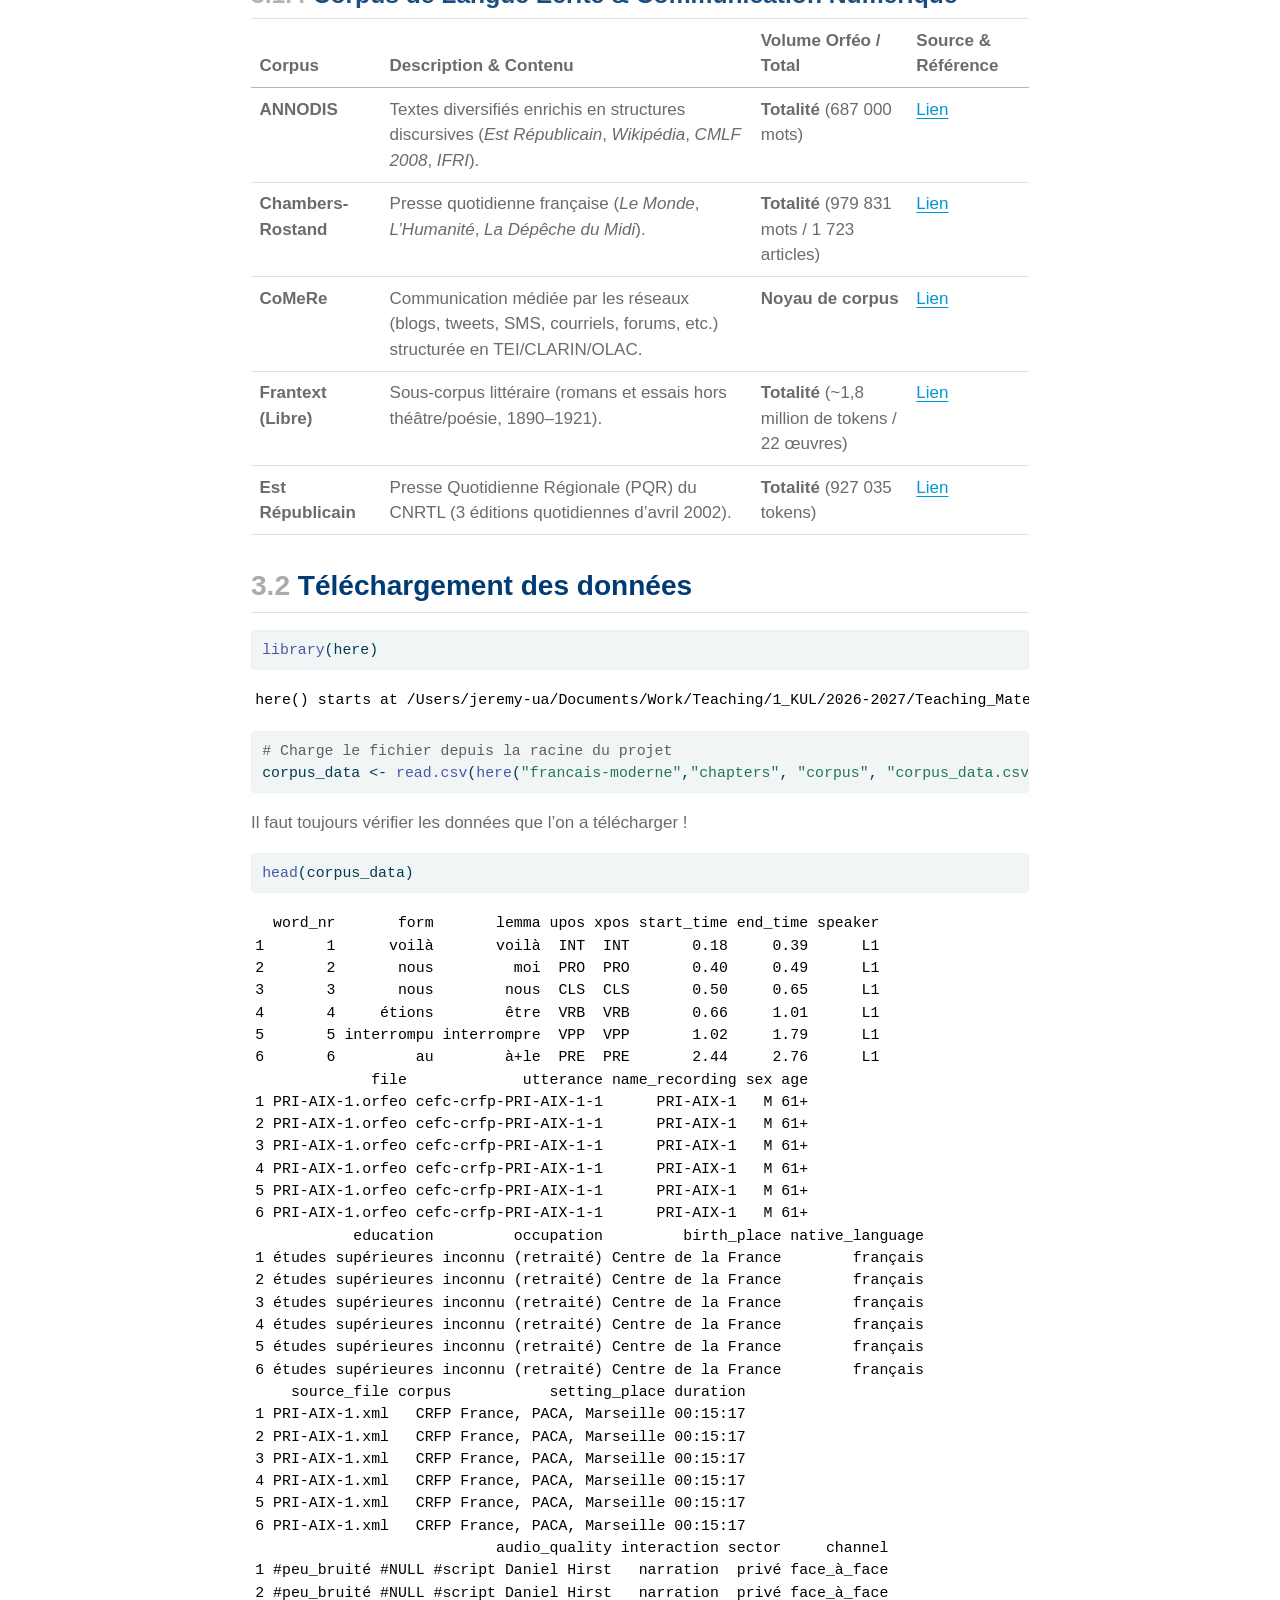
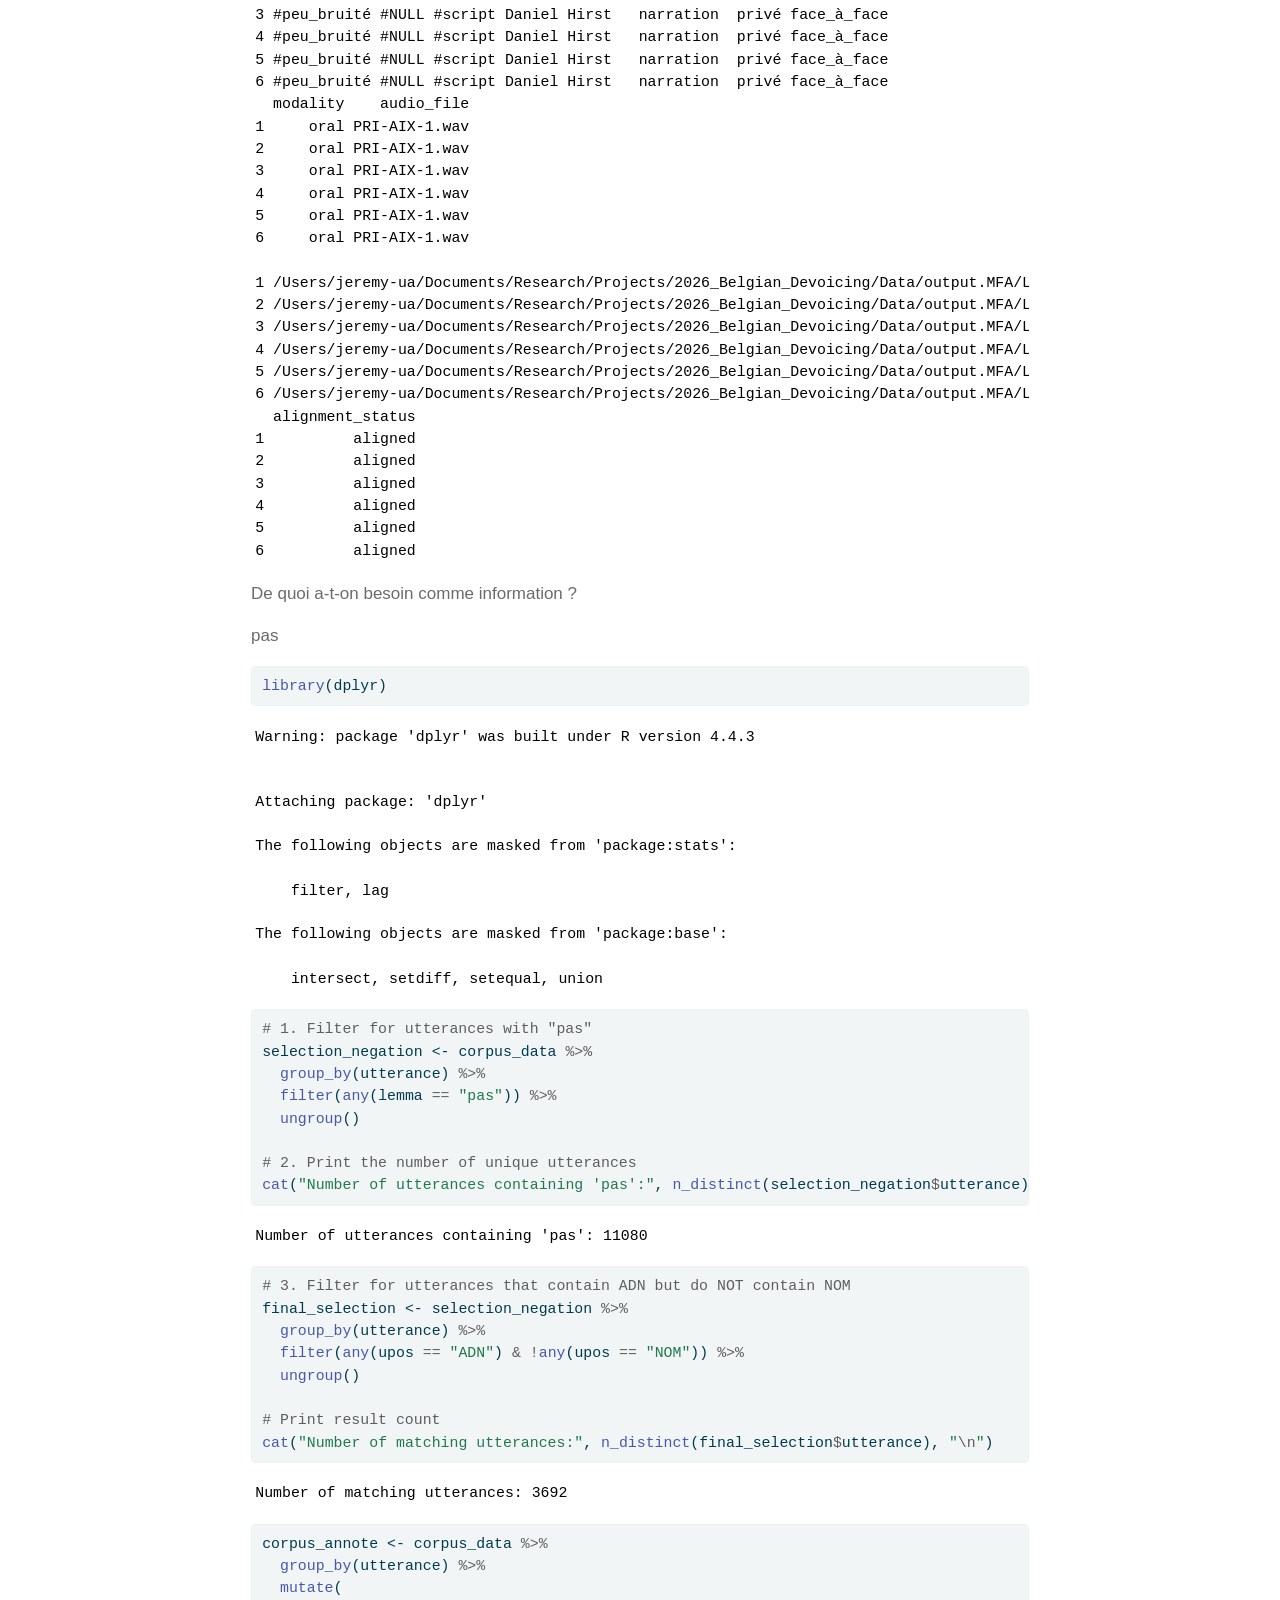
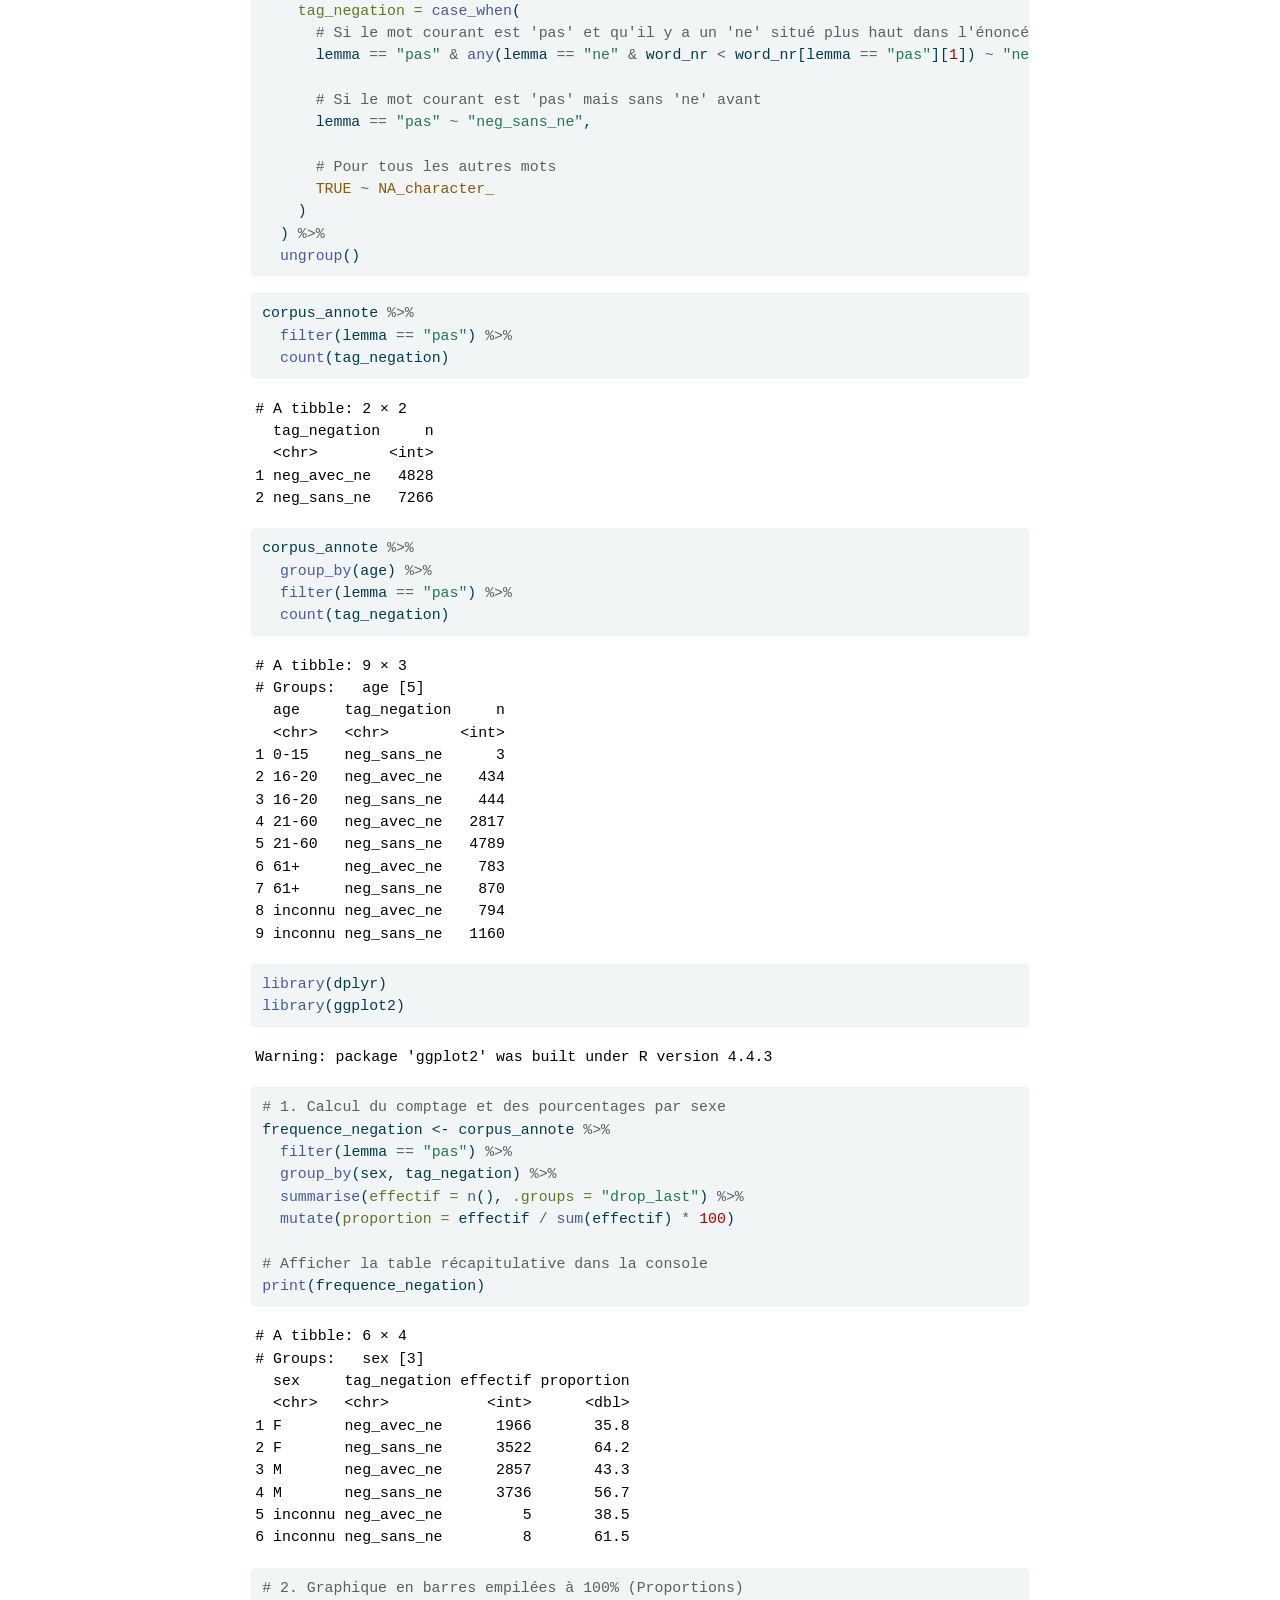
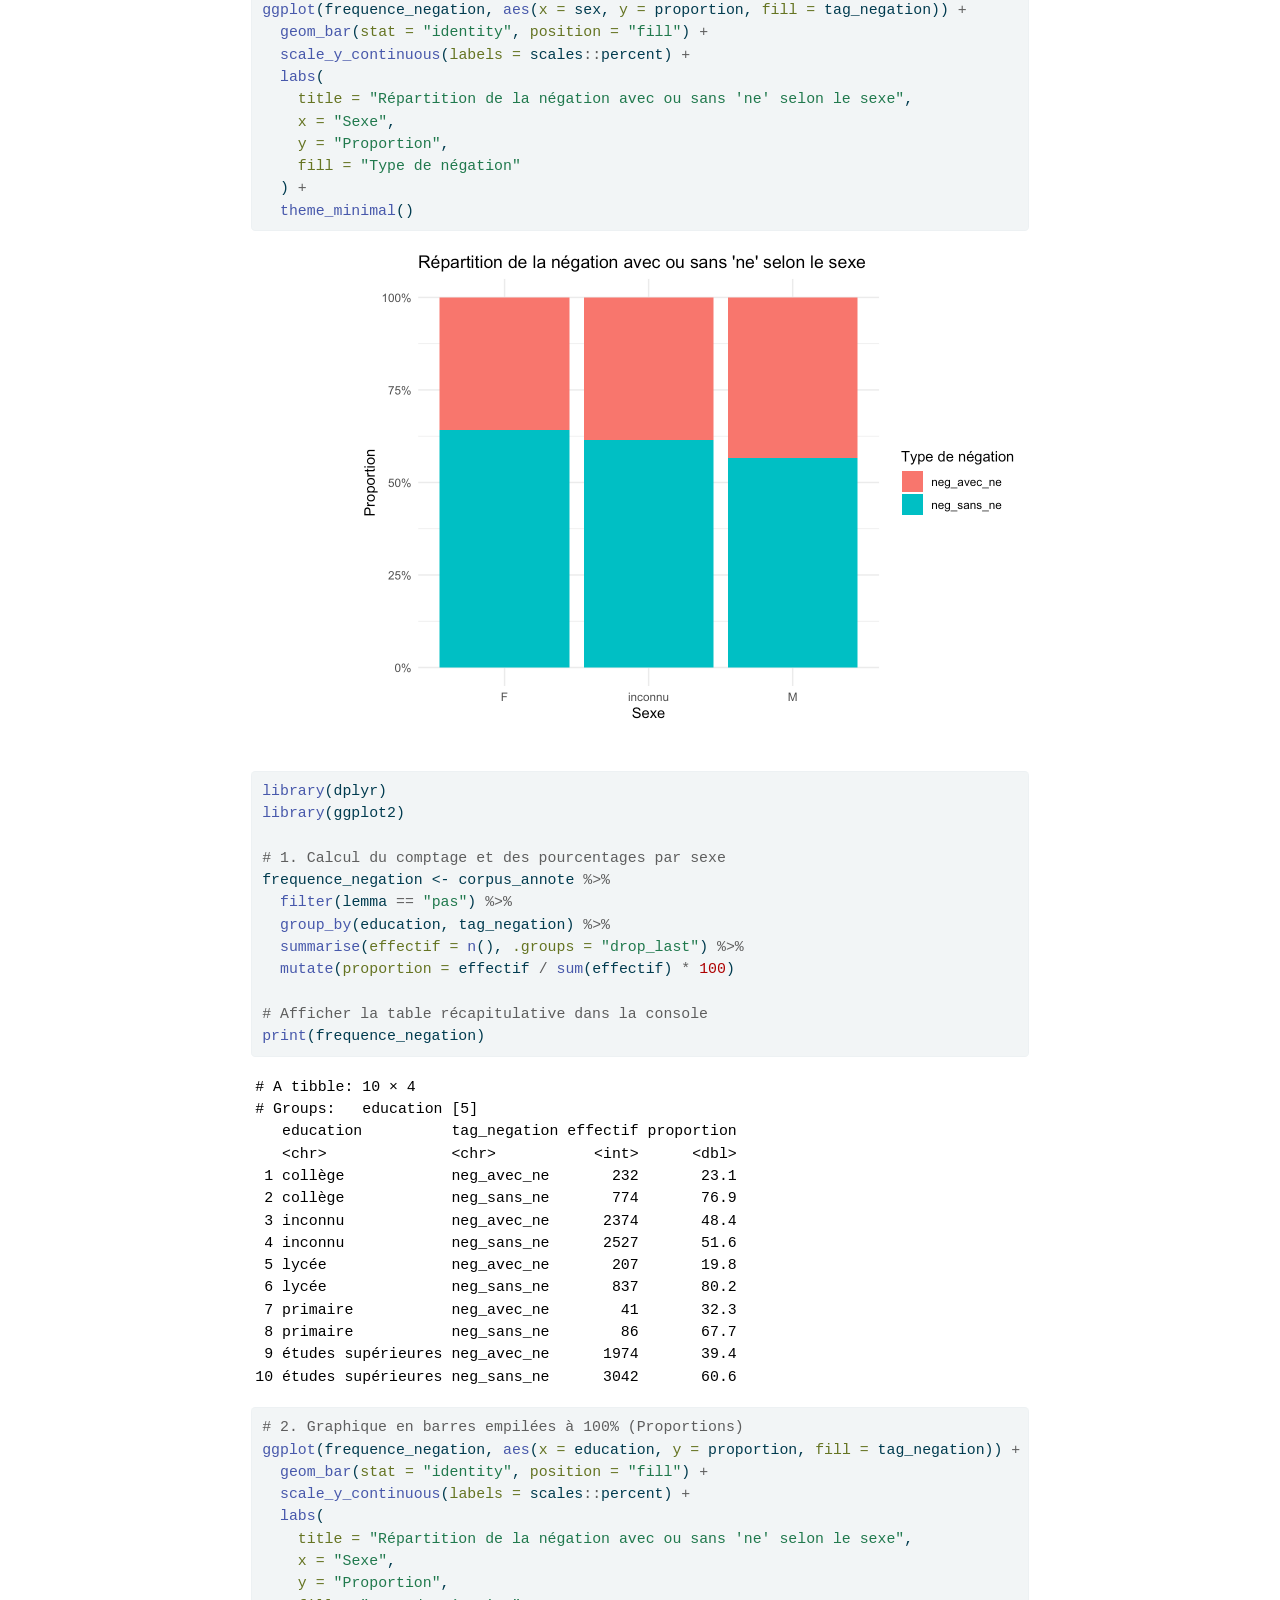
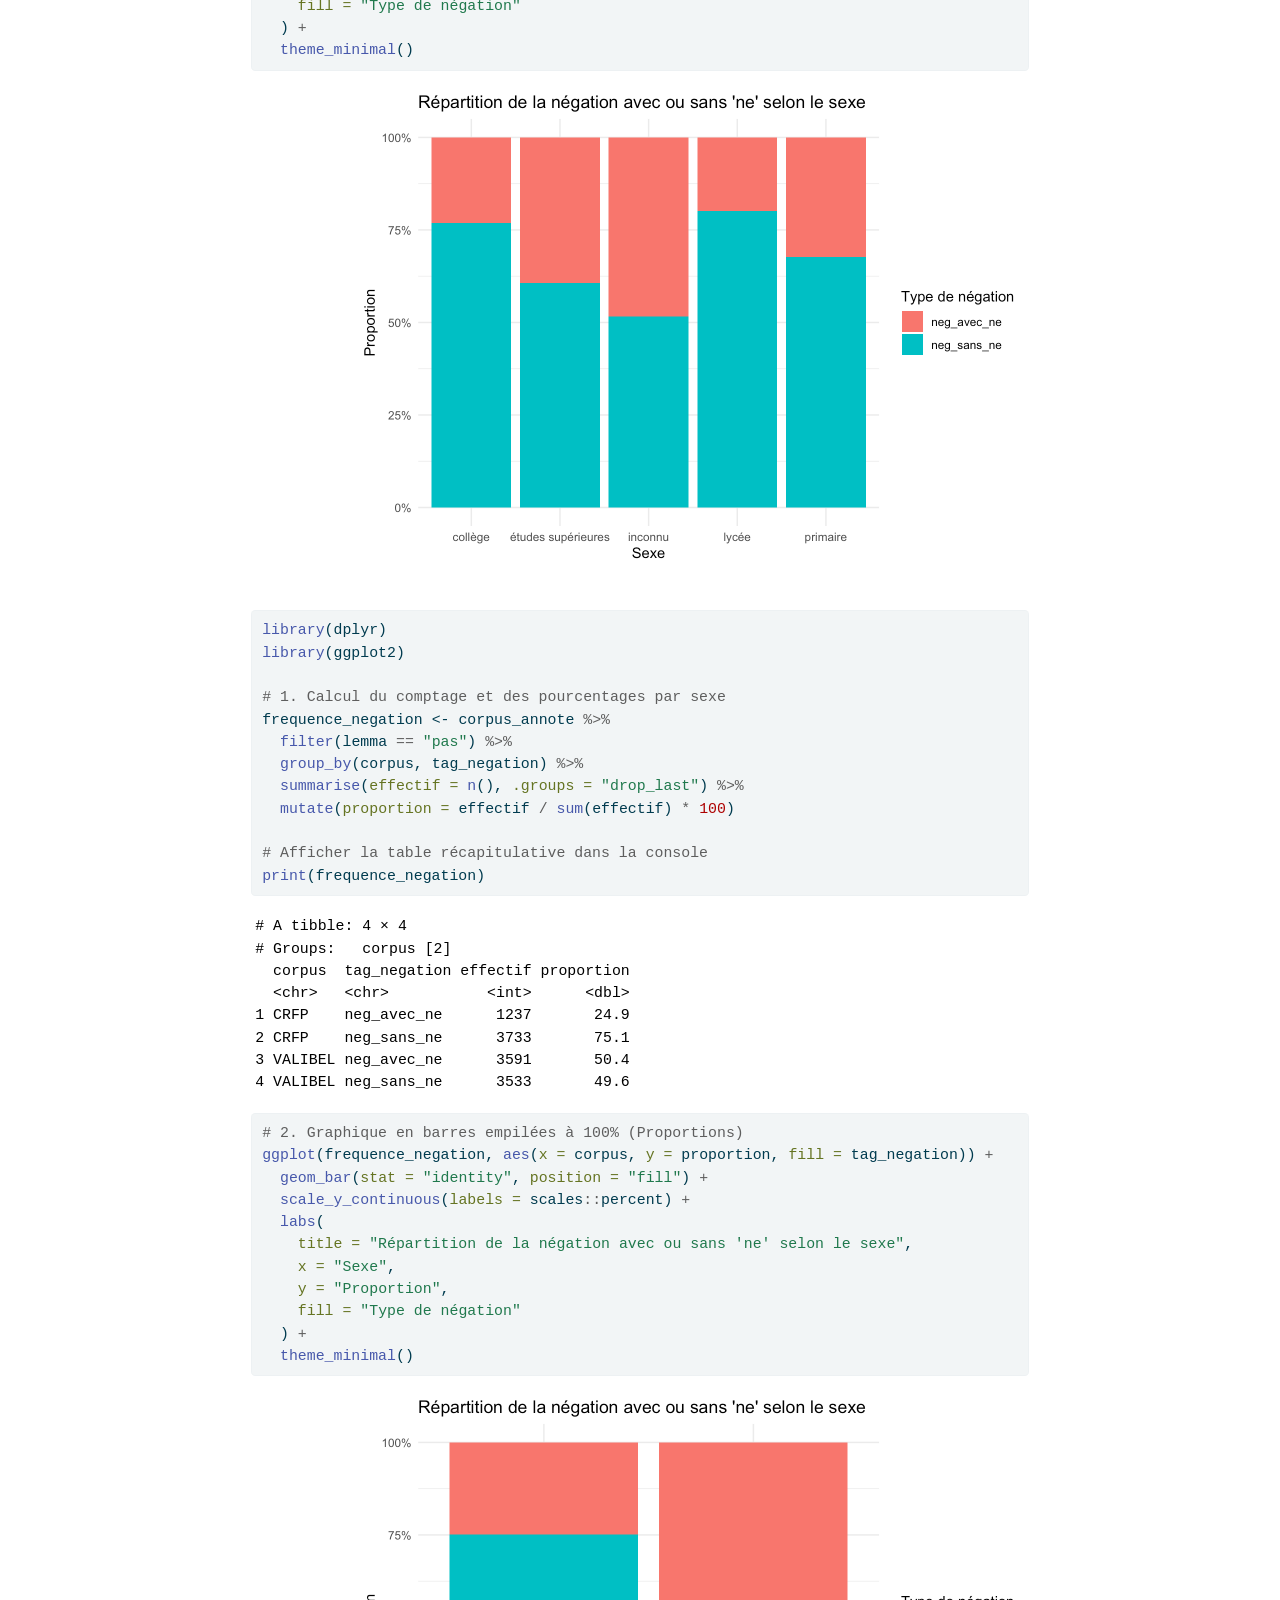
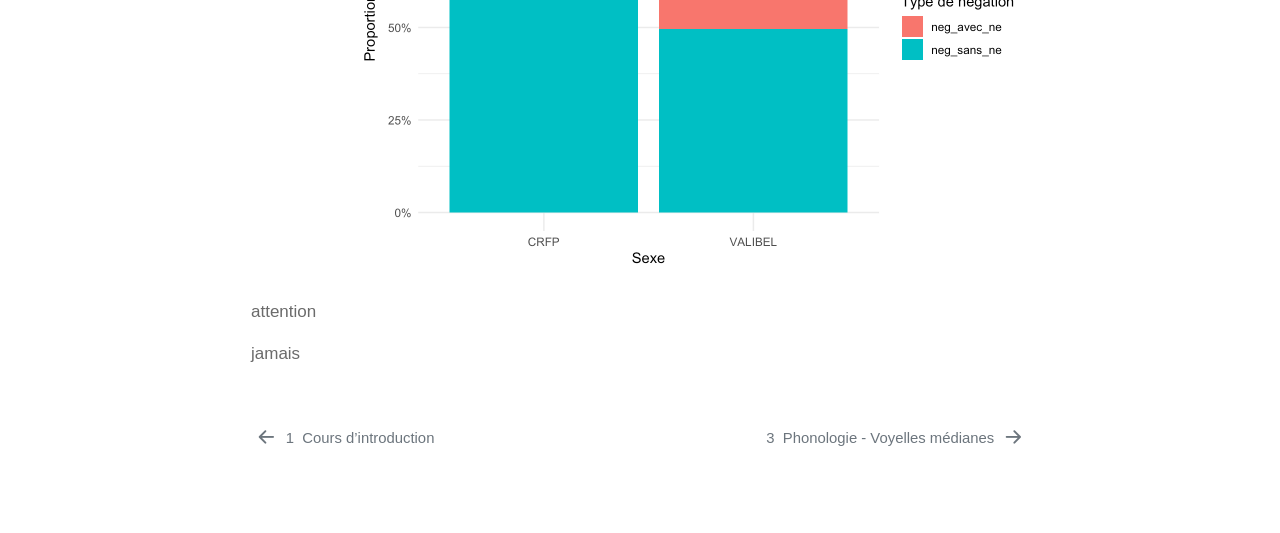
<file: 47165e693cb14c5d47bce1eb927e0d9135856597/chapters/001-phonetique-affrication.html>
<!DOCTYPE html>
<html xmlns="http://www.w3.org/1999/xhtml" lang="en" xml:lang="en"><head>

<meta charset="utf-8">
<meta name="generator" content="quarto-1.10.18">

<meta name="viewport" content="width=device-width, initial-scale=1.0, user-scalable=yes">


<title>2&nbsp; Négation - C’est pas vrai – COURSE TITLE</title>
<style>
/* Default styles provided by pandoc.
** See https://pandoc.org/MANUAL.html#variables-for-html for config info.
*/
span.smallcaps{font-variant: small-caps;}
div.columns{display: flex; gap: 1.5em;}
div.column{flex: auto;}
@media screen {
div.columns{gap: min(4vw, 1.5em);}
div.column{overflow-x: auto;}
}
div.hanging-indent{margin-left: 1.5em; text-indent: -1.5em;}
ul.task-list{list-style: none;}
ul.task-list li input[type="checkbox"] {
  width: 0.8em;
  margin: 0 0.8em 0.2em -1em; /* quarto-specific, see https://github.com/quarto-dev/quarto-cli/issues/4556 */ 
  vertical-align: middle;
}
/* CSS for syntax highlighting */
html { -webkit-text-size-adjust: 100%; }
pre > code.sourceCode { white-space: pre; position: relative; }
pre > code.sourceCode > span { display: inline-block; line-height: 1.25; }
pre > code.sourceCode > span:empty { height: 1.2em; }
.sourceCode { overflow: visible; }
code.sourceCode > span { color: inherit; text-decoration: inherit; }
div.sourceCode { margin: 1em 0; }
pre.sourceCode { margin: 0; }
@media screen {
div.sourceCode { overflow: auto; }
}
@media print {
pre > code.sourceCode { white-space: pre-wrap; }
pre > code.sourceCode > span { text-indent: -5em; padding-left: 5em; }
}
pre.numberSource code
  { counter-reset: source-line 0; }
pre.numberSource code > span
  { position: relative; left: -4em; counter-increment: source-line; }
pre.numberSource code > span > a:first-child::before
  { content: counter(source-line);
    position: relative; left: -1em; text-align: right; vertical-align: baseline;
    border: none; display: inline-block;
    -webkit-touch-callout: none; -webkit-user-select: none;
    -khtml-user-select: none; -moz-user-select: none;
    -ms-user-select: none; user-select: none;
    padding: 0 4px; width: 4em;
  }
pre.numberSource { margin-left: 3em;  padding-left: 4px; }
div.sourceCode
  {   }
@media screen {
pre > code.sourceCode > span > a:first-child::before { text-decoration: underline; }
}
</style>


<script src="../site_libs/quarto-nav/quarto-nav.js"></script>
<script src="../site_libs/quarto-nav/headroom.min.js"></script>
<script src="../site_libs/clipboard/clipboard.min.js"></script>
<script src="../site_libs/quarto-search/autocomplete.umd.js"></script>
<script src="../site_libs/quarto-search/fuse.min.js"></script>
<script src="../site_libs/quarto-search/quarto-search.js"></script>
<meta name="quarto:offset" content="../">
<link href="../chapters/002-phonologie-voyelles.html" rel="next">
<link href="../chapters/000-intro.html" rel="prev">
<script src="../site_libs/quarto-html/quarto.js" type="module"></script>
<script src="../site_libs/quarto-html/tabsets/tabsets.js" type="module"></script>
<script src="../site_libs/quarto-html/popper.min.js"></script>
<script src="../site_libs/quarto-html/tippy.umd.min.js"></script>
<script src="../site_libs/quarto-html/anchor.min.js"></script>
<link href="../site_libs/quarto-html/tippy.css" rel="stylesheet">
<link href="../site_libs/quarto-html/quarto-syntax-highlighting-64a204ab8560d761af7679ceaba22944.css" rel="stylesheet" class="quarto-color-scheme" id="quarto-text-highlighting-styles">
<link href="../site_libs/quarto-html/quarto-syntax-highlighting-dark-b85bc7c33db8c58e0ec93c3465666fed.css" rel="stylesheet" class="quarto-color-scheme quarto-color-alternate" id="quarto-text-highlighting-styles">
<link href="../site_libs/quarto-html/quarto-syntax-highlighting-64a204ab8560d761af7679ceaba22944.css" rel="stylesheet" class="quarto-color-scheme-extra" id="quarto-text-highlighting-styles">
<script src="../site_libs/bootstrap/bootstrap.min.js"></script>
<link href="../site_libs/bootstrap/bootstrap-icons.css" rel="stylesheet">
<link href="../site_libs/bootstrap/bootstrap-dbdfabad855d93f1198fe2c9c15362b2.min.css" rel="stylesheet" append-hash="true" class="quarto-color-scheme" id="quarto-bootstrap" data-mode="light">
<link href="../site_libs/bootstrap/bootstrap-dark-69daba74f81401e5057f4f67b8105895.min.css" rel="stylesheet" append-hash="true" class="quarto-color-scheme quarto-color-alternate" id="quarto-bootstrap" data-mode="dark">
<link href="../site_libs/bootstrap/bootstrap-dbdfabad855d93f1198fe2c9c15362b2.min.css" rel="stylesheet" append-hash="true" class="quarto-color-scheme-extra" id="quarto-bootstrap" data-mode="light">
<script id="quarto-search-options" type="application/json">{
  "location": "sidebar",
  "copy-button": false,
  "collapse-after": 3,
  "panel-placement": "start",
  "type": "textbox",
  "limit": 50,
  "keyboard-shortcut": [
    "f",
    "/",
    "s"
  ],
  "show-item-context": false,
  "language": {
    "search-no-results-text": "No results",
    "search-matching-documents-text": "matching documents",
    "search-copy-link-title": "Copy link to search",
    "search-hide-matches-text": "Hide additional matches",
    "search-more-match-text": "more match in this document",
    "search-more-matches-text": "more matches in this document",
    "search-clear-button-title": "Clear",
    "search-text-placeholder": "",
    "search-detached-cancel-button-title": "Cancel",
    "search-submit-button-title": "Submit",
    "search-label": "Search"
  }
}</script>


</head>

<body class="nav-sidebar docked quarto-light"><script id="quarto-html-before-body" type="application/javascript">
    const toggleBodyColorMode = (bsSheetEl) => {
      const mode = bsSheetEl.getAttribute("data-mode");
      const bodyEl = window.document.querySelector("body");
      if (mode === "dark") {
        bodyEl.classList.add("quarto-dark");
        bodyEl.classList.remove("quarto-light");
      } else {
        bodyEl.classList.add("quarto-light");
        bodyEl.classList.remove("quarto-dark");
      }
    }
    const toggleBodyColorPrimary = () => {
      const bsSheetEl = window.document.querySelector("link#quarto-bootstrap:not([rel=disabled-stylesheet])");
      if (bsSheetEl) {
        toggleBodyColorMode(bsSheetEl);
      }
    }
    const setColorSchemeToggle = (alternate) => {
      const toggles = window.document.querySelectorAll('.quarto-color-scheme-toggle');
      for (let i=0; i < toggles.length; i++) {
        const toggle = toggles[i];
        if (toggle) {
          if (alternate) {
            toggle.classList.add("alternate");
          } else {
            toggle.classList.remove("alternate");
          }
        }
      }
    };
    const toggleColorMode = (alternate) => {
      // Switch the stylesheets
      const primaryStylesheets = window.document.querySelectorAll('link.quarto-color-scheme:not(.quarto-color-alternate)');
      const alternateStylesheets = window.document.querySelectorAll('link.quarto-color-scheme.quarto-color-alternate');
      manageTransitions('#quarto-margin-sidebar .nav-link', false);
      if (alternate) {
        // note: dark is layered on light, we don't disable primary!
        enableStylesheet(alternateStylesheets);
        for (const sheetNode of alternateStylesheets) {
          if (sheetNode.id === "quarto-bootstrap") {
            toggleBodyColorMode(sheetNode);
          }
        }
      } else {
        disableStylesheet(alternateStylesheets);
        enableStylesheet(primaryStylesheets)
        toggleBodyColorPrimary();
      }
      manageTransitions('#quarto-margin-sidebar .nav-link', true);
      // Switch the toggles
      setColorSchemeToggle(alternate)
      // Hack to workaround the fact that safari doesn't
      // properly recolor the scrollbar when toggling (#1455)
      if (navigator.userAgent.indexOf('Safari') > 0 && navigator.userAgent.indexOf('Chrome') == -1) {
        manageTransitions("body", false);
        window.scrollTo(0, 1);
        setTimeout(() => {
          window.scrollTo(0, 0);
          manageTransitions("body", true);
        }, 40);
      }
    }
    const disableStylesheet = (stylesheets) => {
      for (let i=0; i < stylesheets.length; i++) {
        const stylesheet = stylesheets[i];
        stylesheet.rel = 'disabled-stylesheet';
      }
    }
    const enableStylesheet = (stylesheets) => {
      for (let i=0; i < stylesheets.length; i++) {
        const stylesheet = stylesheets[i];
        if(stylesheet.rel !== 'stylesheet') { // for Chrome, which will still FOUC without this check
          stylesheet.rel = 'stylesheet';
        }
      }
    }
    const manageTransitions = (selector, allowTransitions) => {
      const els = window.document.querySelectorAll(selector);
      for (let i=0; i < els.length; i++) {
        const el = els[i];
        if (allowTransitions) {
          el.classList.remove('notransition');
        } else {
          el.classList.add('notransition');
        }
      }
    }
    const isFileUrl = () => {
      return window.location.protocol === 'file:';
    }
    const hasAlternateSentinel = () => {
      let styleSentinel = getColorSchemeSentinel();
      if (styleSentinel !== null) {
        return styleSentinel === "alternate";
      } else {
        return false;
      }
    }
    const setStyleSentinel = (alternate) => {
      const value = alternate ? "alternate" : "default";
      if (!isFileUrl()) {
        window.localStorage.setItem("quarto-color-scheme", value);
      } else {
        localAlternateSentinel = value;
      }
    }
    const getColorSchemeSentinel = () => {
      if (!isFileUrl()) {
        const storageValue = window.localStorage.getItem("quarto-color-scheme");
        return storageValue != null ? storageValue : localAlternateSentinel;
      } else {
        return localAlternateSentinel;
      }
    }
    const toggleGiscusIfUsed = (isAlternate, darkModeDefault) => {
      const baseTheme = document.querySelector('#giscus-base-theme')?.value ?? 'light';
      const alternateTheme = document.querySelector('#giscus-alt-theme')?.value ?? 'dark';
      let newTheme = '';
      if(authorPrefersDark) {
        newTheme = isAlternate ? baseTheme : alternateTheme;
      } else {
        newTheme = isAlternate ? alternateTheme : baseTheme;
      }
      const changeGiscusTheme = () => {
        // From: https://github.com/giscus/giscus/issues/336
        const sendMessage = (message) => {
          const iframe = document.querySelector('iframe.giscus-frame');
          if (!iframe) return;
          iframe.contentWindow.postMessage({ giscus: message }, 'https://giscus.app');
        }
        sendMessage({
          setConfig: {
            theme: newTheme
          }
        });
      }
      const isGiscussLoaded = window.document.querySelector('iframe.giscus-frame') !== null;
      if (isGiscussLoaded) {
        changeGiscusTheme();
      }
    };
    const authorPrefersDark = false;
    const darkModeDefault = authorPrefersDark;
      document.querySelector('link#quarto-text-highlighting-styles.quarto-color-scheme-extra').rel = 'disabled-stylesheet';
      document.querySelector('link#quarto-bootstrap.quarto-color-scheme-extra').rel = 'disabled-stylesheet';
    let localAlternateSentinel = darkModeDefault ? 'alternate' : 'default';
    // Dark / light mode switch
    window.quartoToggleColorScheme = () => {
      // Read the current dark / light value
      let toAlternate = !hasAlternateSentinel();
      toggleColorMode(toAlternate);
      setStyleSentinel(toAlternate);
      toggleGiscusIfUsed(toAlternate, darkModeDefault);
      window.dispatchEvent(new Event('resize'));
    };
    // Switch to dark mode if need be
    if (hasAlternateSentinel()) {
      toggleColorMode(true);
    } else {
      toggleColorMode(false);
    }
  </script>

<div id="quarto-search-results"></div>
  <header id="quarto-header" class="headroom fixed-top">
  <nav class="quarto-secondary-nav">
    <div class="container-fluid d-flex">
      <button type="button" class="quarto-btn-toggle btn" data-bs-toggle="collapse" role="button" data-bs-target=".quarto-sidebar-collapse-item" aria-controls="quarto-sidebar" aria-expanded="false" aria-label="Toggle sidebar navigation" onclick="if (window.quartoToggleHeadroom) { window.quartoToggleHeadroom(); }">
        <i class="bi bi-layout-text-sidebar-reverse"></i>
      </button>
        <nav class="quarto-page-breadcrumbs" aria-label="breadcrumb"><ol class="breadcrumb"><li class="breadcrumb-item"><a href="../chapters/001-phonetique-affrication.html"><span class="chapter-number">2</span>&nbsp; <span class="chapter-title">Négation - C’est pas vrai</span></a></li></ol></nav>
        <a class="flex-grow-1" role="navigation" data-bs-toggle="collapse" data-bs-target=".quarto-sidebar-collapse-item" aria-controls="quarto-sidebar" aria-expanded="false" aria-label="Toggle sidebar navigation" onclick="if (window.quartoToggleHeadroom) { window.quartoToggleHeadroom(); }">      
        </a>
      <button type="button" class="btn quarto-search-button" aria-label="Search" onclick="window.quartoOpenSearch();">
        <i class="bi bi-search"></i>
      </button>
    </div>
  </nav>
</header>
<!-- content -->
<div id="quarto-content" class="quarto-container page-columns page-rows-contents page-layout-article">
<!-- sidebar -->
  <nav id="quarto-sidebar" class="sidebar collapse collapse-horizontal quarto-sidebar-collapse-item sidebar-navigation docked overflow-auto">
    <div class="pt-lg-2 mt-2 text-left sidebar-header">
    <div class="sidebar-title mb-0 py-0">
      <a href="../">COURSE TITLE</a> 
        <div class="sidebar-tools-main">
    <a href="https://github.com/YOUR-ORG/Teaching" title="Source Code" class="quarto-navigation-tool px-1" aria-label="Source Code"><i class="bi bi-github"></i></a>
  <a href="" class="quarto-color-scheme-toggle quarto-navigation-tool  px-1" onclick="window.quartoToggleColorScheme(); return false;" title="Toggle dark mode"><i class="bi"></i></a>
</div>
    </div>
      </div>
        <div class="mt-2 flex-shrink-0 align-items-center">
        <div class="sidebar-search">
        <div id="quarto-search" class="" title="Search"></div>
        </div>
        </div>
    <div class="sidebar-menu-container"> 
    <ul class="list-unstyled mt-1">
        <li class="sidebar-item">
  <div class="sidebar-item-container"> 
  <a href="../index.html" class="sidebar-item-text sidebar-link">
 <span class="menu-text">Bienvenue</span></a>
  </div>
</li>
        <li class="sidebar-item">
  <div class="sidebar-item-container"> 
  <a href="../chapters/000-intro.html" class="sidebar-item-text sidebar-link">
 <span class="menu-text"><span class="chapter-number">1</span>&nbsp; <span class="chapter-title">Cours d’introduction</span></span></a>
  </div>
</li>
        <li class="sidebar-item">
  <div class="sidebar-item-container"> 
  <a href="../chapters/001-phonetique-affrication.html" class="sidebar-item-text sidebar-link active">
 <span class="menu-text"><span class="chapter-number">2</span>&nbsp; <span class="chapter-title">Négation - C’est pas vrai</span></span></a>
  </div>
</li>
        <li class="sidebar-item">
  <div class="sidebar-item-container"> 
  <a href="../chapters/002-phonologie-voyelles.html" class="sidebar-item-text sidebar-link">
 <span class="menu-text"><span class="chapter-number">3</span>&nbsp; <span class="chapter-title">Phonologie - Voyelles médianes</span></span></a>
  </div>
</li>
        <li class="sidebar-item">
  <div class="sidebar-item-container"> 
  <a href="../chapters/003-phonologie-liaison.html" class="sidebar-item-text sidebar-link">
 <span class="menu-text"><span class="chapter-number">4</span>&nbsp; <span class="chapter-title">Phonologie - Liaison</span></span></a>
  </div>
</li>
        <li class="sidebar-item">
  <div class="sidebar-item-container"> 
  <a href="../chapters/004-morphologie-verlan.html" class="sidebar-item-text sidebar-link">
 <span class="menu-text"><span class="chapter-number">5</span>&nbsp; <span class="chapter-title">Morphologie - Verlan</span></span></a>
  </div>
</li>
        <li class="sidebar-item">
  <div class="sidebar-item-container"> 
  <a href="../chapters/005-morphosyntaxe-participe-passe.html" class="sidebar-item-text sidebar-link">
 <span class="menu-text"><span class="chapter-number">6</span>&nbsp; <span class="chapter-title">Morpho-syntaxe - Accord du participe passé</span></span></a>
  </div>
</li>
        <li class="sidebar-item">
  <div class="sidebar-item-container"> 
  <a href="../chapters/006-syntaxe-subjonctif.html" class="sidebar-item-text sidebar-link">
 <span class="menu-text"><span class="chapter-number">7</span>&nbsp; <span class="chapter-title">Syntaxe - Subjonctif</span></span></a>
  </div>
</li>
    </ul>
    </div>
</nav>
<div id="quarto-sidebar-glass" class="quarto-sidebar-collapse-item" data-bs-toggle="collapse" data-bs-target=".quarto-sidebar-collapse-item"></div>
<!-- margin-sidebar -->
    <div id="quarto-margin-sidebar" class="sidebar margin-sidebar">
        <nav id="TOC" role="doc-toc" class="toc-active">
    <h2 id="toc-title">Table of contents</h2>
   
  <ul>
  <li><a href="#introduction" id="toc-introduction" class="nav-link active" data-scroll-target="#introduction"><span class="header-section-number">3</span> Introduction</a>
  <ul class="collapse">
  <li><a href="#analyse-de-corpus" id="toc-analyse-de-corpus" class="nav-link" data-scroll-target="#analyse-de-corpus"><span class="header-section-number">3.1</span> Analyse de corpus</a>
  <ul class="collapse">
  <li><a href="#formulation-dune-question-de-recherche" id="toc-formulation-dune-question-de-recherche" class="nav-link" data-scroll-target="#formulation-dune-question-de-recherche"><span class="header-section-number">3.1.1</span> Formulation d’une question de recherche</a></li>
  <li><a href="#choix-du-corpus" id="toc-choix-du-corpus" class="nav-link" data-scroll-target="#choix-du-corpus"><span class="header-section-number">3.1.2</span> Choix du corpus</a></li>
  <li><a href="#corpus-de-langue-parlée-oral" id="toc-corpus-de-langue-parlée-oral" class="nav-link" data-scroll-target="#corpus-de-langue-parlée-oral"><span class="header-section-number">3.1.3</span> <strong>Corpus de Langue Parlée (Oral)</strong></a></li>
  <li><a href="#corpus-de-langue-écrite-communication-numérique" id="toc-corpus-de-langue-écrite-communication-numérique" class="nav-link" data-scroll-target="#corpus-de-langue-écrite-communication-numérique"><span class="header-section-number">3.1.4</span> <strong>Corpus de Langue Écrite &amp; Communication Numérique</strong></a></li>
  </ul></li>
  <li><a href="#téléchargement-des-données" id="toc-téléchargement-des-données" class="nav-link" data-scroll-target="#téléchargement-des-données"><span class="header-section-number">3.2</span> Téléchargement des données</a></li>
  </ul></li>
  </ul>
<div class="toc-actions"><ul><li><a href="https://github.com/YOUR-ORG/Teaching/edit/main/chapters/001-phonetique-affrication.qmd" class="toc-action"><i class="bi bi-github"></i>Edit this page</a></li><li><a href="https://github.com/YOUR-ORG/Teaching/issues/new" class="toc-action"><i class="bi empty"></i>Report an issue</a></li></ul></div></nav>
    </div>
<!-- main -->
<main class="content" id="quarto-document-content">


<header id="title-block-header" class="quarto-title-block default">
<div class="quarto-title">
<h1 class="title"><span class="chapter-number">2</span>&nbsp; <span class="chapter-title">Négation - C’est pas vrai</span></h1>
</div>



<div class="quarto-title-meta">

    
  
    
  </div>
  


</header>


<section id="introduction" class="level1" data-number="3">
<h1 data-number="3"><span class="header-section-number">3</span> Introduction</h1>
<p><a href="https://www.lemonde.fr/series-d-ete/article/2021/07/31/le-ne-marque-de-negation-en-voie-de-disparition_6090096_3451060.html?srsltid=AfmBOorawSQY4BAOSbdNoDnmnri6b2thGEbIpUTly88xwK2ipKGz1W7z"><img src="images/clipboard-4256156183.png" class="img-fluid"></a></p>
<p><img src="images/clipboard-3155544609.png" class="img-fluid"></p>
<p><video src="images/AQN9VrcnP4vCes3Pw4caJ_TyrY8YYIOVNcX-bGwhTT_PYZ2Cfg1oJERsuoZWn6fe-w3KbmFbdOwKN7wBnim0GBXcT_6uplCtv9GAbeWcgA.mp4" class="img-fluid" controls=""><a href="images/AQN9VrcnP4vCes3Pw4caJ_TyrY8YYIOVNcX-bGwhTT_PYZ2Cfg1oJERsuoZWn6fe-w3KbmFbdOwKN7wBnim0GBXcT_6uplCtv9GAbeWcgA.mp4">Video</a></video></p>
<section id="analyse-de-corpus" class="level2" data-number="3.1">
<h2 data-number="3.1" class="anchored" data-anchor-id="analyse-de-corpus"><span class="header-section-number">3.1</span> Analyse de corpus</h2>
<section id="formulation-dune-question-de-recherche" class="level3" data-number="3.1.1">
<h3 data-number="3.1.1" class="anchored" data-anchor-id="formulation-dune-question-de-recherche"><span class="header-section-number">3.1.1</span> Formulation d’une question de recherche</h3>
</section>
<section id="choix-du-corpus" class="level3" data-number="3.1.2">
<h3 data-number="3.1.2" class="anchored" data-anchor-id="choix-du-corpus"><span class="header-section-number">3.1.2</span> Choix du corpus</h3>
</section>
<section id="corpus-de-langue-parlée-oral" class="level3" data-number="3.1.3">
<h3 data-number="3.1.3" class="anchored" data-anchor-id="corpus-de-langue-parlée-oral"><span class="header-section-number">3.1.3</span> <strong>Corpus de Langue Parlée (Oral)</strong></h3>
<table class="caption-top table">
<thead>
<tr class="header">
<th>Corpus</th>
<th>Description &amp; Contenu</th>
<th>Volume Orféo / Total</th>
<th>Source &amp; Référence</th>
</tr>
</thead>
<tbody>
<tr class="odd">
<td><strong>CFPP2000</strong></td>
<td>Interviews conversationnelles sur les quartiers de Paris et sa proche banlieue.</td>
<td>~50 h / &gt;700 000 mots <em>(volume Orféo moindre, date antérieure)</em></td>
<td><p><a href="http://cfpp2000.univ-paris3.fr/">Lien</a></p>
<p><br>
</p></td>
</tr>
<tr class="even">
<td><strong>CLAPI</strong></td>
<td>Interactions multimédias en situation naturelle (professionnelle, médicale, classe, etc.).</td>
<td>~17 h / ~170 000 mots <em>(sous-ensemble natif)</em></td>
<td><a href="http://clapi.ish-lyon.cnrs.fr/">Lien</a></td>
</tr>
<tr class="odd">
<td><strong>C-ORAL-ROM</strong></td>
<td>Corpus comparatifs de langue spontanée des principales langues romanes (FR, IT, PT, ES).</td>
<td><strong>Totalité partie FR</strong> (123 h / 772 textes au total)</td>
<td><a href="http://lablita.dit.unifi.it/corpora/descriptions/coralrom/">Lien</a></td>
</tr>
<tr class="even">
<td><strong>CRFP</strong></td>
<td>Échantillons de français parlé dans ~40 villes selon divers profils de locuteurs (aligné texte/son).</td>
<td><strong>Totalité</strong> (~36 h / 440 000 mots / 134 enregistrements)</td>
<td><a href="http://www.up.univ-mrs.fr/delic/corpus/index.html">Lien</a></td>
</tr>
<tr class="odd">
<td><strong>FLEURON</strong></td>
<td>Situations de la vie universitaire et quotidienne pour étudiants étrangers.</td>
<td>~3 h / 35 000 mots</td>
<td><a href="https://apps.atilf.fr/fleuron/">Lien</a></td>
</tr>
<tr class="even">
<td><strong>FRENCH ORAL NARRATIVE</strong></td>
<td>Contes oraux (87 contes par 18 conteurs du CLiO à Vendôme) annotés en TEI.</td>
<td><strong>Totalité</strong></td>
<td><a href="http://frenchoralnarrative.qub.ac.uk">Lien</a></td>
</tr>
<tr class="odd">
<td><strong>OFROM</strong></td>
<td>Entretiens et interactions enregistrés en Suisse romande (aligné texte/son).</td>
<td>&gt;25 h / ~300 000 mots <em>(actuellement ~80 h / ~1M mots)</em></td>
<td><a href="http://www.unine.ch/ofrom">Lien</a></td>
</tr>
<tr class="even">
<td><strong>TCOF</strong></td>
<td>Interactions adultes-enfants et conversations/récits entre adultes (+ coll. Debaisieux &amp; Caddeo).</td>
<td>~23 h / ~300 000 mots</td>
<td><a href="http://www.cnrtl.fr/corpus/tcof/">Lien</a></td>
</tr>
<tr class="odd">
<td><strong>TUFS</strong></td>
<td>Entretiens recueillis dans des universités françaises (Aix, Paris, Bordeaux) par l’Univ. de Tokyo.</td>
<td><strong>Totalité</strong> (~54 h / &gt;750 000 mots)</td>
<td><a href="http://www.coelang.tufs.ac.jp/english/">Lien</a></td>
</tr>
<tr class="even">
<td><strong>Valibel</strong></td>
<td>Enregistrements de productions orales en Belgique (Bruxelles et Wallonie).</td>
<td>~43 h / 500 000 mots <em>(sur 373 h au total)</em></td>
<td><a href="http://www.uclouvain.be/81834.html">Lien</a></td>
</tr>
</tbody>
</table>
</section>
<section id="corpus-de-langue-écrite-communication-numérique" class="level3" data-number="3.1.4">
<h3 data-number="3.1.4" class="anchored" data-anchor-id="corpus-de-langue-écrite-communication-numérique"><span class="header-section-number">3.1.4</span> <strong>Corpus de Langue Écrite &amp; Communication Numérique</strong></h3>
<table class="caption-top table">
<thead>
<tr class="header">
<th>Corpus</th>
<th>Description &amp; Contenu</th>
<th>Volume Orféo / Total</th>
<th>Source &amp; Référence</th>
</tr>
</thead>
<tbody>
<tr class="odd">
<td><strong>ANNODIS</strong></td>
<td>Textes diversifiés enrichis en structures discursives (<em>Est Républicain</em>, <em>Wikipédia</em>, <em>CMLF 2008</em>, <em>IFRI</em>).</td>
<td><strong>Totalité</strong> (687 000 mots)</td>
<td><a href="http://redac.univ-tlse2.fr/corpus/annodis">Lien</a></td>
</tr>
<tr class="even">
<td><strong>Chambers-Rostand</strong></td>
<td>Presse quotidienne française (<em>Le Monde</em>, <em>L’Humanité</em>, <em>La Dépêche du Midi</em>).</td>
<td><strong>Totalité</strong> (979 831 mots / 1 723 articles)</td>
<td><a href="http://ota.ox.ac.uk/desc/2491">Lien</a></td>
</tr>
<tr class="odd">
<td><strong>CoMeRe</strong></td>
<td>Communication médiée par les réseaux (blogs, tweets, SMS, courriels, forums, etc.) structurée en TEI/CLARIN/OLAC.</td>
<td><strong>Noyau de corpus</strong></td>
<td><a href="https://corpuscomere.wordpress.com">Lien</a></td>
</tr>
<tr class="even">
<td><strong>Frantext (Libre)</strong></td>
<td>Sous-corpus littéraire (romans et essais hors théâtre/poésie, 1890–1921).</td>
<td><strong>Totalité</strong> (~1,8 million de tokens / 22 œuvres)</td>
<td><a href="http://www.cnrtl.fr/corpus/frantext/">Lien</a></td>
</tr>
<tr class="odd">
<td><strong>Est Républicain</strong></td>
<td>Presse Quotidienne Régionale (PQR) du CNRTL (3 éditions quotidiennes d’avril 2002).</td>
<td><strong>Totalité</strong> (927 035 tokens)</td>
<td><a href="https://www.google.com/search?q=https://www.ortolang.fr/market/corpora/est_republicain">Lien</a></td>
</tr>
</tbody>
</table>
</section>
</section>
<section id="téléchargement-des-données" class="level2" data-number="3.2">
<h2 data-number="3.2" class="anchored" data-anchor-id="téléchargement-des-données"><span class="header-section-number">3.2</span> Téléchargement des données</h2>
<div class="cell">
<div class="code-copy-outer-scaffold"><div class="sourceCode cell-code" id="cb1"><pre class="sourceCode r code-with-copy"><code class="sourceCode r"><span id="cb1-1"><a href="#cb1-1" aria-hidden="true" tabindex="-1"></a><span class="fu">library</span>(here)</span></code></pre></div><button title="Copy to Clipboard" class="code-copy-button"><i class="bi"></i></button></div>
<div class="cell-output cell-output-stderr">
<pre><code>here() starts at /Users/jeremy-ua/Documents/Work/Teaching/1_KUL/2026-2027/Teaching_Materials</code></pre>
</div>
<div class="code-copy-outer-scaffold"><div class="sourceCode cell-code" id="cb3"><pre class="sourceCode r code-with-copy"><code class="sourceCode r"><span id="cb3-1"><a href="#cb3-1" aria-hidden="true" tabindex="-1"></a><span class="co"># Charge le fichier depuis la racine du projet</span></span>
<span id="cb3-2"><a href="#cb3-2" aria-hidden="true" tabindex="-1"></a>corpus_data <span class="ot">&lt;-</span> <span class="fu">read.csv</span>(<span class="fu">here</span>(<span class="st">"francais-moderne"</span>,<span class="st">"chapters"</span>, <span class="st">"corpus"</span>, <span class="st">"corpus_data.csv"</span>))</span></code></pre></div><button title="Copy to Clipboard" class="code-copy-button"><i class="bi"></i></button></div>
</div>
<p>Il faut toujours vérifier les données que l’on a télécharger !</p>
<div class="cell">
<div class="code-copy-outer-scaffold"><div class="sourceCode cell-code" id="cb4"><pre class="sourceCode r code-with-copy"><code class="sourceCode r"><span id="cb4-1"><a href="#cb4-1" aria-hidden="true" tabindex="-1"></a><span class="fu">head</span>(corpus_data)</span></code></pre></div><button title="Copy to Clipboard" class="code-copy-button"><i class="bi"></i></button></div>
<div class="cell-output cell-output-stdout">
<pre><code>  word_nr       form       lemma upos xpos start_time end_time speaker
1       1      voilà       voilà  INT  INT       0.18     0.39      L1
2       2       nous         moi  PRO  PRO       0.40     0.49      L1
3       3       nous        nous  CLS  CLS       0.50     0.65      L1
4       4     étions        être  VRB  VRB       0.66     1.01      L1
5       5 interrompu interrompre  VPP  VPP       1.02     1.79      L1
6       6         au        à+le  PRE  PRE       2.44     2.76      L1
             file             utterance name_recording sex age
1 PRI-AIX-1.orfeo cefc-crfp-PRI-AIX-1-1      PRI-AIX-1   M 61+
2 PRI-AIX-1.orfeo cefc-crfp-PRI-AIX-1-1      PRI-AIX-1   M 61+
3 PRI-AIX-1.orfeo cefc-crfp-PRI-AIX-1-1      PRI-AIX-1   M 61+
4 PRI-AIX-1.orfeo cefc-crfp-PRI-AIX-1-1      PRI-AIX-1   M 61+
5 PRI-AIX-1.orfeo cefc-crfp-PRI-AIX-1-1      PRI-AIX-1   M 61+
6 PRI-AIX-1.orfeo cefc-crfp-PRI-AIX-1-1      PRI-AIX-1   M 61+
           education         occupation         birth_place native_language
1 études supérieures inconnu (retraité) Centre de la France        français
2 études supérieures inconnu (retraité) Centre de la France        français
3 études supérieures inconnu (retraité) Centre de la France        français
4 études supérieures inconnu (retraité) Centre de la France        français
5 études supérieures inconnu (retraité) Centre de la France        français
6 études supérieures inconnu (retraité) Centre de la France        français
    source_file corpus           setting_place duration
1 PRI-AIX-1.xml   CRFP France, PACA, Marseille 00:15:17
2 PRI-AIX-1.xml   CRFP France, PACA, Marseille 00:15:17
3 PRI-AIX-1.xml   CRFP France, PACA, Marseille 00:15:17
4 PRI-AIX-1.xml   CRFP France, PACA, Marseille 00:15:17
5 PRI-AIX-1.xml   CRFP France, PACA, Marseille 00:15:17
6 PRI-AIX-1.xml   CRFP France, PACA, Marseille 00:15:17
                           audio_quality interaction sector     channel
1 #peu_bruité #NULL #script Daniel Hirst   narration  privé face_à_face
2 #peu_bruité #NULL #script Daniel Hirst   narration  privé face_à_face
3 #peu_bruité #NULL #script Daniel Hirst   narration  privé face_à_face
4 #peu_bruité #NULL #script Daniel Hirst   narration  privé face_à_face
5 #peu_bruité #NULL #script Daniel Hirst   narration  privé face_à_face
6 #peu_bruité #NULL #script Daniel Hirst   narration  privé face_à_face
  modality    audio_file
1     oral PRI-AIX-1.wav
2     oral PRI-AIX-1.wav
3     oral PRI-AIX-1.wav
4     oral PRI-AIX-1.wav
5     oral PRI-AIX-1.wav
6     oral PRI-AIX-1.wav
                                                                                                                    textgrid_path
1 /Users/jeremy-ua/Documents/Research/Projects/2026_Belgian_Devoicing/Data/output.MFA/L1_PRI-AIX-1/cefc-crfp-PRI-AIX-1-1.TextGrid
2 /Users/jeremy-ua/Documents/Research/Projects/2026_Belgian_Devoicing/Data/output.MFA/L1_PRI-AIX-1/cefc-crfp-PRI-AIX-1-1.TextGrid
3 /Users/jeremy-ua/Documents/Research/Projects/2026_Belgian_Devoicing/Data/output.MFA/L1_PRI-AIX-1/cefc-crfp-PRI-AIX-1-1.TextGrid
4 /Users/jeremy-ua/Documents/Research/Projects/2026_Belgian_Devoicing/Data/output.MFA/L1_PRI-AIX-1/cefc-crfp-PRI-AIX-1-1.TextGrid
5 /Users/jeremy-ua/Documents/Research/Projects/2026_Belgian_Devoicing/Data/output.MFA/L1_PRI-AIX-1/cefc-crfp-PRI-AIX-1-1.TextGrid
6 /Users/jeremy-ua/Documents/Research/Projects/2026_Belgian_Devoicing/Data/output.MFA/L1_PRI-AIX-1/cefc-crfp-PRI-AIX-1-1.TextGrid
  alignment_status
1          aligned
2          aligned
3          aligned
4          aligned
5          aligned
6          aligned</code></pre>
</div>
</div>
<p>De quoi a-t-on besoin comme information ?</p>
<p>pas</p>
<div class="cell">
<div class="code-copy-outer-scaffold"><div class="sourceCode cell-code" id="cb6"><pre class="sourceCode r code-with-copy"><code class="sourceCode r"><span id="cb6-1"><a href="#cb6-1" aria-hidden="true" tabindex="-1"></a><span class="fu">library</span>(dplyr)</span></code></pre></div><button title="Copy to Clipboard" class="code-copy-button"><i class="bi"></i></button></div>
<div class="cell-output cell-output-stderr">
<pre><code>Warning: package 'dplyr' was built under R version 4.4.3</code></pre>
</div>
<div class="cell-output cell-output-stderr">
<pre><code>
Attaching package: 'dplyr'</code></pre>
</div>
<div class="cell-output cell-output-stderr">
<pre><code>The following objects are masked from 'package:stats':

    filter, lag</code></pre>
</div>
<div class="cell-output cell-output-stderr">
<pre><code>The following objects are masked from 'package:base':

    intersect, setdiff, setequal, union</code></pre>
</div>
<div class="code-copy-outer-scaffold"><div class="sourceCode cell-code" id="cb11"><pre class="sourceCode r code-with-copy"><code class="sourceCode r"><span id="cb11-1"><a href="#cb11-1" aria-hidden="true" tabindex="-1"></a><span class="co"># 1. Filter for utterances with "pas"</span></span>
<span id="cb11-2"><a href="#cb11-2" aria-hidden="true" tabindex="-1"></a>selection_negation <span class="ot">&lt;-</span> corpus_data <span class="sc">%&gt;%</span> </span>
<span id="cb11-3"><a href="#cb11-3" aria-hidden="true" tabindex="-1"></a>  <span class="fu">group_by</span>(utterance) <span class="sc">%&gt;%</span> </span>
<span id="cb11-4"><a href="#cb11-4" aria-hidden="true" tabindex="-1"></a>  <span class="fu">filter</span>(<span class="fu">any</span>(lemma <span class="sc">==</span> <span class="st">"pas"</span>)) <span class="sc">%&gt;%</span> </span>
<span id="cb11-5"><a href="#cb11-5" aria-hidden="true" tabindex="-1"></a>  <span class="fu">ungroup</span>()</span>
<span id="cb11-6"><a href="#cb11-6" aria-hidden="true" tabindex="-1"></a></span>
<span id="cb11-7"><a href="#cb11-7" aria-hidden="true" tabindex="-1"></a><span class="co"># 2. Print the number of unique utterances</span></span>
<span id="cb11-8"><a href="#cb11-8" aria-hidden="true" tabindex="-1"></a><span class="fu">cat</span>(<span class="st">"Number of utterances containing 'pas':"</span>, <span class="fu">n_distinct</span>(selection_negation<span class="sc">$</span>utterance), <span class="st">"</span><span class="sc">\n</span><span class="st">"</span>)</span></code></pre></div><button title="Copy to Clipboard" class="code-copy-button"><i class="bi"></i></button></div>
<div class="cell-output cell-output-stdout">
<pre><code>Number of utterances containing 'pas': 11080 </code></pre>
</div>
<div class="code-copy-outer-scaffold"><div class="sourceCode cell-code" id="cb13"><pre class="sourceCode r code-with-copy"><code class="sourceCode r"><span id="cb13-1"><a href="#cb13-1" aria-hidden="true" tabindex="-1"></a><span class="co"># 3. Filter for utterances that contain ADN but do NOT contain NOM</span></span>
<span id="cb13-2"><a href="#cb13-2" aria-hidden="true" tabindex="-1"></a>final_selection <span class="ot">&lt;-</span> selection_negation <span class="sc">%&gt;%</span> </span>
<span id="cb13-3"><a href="#cb13-3" aria-hidden="true" tabindex="-1"></a>  <span class="fu">group_by</span>(utterance) <span class="sc">%&gt;%</span> </span>
<span id="cb13-4"><a href="#cb13-4" aria-hidden="true" tabindex="-1"></a>  <span class="fu">filter</span>(<span class="fu">any</span>(upos <span class="sc">==</span> <span class="st">"ADN"</span>) <span class="sc">&amp;</span> <span class="sc">!</span><span class="fu">any</span>(upos <span class="sc">==</span> <span class="st">"NOM"</span>)) <span class="sc">%&gt;%</span> </span>
<span id="cb13-5"><a href="#cb13-5" aria-hidden="true" tabindex="-1"></a>  <span class="fu">ungroup</span>()</span>
<span id="cb13-6"><a href="#cb13-6" aria-hidden="true" tabindex="-1"></a></span>
<span id="cb13-7"><a href="#cb13-7" aria-hidden="true" tabindex="-1"></a><span class="co"># Print result count</span></span>
<span id="cb13-8"><a href="#cb13-8" aria-hidden="true" tabindex="-1"></a><span class="fu">cat</span>(<span class="st">"Number of matching utterances:"</span>, <span class="fu">n_distinct</span>(final_selection<span class="sc">$</span>utterance), <span class="st">"</span><span class="sc">\n</span><span class="st">"</span>)</span></code></pre></div><button title="Copy to Clipboard" class="code-copy-button"><i class="bi"></i></button></div>
<div class="cell-output cell-output-stdout">
<pre><code>Number of matching utterances: 3692 </code></pre>
</div>
</div>
<div class="cell">
<div class="code-copy-outer-scaffold"><div class="sourceCode cell-code" id="cb15"><pre class="sourceCode r code-with-copy"><code class="sourceCode r"><span id="cb15-1"><a href="#cb15-1" aria-hidden="true" tabindex="-1"></a>corpus_annote <span class="ot">&lt;-</span> corpus_data <span class="sc">%&gt;%</span></span>
<span id="cb15-2"><a href="#cb15-2" aria-hidden="true" tabindex="-1"></a>  <span class="fu">group_by</span>(utterance) <span class="sc">%&gt;%</span></span>
<span id="cb15-3"><a href="#cb15-3" aria-hidden="true" tabindex="-1"></a>  <span class="fu">mutate</span>(</span>
<span id="cb15-4"><a href="#cb15-4" aria-hidden="true" tabindex="-1"></a>    <span class="at">tag_negation =</span> <span class="fu">case_when</span>(</span>
<span id="cb15-5"><a href="#cb15-5" aria-hidden="true" tabindex="-1"></a>      <span class="co"># Si le mot courant est 'pas' et qu'il y a un 'ne' situé plus haut dans l'énoncé</span></span>
<span id="cb15-6"><a href="#cb15-6" aria-hidden="true" tabindex="-1"></a>      lemma <span class="sc">==</span> <span class="st">"pas"</span> <span class="sc">&amp;</span> <span class="fu">any</span>(lemma <span class="sc">==</span> <span class="st">"ne"</span> <span class="sc">&amp;</span> word_nr <span class="sc">&lt;</span> word_nr[lemma <span class="sc">==</span> <span class="st">"pas"</span>][<span class="dv">1</span>]) <span class="sc">~</span> <span class="st">"neg_avec_ne"</span>,</span>
<span id="cb15-7"><a href="#cb15-7" aria-hidden="true" tabindex="-1"></a>      </span>
<span id="cb15-8"><a href="#cb15-8" aria-hidden="true" tabindex="-1"></a>      <span class="co"># Si le mot courant est 'pas' mais sans 'ne' avant</span></span>
<span id="cb15-9"><a href="#cb15-9" aria-hidden="true" tabindex="-1"></a>      lemma <span class="sc">==</span> <span class="st">"pas"</span> <span class="sc">~</span> <span class="st">"neg_sans_ne"</span>,</span>
<span id="cb15-10"><a href="#cb15-10" aria-hidden="true" tabindex="-1"></a>      </span>
<span id="cb15-11"><a href="#cb15-11" aria-hidden="true" tabindex="-1"></a>      <span class="co"># Pour tous les autres mots</span></span>
<span id="cb15-12"><a href="#cb15-12" aria-hidden="true" tabindex="-1"></a>      <span class="cn">TRUE</span> <span class="sc">~</span> <span class="cn">NA_character_</span></span>
<span id="cb15-13"><a href="#cb15-13" aria-hidden="true" tabindex="-1"></a>    )</span>
<span id="cb15-14"><a href="#cb15-14" aria-hidden="true" tabindex="-1"></a>  ) <span class="sc">%&gt;%</span></span>
<span id="cb15-15"><a href="#cb15-15" aria-hidden="true" tabindex="-1"></a>  <span class="fu">ungroup</span>()</span></code></pre></div><button title="Copy to Clipboard" class="code-copy-button"><i class="bi"></i></button></div>
</div>
<div class="cell">
<div class="code-copy-outer-scaffold"><div class="sourceCode cell-code" id="cb16"><pre class="sourceCode r code-with-copy"><code class="sourceCode r"><span id="cb16-1"><a href="#cb16-1" aria-hidden="true" tabindex="-1"></a>corpus_annote <span class="sc">%&gt;%</span></span>
<span id="cb16-2"><a href="#cb16-2" aria-hidden="true" tabindex="-1"></a>  <span class="fu">filter</span>(lemma <span class="sc">==</span> <span class="st">"pas"</span>) <span class="sc">%&gt;%</span></span>
<span id="cb16-3"><a href="#cb16-3" aria-hidden="true" tabindex="-1"></a>  <span class="fu">count</span>(tag_negation)</span></code></pre></div><button title="Copy to Clipboard" class="code-copy-button"><i class="bi"></i></button></div>
<div class="cell-output cell-output-stdout">
<pre><code># A tibble: 2 × 2
  tag_negation     n
  &lt;chr&gt;        &lt;int&gt;
1 neg_avec_ne   4828
2 neg_sans_ne   7266</code></pre>
</div>
</div>
<div class="cell">
<div class="code-copy-outer-scaffold"><div class="sourceCode cell-code" id="cb18"><pre class="sourceCode r code-with-copy"><code class="sourceCode r"><span id="cb18-1"><a href="#cb18-1" aria-hidden="true" tabindex="-1"></a>corpus_annote <span class="sc">%&gt;%</span></span>
<span id="cb18-2"><a href="#cb18-2" aria-hidden="true" tabindex="-1"></a>  <span class="fu">group_by</span>(age) <span class="sc">%&gt;%</span> </span>
<span id="cb18-3"><a href="#cb18-3" aria-hidden="true" tabindex="-1"></a>  <span class="fu">filter</span>(lemma <span class="sc">==</span> <span class="st">"pas"</span>) <span class="sc">%&gt;%</span></span>
<span id="cb18-4"><a href="#cb18-4" aria-hidden="true" tabindex="-1"></a>  <span class="fu">count</span>(tag_negation)</span></code></pre></div><button title="Copy to Clipboard" class="code-copy-button"><i class="bi"></i></button></div>
<div class="cell-output cell-output-stdout">
<pre><code># A tibble: 9 × 3
# Groups:   age [5]
  age     tag_negation     n
  &lt;chr&gt;   &lt;chr&gt;        &lt;int&gt;
1 0-15    neg_sans_ne      3
2 16-20   neg_avec_ne    434
3 16-20   neg_sans_ne    444
4 21-60   neg_avec_ne   2817
5 21-60   neg_sans_ne   4789
6 61+     neg_avec_ne    783
7 61+     neg_sans_ne    870
8 inconnu neg_avec_ne    794
9 inconnu neg_sans_ne   1160</code></pre>
</div>
</div>
<div class="cell">
<div class="code-copy-outer-scaffold"><div class="sourceCode cell-code" id="cb20"><pre class="sourceCode r code-with-copy"><code class="sourceCode r"><span id="cb20-1"><a href="#cb20-1" aria-hidden="true" tabindex="-1"></a><span class="fu">library</span>(dplyr)</span>
<span id="cb20-2"><a href="#cb20-2" aria-hidden="true" tabindex="-1"></a><span class="fu">library</span>(ggplot2)</span></code></pre></div><button title="Copy to Clipboard" class="code-copy-button"><i class="bi"></i></button></div>
<div class="cell-output cell-output-stderr">
<pre><code>Warning: package 'ggplot2' was built under R version 4.4.3</code></pre>
</div>
<div class="code-copy-outer-scaffold"><div class="sourceCode cell-code" id="cb22"><pre class="sourceCode r code-with-copy"><code class="sourceCode r"><span id="cb22-1"><a href="#cb22-1" aria-hidden="true" tabindex="-1"></a><span class="co"># 1. Calcul du comptage et des pourcentages par sexe</span></span>
<span id="cb22-2"><a href="#cb22-2" aria-hidden="true" tabindex="-1"></a>frequence_negation <span class="ot">&lt;-</span> corpus_annote <span class="sc">%&gt;%</span></span>
<span id="cb22-3"><a href="#cb22-3" aria-hidden="true" tabindex="-1"></a>  <span class="fu">filter</span>(lemma <span class="sc">==</span> <span class="st">"pas"</span>) <span class="sc">%&gt;%</span></span>
<span id="cb22-4"><a href="#cb22-4" aria-hidden="true" tabindex="-1"></a>  <span class="fu">group_by</span>(sex, tag_negation) <span class="sc">%&gt;%</span></span>
<span id="cb22-5"><a href="#cb22-5" aria-hidden="true" tabindex="-1"></a>  <span class="fu">summarise</span>(<span class="at">effectif =</span> <span class="fu">n</span>(), <span class="at">.groups =</span> <span class="st">"drop_last"</span>) <span class="sc">%&gt;%</span></span>
<span id="cb22-6"><a href="#cb22-6" aria-hidden="true" tabindex="-1"></a>  <span class="fu">mutate</span>(<span class="at">proportion =</span> effectif <span class="sc">/</span> <span class="fu">sum</span>(effectif) <span class="sc">*</span> <span class="dv">100</span>)</span>
<span id="cb22-7"><a href="#cb22-7" aria-hidden="true" tabindex="-1"></a></span>
<span id="cb22-8"><a href="#cb22-8" aria-hidden="true" tabindex="-1"></a><span class="co"># Afficher la table récapitulative dans la console</span></span>
<span id="cb22-9"><a href="#cb22-9" aria-hidden="true" tabindex="-1"></a><span class="fu">print</span>(frequence_negation)</span></code></pre></div><button title="Copy to Clipboard" class="code-copy-button"><i class="bi"></i></button></div>
<div class="cell-output cell-output-stdout">
<pre><code># A tibble: 6 × 4
# Groups:   sex [3]
  sex     tag_negation effectif proportion
  &lt;chr&gt;   &lt;chr&gt;           &lt;int&gt;      &lt;dbl&gt;
1 F       neg_avec_ne      1966       35.8
2 F       neg_sans_ne      3522       64.2
3 M       neg_avec_ne      2857       43.3
4 M       neg_sans_ne      3736       56.7
5 inconnu neg_avec_ne         5       38.5
6 inconnu neg_sans_ne         8       61.5</code></pre>
</div>
<div class="code-copy-outer-scaffold"><div class="sourceCode cell-code" id="cb24"><pre class="sourceCode r code-with-copy"><code class="sourceCode r"><span id="cb24-1"><a href="#cb24-1" aria-hidden="true" tabindex="-1"></a><span class="co"># 2. Graphique en barres empilées à 100% (Proportions)</span></span>
<span id="cb24-2"><a href="#cb24-2" aria-hidden="true" tabindex="-1"></a><span class="fu">ggplot</span>(frequence_negation, <span class="fu">aes</span>(<span class="at">x =</span> sex, <span class="at">y =</span> proportion, <span class="at">fill =</span> tag_negation)) <span class="sc">+</span></span>
<span id="cb24-3"><a href="#cb24-3" aria-hidden="true" tabindex="-1"></a>  <span class="fu">geom_bar</span>(<span class="at">stat =</span> <span class="st">"identity"</span>, <span class="at">position =</span> <span class="st">"fill"</span>) <span class="sc">+</span></span>
<span id="cb24-4"><a href="#cb24-4" aria-hidden="true" tabindex="-1"></a>  <span class="fu">scale_y_continuous</span>(<span class="at">labels =</span> scales<span class="sc">::</span>percent) <span class="sc">+</span></span>
<span id="cb24-5"><a href="#cb24-5" aria-hidden="true" tabindex="-1"></a>  <span class="fu">labs</span>(</span>
<span id="cb24-6"><a href="#cb24-6" aria-hidden="true" tabindex="-1"></a>    <span class="at">title =</span> <span class="st">"Répartition de la négation avec ou sans 'ne' selon le sexe"</span>,</span>
<span id="cb24-7"><a href="#cb24-7" aria-hidden="true" tabindex="-1"></a>    <span class="at">x =</span> <span class="st">"Sexe"</span>,</span>
<span id="cb24-8"><a href="#cb24-8" aria-hidden="true" tabindex="-1"></a>    <span class="at">y =</span> <span class="st">"Proportion"</span>,</span>
<span id="cb24-9"><a href="#cb24-9" aria-hidden="true" tabindex="-1"></a>    <span class="at">fill =</span> <span class="st">"Type de négation"</span></span>
<span id="cb24-10"><a href="#cb24-10" aria-hidden="true" tabindex="-1"></a>  ) <span class="sc">+</span></span>
<span id="cb24-11"><a href="#cb24-11" aria-hidden="true" tabindex="-1"></a>  <span class="fu">theme_minimal</span>()</span></code></pre></div><button title="Copy to Clipboard" class="code-copy-button"><i class="bi"></i></button></div>
<div class="cell-output-display">
<div>
<figure class="figure">
<p><img src="001-phonetique-affrication_files/figure-html/unnamed-chunk-7-1.png" class="img-fluid figure-img" width="672"></p>
</figure>
</div>
</div>
</div>
<div class="cell">
<div class="code-copy-outer-scaffold"><div class="sourceCode cell-code" id="cb25"><pre class="sourceCode r code-with-copy"><code class="sourceCode r"><span id="cb25-1"><a href="#cb25-1" aria-hidden="true" tabindex="-1"></a><span class="fu">library</span>(dplyr)</span>
<span id="cb25-2"><a href="#cb25-2" aria-hidden="true" tabindex="-1"></a><span class="fu">library</span>(ggplot2)</span>
<span id="cb25-3"><a href="#cb25-3" aria-hidden="true" tabindex="-1"></a></span>
<span id="cb25-4"><a href="#cb25-4" aria-hidden="true" tabindex="-1"></a><span class="co"># 1. Calcul du comptage et des pourcentages par sexe</span></span>
<span id="cb25-5"><a href="#cb25-5" aria-hidden="true" tabindex="-1"></a>frequence_negation <span class="ot">&lt;-</span> corpus_annote <span class="sc">%&gt;%</span></span>
<span id="cb25-6"><a href="#cb25-6" aria-hidden="true" tabindex="-1"></a>  <span class="fu">filter</span>(lemma <span class="sc">==</span> <span class="st">"pas"</span>) <span class="sc">%&gt;%</span></span>
<span id="cb25-7"><a href="#cb25-7" aria-hidden="true" tabindex="-1"></a>  <span class="fu">group_by</span>(education, tag_negation) <span class="sc">%&gt;%</span></span>
<span id="cb25-8"><a href="#cb25-8" aria-hidden="true" tabindex="-1"></a>  <span class="fu">summarise</span>(<span class="at">effectif =</span> <span class="fu">n</span>(), <span class="at">.groups =</span> <span class="st">"drop_last"</span>) <span class="sc">%&gt;%</span></span>
<span id="cb25-9"><a href="#cb25-9" aria-hidden="true" tabindex="-1"></a>  <span class="fu">mutate</span>(<span class="at">proportion =</span> effectif <span class="sc">/</span> <span class="fu">sum</span>(effectif) <span class="sc">*</span> <span class="dv">100</span>)</span>
<span id="cb25-10"><a href="#cb25-10" aria-hidden="true" tabindex="-1"></a></span>
<span id="cb25-11"><a href="#cb25-11" aria-hidden="true" tabindex="-1"></a><span class="co"># Afficher la table récapitulative dans la console</span></span>
<span id="cb25-12"><a href="#cb25-12" aria-hidden="true" tabindex="-1"></a><span class="fu">print</span>(frequence_negation)</span></code></pre></div><button title="Copy to Clipboard" class="code-copy-button"><i class="bi"></i></button></div>
<div class="cell-output cell-output-stdout">
<pre><code># A tibble: 10 × 4
# Groups:   education [5]
   education          tag_negation effectif proportion
   &lt;chr&gt;              &lt;chr&gt;           &lt;int&gt;      &lt;dbl&gt;
 1 collège            neg_avec_ne       232       23.1
 2 collège            neg_sans_ne       774       76.9
 3 inconnu            neg_avec_ne      2374       48.4
 4 inconnu            neg_sans_ne      2527       51.6
 5 lycée              neg_avec_ne       207       19.8
 6 lycée              neg_sans_ne       837       80.2
 7 primaire           neg_avec_ne        41       32.3
 8 primaire           neg_sans_ne        86       67.7
 9 études supérieures neg_avec_ne      1974       39.4
10 études supérieures neg_sans_ne      3042       60.6</code></pre>
</div>
<div class="code-copy-outer-scaffold"><div class="sourceCode cell-code" id="cb27"><pre class="sourceCode r code-with-copy"><code class="sourceCode r"><span id="cb27-1"><a href="#cb27-1" aria-hidden="true" tabindex="-1"></a><span class="co"># 2. Graphique en barres empilées à 100% (Proportions)</span></span>
<span id="cb27-2"><a href="#cb27-2" aria-hidden="true" tabindex="-1"></a><span class="fu">ggplot</span>(frequence_negation, <span class="fu">aes</span>(<span class="at">x =</span> education, <span class="at">y =</span> proportion, <span class="at">fill =</span> tag_negation)) <span class="sc">+</span></span>
<span id="cb27-3"><a href="#cb27-3" aria-hidden="true" tabindex="-1"></a>  <span class="fu">geom_bar</span>(<span class="at">stat =</span> <span class="st">"identity"</span>, <span class="at">position =</span> <span class="st">"fill"</span>) <span class="sc">+</span></span>
<span id="cb27-4"><a href="#cb27-4" aria-hidden="true" tabindex="-1"></a>  <span class="fu">scale_y_continuous</span>(<span class="at">labels =</span> scales<span class="sc">::</span>percent) <span class="sc">+</span></span>
<span id="cb27-5"><a href="#cb27-5" aria-hidden="true" tabindex="-1"></a>  <span class="fu">labs</span>(</span>
<span id="cb27-6"><a href="#cb27-6" aria-hidden="true" tabindex="-1"></a>    <span class="at">title =</span> <span class="st">"Répartition de la négation avec ou sans 'ne' selon le sexe"</span>,</span>
<span id="cb27-7"><a href="#cb27-7" aria-hidden="true" tabindex="-1"></a>    <span class="at">x =</span> <span class="st">"Sexe"</span>,</span>
<span id="cb27-8"><a href="#cb27-8" aria-hidden="true" tabindex="-1"></a>    <span class="at">y =</span> <span class="st">"Proportion"</span>,</span>
<span id="cb27-9"><a href="#cb27-9" aria-hidden="true" tabindex="-1"></a>    <span class="at">fill =</span> <span class="st">"Type de négation"</span></span>
<span id="cb27-10"><a href="#cb27-10" aria-hidden="true" tabindex="-1"></a>  ) <span class="sc">+</span></span>
<span id="cb27-11"><a href="#cb27-11" aria-hidden="true" tabindex="-1"></a>  <span class="fu">theme_minimal</span>()</span></code></pre></div><button title="Copy to Clipboard" class="code-copy-button"><i class="bi"></i></button></div>
<div class="cell-output-display">
<div>
<figure class="figure">
<p><img src="001-phonetique-affrication_files/figure-html/unnamed-chunk-8-1.png" class="img-fluid figure-img" width="672"></p>
</figure>
</div>
</div>
</div>
<div class="cell">
<div class="code-copy-outer-scaffold"><div class="sourceCode cell-code" id="cb28"><pre class="sourceCode r code-with-copy"><code class="sourceCode r"><span id="cb28-1"><a href="#cb28-1" aria-hidden="true" tabindex="-1"></a><span class="fu">library</span>(dplyr)</span>
<span id="cb28-2"><a href="#cb28-2" aria-hidden="true" tabindex="-1"></a><span class="fu">library</span>(ggplot2)</span>
<span id="cb28-3"><a href="#cb28-3" aria-hidden="true" tabindex="-1"></a></span>
<span id="cb28-4"><a href="#cb28-4" aria-hidden="true" tabindex="-1"></a><span class="co"># 1. Calcul du comptage et des pourcentages par sexe</span></span>
<span id="cb28-5"><a href="#cb28-5" aria-hidden="true" tabindex="-1"></a>frequence_negation <span class="ot">&lt;-</span> corpus_annote <span class="sc">%&gt;%</span></span>
<span id="cb28-6"><a href="#cb28-6" aria-hidden="true" tabindex="-1"></a>  <span class="fu">filter</span>(lemma <span class="sc">==</span> <span class="st">"pas"</span>) <span class="sc">%&gt;%</span></span>
<span id="cb28-7"><a href="#cb28-7" aria-hidden="true" tabindex="-1"></a>  <span class="fu">group_by</span>(corpus, tag_negation) <span class="sc">%&gt;%</span></span>
<span id="cb28-8"><a href="#cb28-8" aria-hidden="true" tabindex="-1"></a>  <span class="fu">summarise</span>(<span class="at">effectif =</span> <span class="fu">n</span>(), <span class="at">.groups =</span> <span class="st">"drop_last"</span>) <span class="sc">%&gt;%</span></span>
<span id="cb28-9"><a href="#cb28-9" aria-hidden="true" tabindex="-1"></a>  <span class="fu">mutate</span>(<span class="at">proportion =</span> effectif <span class="sc">/</span> <span class="fu">sum</span>(effectif) <span class="sc">*</span> <span class="dv">100</span>)</span>
<span id="cb28-10"><a href="#cb28-10" aria-hidden="true" tabindex="-1"></a></span>
<span id="cb28-11"><a href="#cb28-11" aria-hidden="true" tabindex="-1"></a><span class="co"># Afficher la table récapitulative dans la console</span></span>
<span id="cb28-12"><a href="#cb28-12" aria-hidden="true" tabindex="-1"></a><span class="fu">print</span>(frequence_negation)</span></code></pre></div><button title="Copy to Clipboard" class="code-copy-button"><i class="bi"></i></button></div>
<div class="cell-output cell-output-stdout">
<pre><code># A tibble: 4 × 4
# Groups:   corpus [2]
  corpus  tag_negation effectif proportion
  &lt;chr&gt;   &lt;chr&gt;           &lt;int&gt;      &lt;dbl&gt;
1 CRFP    neg_avec_ne      1237       24.9
2 CRFP    neg_sans_ne      3733       75.1
3 VALIBEL neg_avec_ne      3591       50.4
4 VALIBEL neg_sans_ne      3533       49.6</code></pre>
</div>
<div class="code-copy-outer-scaffold"><div class="sourceCode cell-code" id="cb30"><pre class="sourceCode r code-with-copy"><code class="sourceCode r"><span id="cb30-1"><a href="#cb30-1" aria-hidden="true" tabindex="-1"></a><span class="co"># 2. Graphique en barres empilées à 100% (Proportions)</span></span>
<span id="cb30-2"><a href="#cb30-2" aria-hidden="true" tabindex="-1"></a><span class="fu">ggplot</span>(frequence_negation, <span class="fu">aes</span>(<span class="at">x =</span> corpus, <span class="at">y =</span> proportion, <span class="at">fill =</span> tag_negation)) <span class="sc">+</span></span>
<span id="cb30-3"><a href="#cb30-3" aria-hidden="true" tabindex="-1"></a>  <span class="fu">geom_bar</span>(<span class="at">stat =</span> <span class="st">"identity"</span>, <span class="at">position =</span> <span class="st">"fill"</span>) <span class="sc">+</span></span>
<span id="cb30-4"><a href="#cb30-4" aria-hidden="true" tabindex="-1"></a>  <span class="fu">scale_y_continuous</span>(<span class="at">labels =</span> scales<span class="sc">::</span>percent) <span class="sc">+</span></span>
<span id="cb30-5"><a href="#cb30-5" aria-hidden="true" tabindex="-1"></a>  <span class="fu">labs</span>(</span>
<span id="cb30-6"><a href="#cb30-6" aria-hidden="true" tabindex="-1"></a>    <span class="at">title =</span> <span class="st">"Répartition de la négation avec ou sans 'ne' selon le sexe"</span>,</span>
<span id="cb30-7"><a href="#cb30-7" aria-hidden="true" tabindex="-1"></a>    <span class="at">x =</span> <span class="st">"Sexe"</span>,</span>
<span id="cb30-8"><a href="#cb30-8" aria-hidden="true" tabindex="-1"></a>    <span class="at">y =</span> <span class="st">"Proportion"</span>,</span>
<span id="cb30-9"><a href="#cb30-9" aria-hidden="true" tabindex="-1"></a>    <span class="at">fill =</span> <span class="st">"Type de négation"</span></span>
<span id="cb30-10"><a href="#cb30-10" aria-hidden="true" tabindex="-1"></a>  ) <span class="sc">+</span></span>
<span id="cb30-11"><a href="#cb30-11" aria-hidden="true" tabindex="-1"></a>  <span class="fu">theme_minimal</span>()</span></code></pre></div><button title="Copy to Clipboard" class="code-copy-button"><i class="bi"></i></button></div>
<div class="cell-output-display">
<div>
<figure class="figure">
<p><img src="001-phonetique-affrication_files/figure-html/unnamed-chunk-9-1.png" class="img-fluid figure-img" width="672"></p>
</figure>
</div>
</div>
</div>
<p>attention</p>
<p>jamais</p>


</section>
</section>

</main> <!-- /main -->
<script id="quarto-html-after-body" type="application/javascript">
  window.document.addEventListener("DOMContentLoaded", function (event) {
    // Ensure there is a toggle, if there isn't float one in the top right
    if (window.document.querySelector('.quarto-color-scheme-toggle') === null) {
      const a = window.document.createElement('a');
      a.classList.add('top-right');
      a.classList.add('quarto-color-scheme-toggle');
      a.href = "";
      a.onclick = function() { try { window.quartoToggleColorScheme(); } catch {} return false; };
      const i = window.document.createElement("i");
      i.classList.add('bi');
      a.appendChild(i);
      window.document.body.appendChild(a);
    }
    setColorSchemeToggle(hasAlternateSentinel())
    const icon = "";
    const anchorJS = new window.AnchorJS();
    anchorJS.options = {
      placement: 'right',
      icon: icon
    };
    anchorJS.add('.anchored');
    const isCodeAnnotation = (el) => {
      for (const clz of el.classList) {
        if (clz.startsWith('code-annotation-')) {                     
          return true;
        }
      }
      return false;
    }
    const onCopySuccess = function(e) {
      // button target
      const button = e.trigger;
      // don't keep focus
      button.blur();
      // flash "checked"
      button.classList.add('code-copy-button-checked');
      var currentTitle = button.getAttribute("title");
      button.setAttribute("title", "Copied!");
      let tooltip;
      if (window.bootstrap) {
        button.setAttribute("data-bs-toggle", "tooltip");
        button.setAttribute("data-bs-placement", "left");
        button.setAttribute("data-bs-title", "Copied!");
        tooltip = new bootstrap.Tooltip(button, 
          { trigger: "manual", 
            customClass: "code-copy-button-tooltip",
            offset: [0, -8]});
        tooltip.show();    
      }
      setTimeout(function() {
        if (tooltip) {
          tooltip.hide();
          button.removeAttribute("data-bs-title");
          button.removeAttribute("data-bs-toggle");
          button.removeAttribute("data-bs-placement");
        }
        button.setAttribute("title", currentTitle);
        button.classList.remove('code-copy-button-checked');
      }, 1000);
      // clear code selection
      e.clearSelection();
    }
    const getTextToCopy = function(trigger) {
      const outerScaffold = trigger.parentElement.cloneNode(true);
      const codeEl = outerScaffold.querySelector('code');
      for (const childEl of codeEl.children) {
        if (isCodeAnnotation(childEl)) {
          childEl.remove();
        }
      }
      return codeEl.innerText;
    }
    const clipboard = new window.ClipboardJS('.code-copy-button:not([data-in-quarto-modal])', {
      text: getTextToCopy
    });
    clipboard.on('success', onCopySuccess);
    if (window.document.getElementById('quarto-embedded-source-code-modal')) {
      const clipboardModal = new window.ClipboardJS('.code-copy-button[data-in-quarto-modal]', {
        text: getTextToCopy,
        container: window.document.getElementById('quarto-embedded-source-code-modal')
      });
      clipboardModal.on('success', onCopySuccess);
    }
      var localhostRegex = new RegExp(/^(?:http|https):\/\/localhost\:?[0-9]*\//);
      var mailtoRegex = new RegExp(/^mailto:/);
        var filterRegex = new RegExp('/' + window.location.host + '/');
      var isInternal = (href) => {
          return filterRegex.test(href) || localhostRegex.test(href) || mailtoRegex.test(href);
      }
      // Inspect non-navigation links and adorn them if external
     var links = window.document.querySelectorAll('a[href]:not(.nav-link):not(.navbar-brand):not(.toc-action):not(.sidebar-link):not(.sidebar-item-toggle):not(.pagination-link):not(.no-external):not([aria-hidden]):not(.dropdown-item):not(.quarto-navigation-tool):not(.about-link)');
      for (var i=0; i<links.length; i++) {
        const link = links[i];
        if (!isInternal(link.href)) {
          // undo the damage that might have been done by quarto-nav.js in the case of
          // links that we want to consider external
          if (link.dataset.originalHref !== undefined) {
            link.href = link.dataset.originalHref;
          }
        }
      }
    function tippyHover(el, contentFn, onTriggerFn, onUntriggerFn) {
      const config = {
        allowHTML: true,
        maxWidth: 500,
        delay: 100,
        arrow: false,
        appendTo: function(el) {
            return el.parentElement;
        },
        interactive: true,
        interactiveBorder: 10,
        theme: 'quarto',
        placement: 'bottom-start',
      };
      if (contentFn) {
        config.content = contentFn;
      }
      if (onTriggerFn) {
        config.onTrigger = onTriggerFn;
      }
      if (onUntriggerFn) {
        config.onUntrigger = onUntriggerFn;
      }
      window.tippy(el, config); 
    }
    const noterefs = window.document.querySelectorAll('a[role="doc-noteref"]');
    for (var i=0; i<noterefs.length; i++) {
      const ref = noterefs[i];
      tippyHover(ref, function() {
        // use id or data attribute instead here
        let href = ref.getAttribute('data-footnote-href') || ref.getAttribute('href');
        try { href = new URL(href).hash; } catch {}
        const id = href.replace(/^#\/?/, "");
        const note = window.document.getElementById(id);
        if (note) {
          return note.innerHTML;
        } else {
          return "";
        }
      });
    }
    const xrefs = window.document.querySelectorAll('a.quarto-xref');
    const processXRef = (id, note) => {
      // Strip column container classes
      const stripColumnClz = (el) => {
        el.classList.remove("page-full", "page-columns");
        if (el.children) {
          for (const child of el.children) {
            stripColumnClz(child);
          }
        }
      }
      stripColumnClz(note)
      if (id === null || id.startsWith('sec-')) {
        // Special case sections, only their first couple elements
        const container = document.createElement("div");
        if (note.children && note.children.length > 2) {
          container.appendChild(note.children[0].cloneNode(true));
          for (let i = 1; i < note.children.length; i++) {
            const child = note.children[i];
            if (child.tagName === "P" && child.innerText === "") {
              continue;
            } else {
              container.appendChild(child.cloneNode(true));
              break;
            }
          }
          if (window.Quarto?.typesetMath) {
            window.Quarto.typesetMath(container);
          }
          return container.innerHTML
        } else {
          if (window.Quarto?.typesetMath) {
            window.Quarto.typesetMath(note);
          }
          return note.innerHTML;
        }
      } else {
        // Remove any anchor links if they are present
        const anchorLink = note.querySelector('a.anchorjs-link');
        if (anchorLink) {
          anchorLink.remove();
        }
        if (window.Quarto?.typesetMath) {
          window.Quarto.typesetMath(note);
        }
        if (note.classList.contains("callout")) {
          return note.outerHTML;
        } else {
          return note.innerHTML;
        }
      }
    }
    for (var i=0; i<xrefs.length; i++) {
      const xref = xrefs[i];
      tippyHover(xref, undefined, function(instance) {
        instance.disable();
        let url = xref.getAttribute('href');
        let hash = undefined; 
        if (url.startsWith('#')) {
          hash = url;
        } else {
          try { hash = new URL(url).hash; } catch {}
        }
        if (hash) {
          const id = hash.replace(/^#\/?/, "");
          const note = window.document.getElementById(id);
          if (note !== null) {
            try {
              const html = processXRef(id, note.cloneNode(true));
              instance.setContent(html);
            } finally {
              instance.enable();
              instance.show();
            }
          } else {
            // See if we can fetch this
            fetch(url.split('#')[0])
            .then(res => res.text())
            .then(html => {
              const parser = new DOMParser();
              const htmlDoc = parser.parseFromString(html, "text/html");
              const note = htmlDoc.getElementById(id);
              if (note !== null) {
                const html = processXRef(id, note);
                instance.setContent(html);
              } 
            }).finally(() => {
              instance.enable();
              instance.show();
            });
          }
        } else {
          // See if we can fetch a full url (with no hash to target)
          // This is a special case and we should probably do some content thinning / targeting
          fetch(url)
          .then(res => res.text())
          .then(html => {
            const parser = new DOMParser();
            const htmlDoc = parser.parseFromString(html, "text/html");
            const note = htmlDoc.querySelector('main.content');
            if (note !== null) {
              // This should only happen for chapter cross references
              // (since there is no id in the URL)
              // remove the first header
              if (note.children.length > 0 && note.children[0].tagName === "HEADER") {
                note.children[0].remove();
              }
              const html = processXRef(null, note);
              instance.setContent(html);
            } 
          }).finally(() => {
            instance.enable();
            instance.show();
          });
        }
      }, function(instance) {
      });
    }
        let selectedAnnoteEl;
        const selectorForAnnotation = ( cell, annotation) => {
          let cellAttr = 'data-code-cell="' + cell + '"';
          let lineAttr = 'data-code-annotation="' +  annotation + '"';
          const selector = 'span[' + cellAttr + '][' + lineAttr + ']';
          return selector;
        }
        const selectCodeLines = (annoteEl) => {
          const doc = window.document;
          const targetCell = annoteEl.getAttribute("data-target-cell");
          const targetAnnotation = annoteEl.getAttribute("data-target-annotation");
          const annoteSpan = window.document.querySelector(selectorForAnnotation(targetCell, targetAnnotation));
          const lines = annoteSpan.getAttribute("data-code-lines").split(",");
          const lineIds = lines.map((line) => {
            return targetCell + "-" + line;
          })
          let top = null;
          let height = null;
          let parent = null;
          if (lineIds.length > 0) {
              //compute the position of the single el (top and bottom and make a div)
              const el = window.document.getElementById(lineIds[0]);
              top = el.offsetTop;
              height = el.offsetHeight;
              parent = el.parentElement.parentElement;
            if (lineIds.length > 1) {
              const lastEl = window.document.getElementById(lineIds[lineIds.length - 1]);
              const bottom = lastEl.offsetTop + lastEl.offsetHeight;
              height = bottom - top;
            }
            if (top !== null && height !== null && parent !== null) {
              // cook up a div (if necessary) and position it 
              let div = window.document.getElementById("code-annotation-line-highlight");
              if (div === null) {
                div = window.document.createElement("div");
                div.setAttribute("id", "code-annotation-line-highlight");
                div.style.position = 'absolute';
                parent.appendChild(div);
              }
              div.style.top = top - 2 + "px";
              div.style.height = height + 4 + "px";
              div.style.left = 0;
              let gutterDiv = window.document.getElementById("code-annotation-line-highlight-gutter");
              if (gutterDiv === null) {
                gutterDiv = window.document.createElement("div");
                gutterDiv.setAttribute("id", "code-annotation-line-highlight-gutter");
                gutterDiv.style.position = 'absolute';
                const codeCell = window.document.getElementById(targetCell);
                const gutter = codeCell.querySelector('.code-annotation-gutter');
                gutter.appendChild(gutterDiv);
              }
              gutterDiv.style.top = top - 2 + "px";
              gutterDiv.style.height = height + 4 + "px";
            }
            selectedAnnoteEl = annoteEl;
          }
        };
        const unselectCodeLines = () => {
          const elementsIds = ["code-annotation-line-highlight", "code-annotation-line-highlight-gutter"];
          elementsIds.forEach((elId) => {
            const div = window.document.getElementById(elId);
            if (div) {
              div.remove();
            }
          });
          selectedAnnoteEl = undefined;
        };
          // Handle positioning of the toggle
      window.addEventListener(
        "resize",
        throttle(() => {
          elRect = undefined;
          if (selectedAnnoteEl) {
            selectCodeLines(selectedAnnoteEl);
          }
        }, 10)
      );
      function throttle(fn, ms) {
      let throttle = false;
      let timer;
        return (...args) => {
          if(!throttle) { // first call gets through
              fn.apply(this, args);
              throttle = true;
          } else { // all the others get throttled
              if(timer) clearTimeout(timer); // cancel #2
              timer = setTimeout(() => {
                fn.apply(this, args);
                timer = throttle = false;
              }, ms);
          }
        };
      }
        // Attach click handler to the DT
        const annoteDls = window.document.querySelectorAll('dt[data-target-cell]');
        for (const annoteDlNode of annoteDls) {
          annoteDlNode.addEventListener('click', (event) => {
            const clickedEl = event.target;
            if (clickedEl !== selectedAnnoteEl) {
              unselectCodeLines();
              const activeEl = window.document.querySelector('dt[data-target-cell].code-annotation-active');
              if (activeEl) {
                activeEl.classList.remove('code-annotation-active');
              }
              selectCodeLines(clickedEl);
              clickedEl.classList.add('code-annotation-active');
            } else {
              // Unselect the line
              unselectCodeLines();
              clickedEl.classList.remove('code-annotation-active');
            }
          });
        }
    const findCites = (el) => {
      const parentEl = el.parentElement;
      if (parentEl) {
        const cites = parentEl.dataset.cites;
        if (cites) {
          return {
            el,
            cites: cites.split(' ')
          };
        } else {
          return findCites(el.parentElement)
        }
      } else {
        return undefined;
      }
    };
    var bibliorefs = window.document.querySelectorAll('a[role="doc-biblioref"]');
    for (var i=0; i<bibliorefs.length; i++) {
      const ref = bibliorefs[i];
      const citeInfo = findCites(ref);
      if (citeInfo) {
        tippyHover(citeInfo.el, function() {
          var popup = window.document.createElement('div');
          citeInfo.cites.forEach(function(cite) {
            var citeDiv = window.document.createElement('div');
            citeDiv.classList.add('hanging-indent');
            citeDiv.classList.add('csl-entry');
            var biblioDiv = window.document.getElementById('ref-' + cite);
            if (biblioDiv) {
              citeDiv.innerHTML = biblioDiv.innerHTML;
            }
            popup.appendChild(citeDiv);
          });
          return popup.innerHTML;
        });
      }
    }
  });
  </script>
<nav class="page-navigation">
  <div class="nav-page nav-page-previous">
      <a href="../chapters/000-intro.html" class="pagination-link" aria-label="Cours d'introduction">
        <i class="bi bi-arrow-left-short"></i> <span class="nav-page-text"><span class="chapter-number">1</span>&nbsp; <span class="chapter-title">Cours d’introduction</span></span>
      </a>          
  </div>
  <div class="nav-page nav-page-next">
      <a href="../chapters/002-phonologie-voyelles.html" class="pagination-link" aria-label="Phonologie - Voyelles médianes">
        <span class="nav-page-text"><span class="chapter-number">3</span>&nbsp; <span class="chapter-title">Phonologie - Voyelles médianes</span></span> <i class="bi bi-arrow-right-short"></i>
      </a>
  </div>
</nav>
</div> <!-- /content -->




<footer class="footer"><div class="nav-footer"><div class="nav-footer-center"><div class="toc-actions d-sm-block d-md-none"><ul><li><a href="https://github.com/YOUR-ORG/Teaching/edit/main/chapters/001-phonetique-affrication.qmd" class="toc-action"><i class="bi bi-github"></i>Edit this page</a></li><li><a href="https://github.com/YOUR-ORG/Teaching/issues/new" class="toc-action"><i class="bi empty"></i>Report an issue</a></li></ul></div></div></div></footer></body></html>
</file>
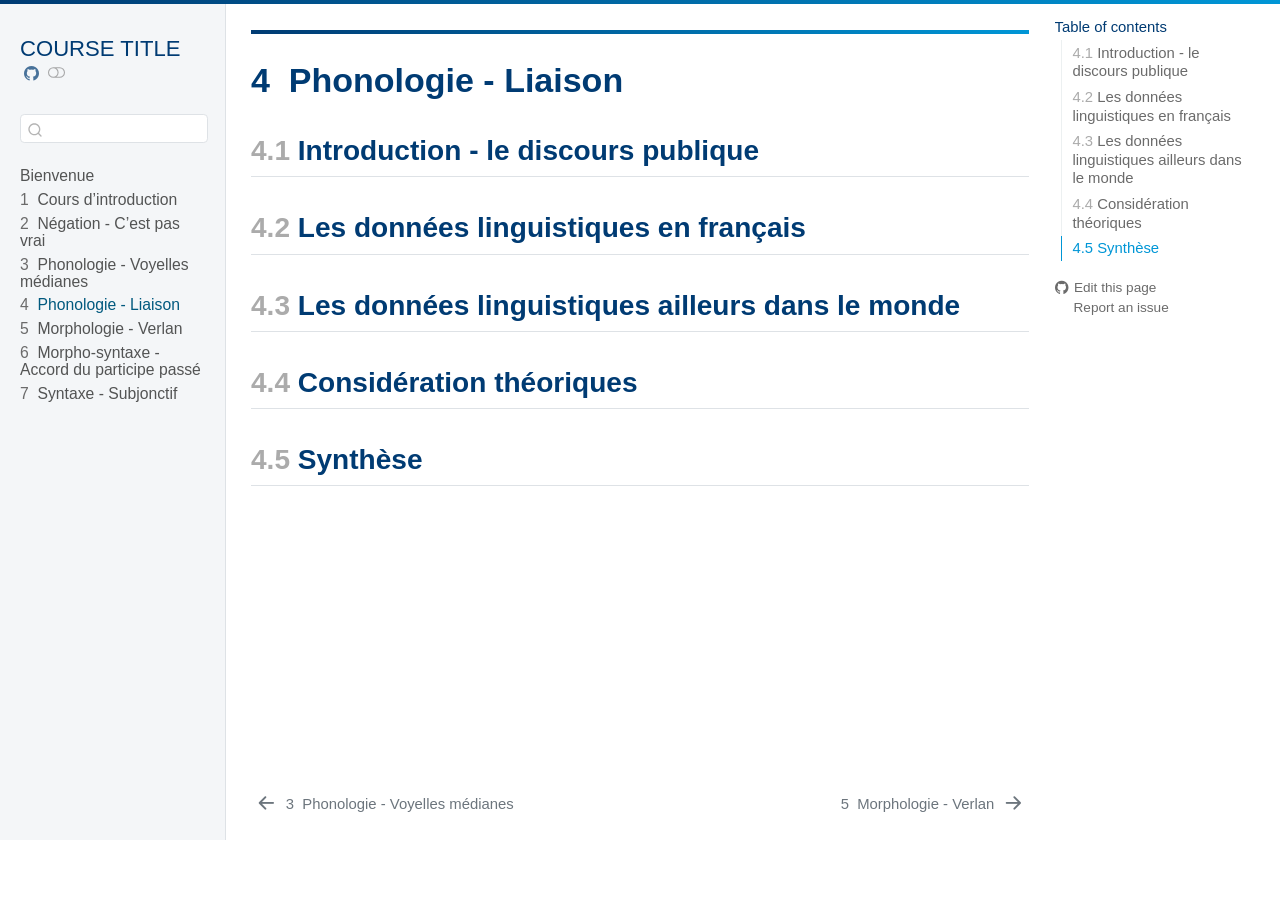
<file: 47165e693cb14c5d47bce1eb927e0d9135856597/chapters/003-phonologie-liaison.html>
<!DOCTYPE html>
<html xmlns="http://www.w3.org/1999/xhtml" lang="en" xml:lang="en"><head>

<meta charset="utf-8">
<meta name="generator" content="quarto-1.10.18">

<meta name="viewport" content="width=device-width, initial-scale=1.0, user-scalable=yes">


<title>4&nbsp; Phonologie - Liaison – COURSE TITLE</title>
<style>
/* Default styles provided by pandoc.
** See https://pandoc.org/MANUAL.html#variables-for-html for config info.
*/
span.smallcaps{font-variant: small-caps;}
div.columns{display: flex; gap: 1.5em;}
div.column{flex: auto;}
@media screen {
div.columns{gap: min(4vw, 1.5em);}
div.column{overflow-x: auto;}
}
div.hanging-indent{margin-left: 1.5em; text-indent: -1.5em;}
ul.task-list{list-style: none;}
ul.task-list li input[type="checkbox"] {
  width: 0.8em;
  margin: 0 0.8em 0.2em -1em; /* quarto-specific, see https://github.com/quarto-dev/quarto-cli/issues/4556 */ 
  vertical-align: middle;
}
</style>


<script src="../site_libs/quarto-nav/quarto-nav.js"></script>
<script src="../site_libs/quarto-nav/headroom.min.js"></script>
<script src="../site_libs/clipboard/clipboard.min.js"></script>
<script src="../site_libs/quarto-search/autocomplete.umd.js"></script>
<script src="../site_libs/quarto-search/fuse.min.js"></script>
<script src="../site_libs/quarto-search/quarto-search.js"></script>
<meta name="quarto:offset" content="../">
<link href="../chapters/004-morphologie-verlan.html" rel="next">
<link href="../chapters/002-phonologie-voyelles.html" rel="prev">
<script src="../site_libs/quarto-html/quarto.js" type="module"></script>
<script src="../site_libs/quarto-html/tabsets/tabsets.js" type="module"></script>
<script src="../site_libs/quarto-html/popper.min.js"></script>
<script src="../site_libs/quarto-html/tippy.umd.min.js"></script>
<script src="../site_libs/quarto-html/anchor.min.js"></script>
<link href="../site_libs/quarto-html/tippy.css" rel="stylesheet">
<link href="../site_libs/quarto-html/quarto-syntax-highlighting-64a204ab8560d761af7679ceaba22944.css" rel="stylesheet" class="quarto-color-scheme" id="quarto-text-highlighting-styles">
<link href="../site_libs/quarto-html/quarto-syntax-highlighting-dark-b85bc7c33db8c58e0ec93c3465666fed.css" rel="stylesheet" class="quarto-color-scheme quarto-color-alternate" id="quarto-text-highlighting-styles">
<link href="../site_libs/quarto-html/quarto-syntax-highlighting-64a204ab8560d761af7679ceaba22944.css" rel="stylesheet" class="quarto-color-scheme-extra" id="quarto-text-highlighting-styles">
<script src="../site_libs/bootstrap/bootstrap.min.js"></script>
<link href="../site_libs/bootstrap/bootstrap-icons.css" rel="stylesheet">
<link href="../site_libs/bootstrap/bootstrap-dbdfabad855d93f1198fe2c9c15362b2.min.css" rel="stylesheet" append-hash="true" class="quarto-color-scheme" id="quarto-bootstrap" data-mode="light">
<link href="../site_libs/bootstrap/bootstrap-dark-69daba74f81401e5057f4f67b8105895.min.css" rel="stylesheet" append-hash="true" class="quarto-color-scheme quarto-color-alternate" id="quarto-bootstrap" data-mode="dark">
<link href="../site_libs/bootstrap/bootstrap-dbdfabad855d93f1198fe2c9c15362b2.min.css" rel="stylesheet" append-hash="true" class="quarto-color-scheme-extra" id="quarto-bootstrap" data-mode="light">
<script id="quarto-search-options" type="application/json">{
  "location": "sidebar",
  "copy-button": false,
  "collapse-after": 3,
  "panel-placement": "start",
  "type": "textbox",
  "limit": 50,
  "keyboard-shortcut": [
    "f",
    "/",
    "s"
  ],
  "show-item-context": false,
  "language": {
    "search-no-results-text": "No results",
    "search-matching-documents-text": "matching documents",
    "search-copy-link-title": "Copy link to search",
    "search-hide-matches-text": "Hide additional matches",
    "search-more-match-text": "more match in this document",
    "search-more-matches-text": "more matches in this document",
    "search-clear-button-title": "Clear",
    "search-text-placeholder": "",
    "search-detached-cancel-button-title": "Cancel",
    "search-submit-button-title": "Submit",
    "search-label": "Search"
  }
}</script>


</head>

<body class="nav-sidebar docked quarto-light"><script id="quarto-html-before-body" type="application/javascript">
    const toggleBodyColorMode = (bsSheetEl) => {
      const mode = bsSheetEl.getAttribute("data-mode");
      const bodyEl = window.document.querySelector("body");
      if (mode === "dark") {
        bodyEl.classList.add("quarto-dark");
        bodyEl.classList.remove("quarto-light");
      } else {
        bodyEl.classList.add("quarto-light");
        bodyEl.classList.remove("quarto-dark");
      }
    }
    const toggleBodyColorPrimary = () => {
      const bsSheetEl = window.document.querySelector("link#quarto-bootstrap:not([rel=disabled-stylesheet])");
      if (bsSheetEl) {
        toggleBodyColorMode(bsSheetEl);
      }
    }
    const setColorSchemeToggle = (alternate) => {
      const toggles = window.document.querySelectorAll('.quarto-color-scheme-toggle');
      for (let i=0; i < toggles.length; i++) {
        const toggle = toggles[i];
        if (toggle) {
          if (alternate) {
            toggle.classList.add("alternate");
          } else {
            toggle.classList.remove("alternate");
          }
        }
      }
    };
    const toggleColorMode = (alternate) => {
      // Switch the stylesheets
      const primaryStylesheets = window.document.querySelectorAll('link.quarto-color-scheme:not(.quarto-color-alternate)');
      const alternateStylesheets = window.document.querySelectorAll('link.quarto-color-scheme.quarto-color-alternate');
      manageTransitions('#quarto-margin-sidebar .nav-link', false);
      if (alternate) {
        // note: dark is layered on light, we don't disable primary!
        enableStylesheet(alternateStylesheets);
        for (const sheetNode of alternateStylesheets) {
          if (sheetNode.id === "quarto-bootstrap") {
            toggleBodyColorMode(sheetNode);
          }
        }
      } else {
        disableStylesheet(alternateStylesheets);
        enableStylesheet(primaryStylesheets)
        toggleBodyColorPrimary();
      }
      manageTransitions('#quarto-margin-sidebar .nav-link', true);
      // Switch the toggles
      setColorSchemeToggle(alternate)
      // Hack to workaround the fact that safari doesn't
      // properly recolor the scrollbar when toggling (#1455)
      if (navigator.userAgent.indexOf('Safari') > 0 && navigator.userAgent.indexOf('Chrome') == -1) {
        manageTransitions("body", false);
        window.scrollTo(0, 1);
        setTimeout(() => {
          window.scrollTo(0, 0);
          manageTransitions("body", true);
        }, 40);
      }
    }
    const disableStylesheet = (stylesheets) => {
      for (let i=0; i < stylesheets.length; i++) {
        const stylesheet = stylesheets[i];
        stylesheet.rel = 'disabled-stylesheet';
      }
    }
    const enableStylesheet = (stylesheets) => {
      for (let i=0; i < stylesheets.length; i++) {
        const stylesheet = stylesheets[i];
        if(stylesheet.rel !== 'stylesheet') { // for Chrome, which will still FOUC without this check
          stylesheet.rel = 'stylesheet';
        }
      }
    }
    const manageTransitions = (selector, allowTransitions) => {
      const els = window.document.querySelectorAll(selector);
      for (let i=0; i < els.length; i++) {
        const el = els[i];
        if (allowTransitions) {
          el.classList.remove('notransition');
        } else {
          el.classList.add('notransition');
        }
      }
    }
    const isFileUrl = () => {
      return window.location.protocol === 'file:';
    }
    const hasAlternateSentinel = () => {
      let styleSentinel = getColorSchemeSentinel();
      if (styleSentinel !== null) {
        return styleSentinel === "alternate";
      } else {
        return false;
      }
    }
    const setStyleSentinel = (alternate) => {
      const value = alternate ? "alternate" : "default";
      if (!isFileUrl()) {
        window.localStorage.setItem("quarto-color-scheme", value);
      } else {
        localAlternateSentinel = value;
      }
    }
    const getColorSchemeSentinel = () => {
      if (!isFileUrl()) {
        const storageValue = window.localStorage.getItem("quarto-color-scheme");
        return storageValue != null ? storageValue : localAlternateSentinel;
      } else {
        return localAlternateSentinel;
      }
    }
    const toggleGiscusIfUsed = (isAlternate, darkModeDefault) => {
      const baseTheme = document.querySelector('#giscus-base-theme')?.value ?? 'light';
      const alternateTheme = document.querySelector('#giscus-alt-theme')?.value ?? 'dark';
      let newTheme = '';
      if(authorPrefersDark) {
        newTheme = isAlternate ? baseTheme : alternateTheme;
      } else {
        newTheme = isAlternate ? alternateTheme : baseTheme;
      }
      const changeGiscusTheme = () => {
        // From: https://github.com/giscus/giscus/issues/336
        const sendMessage = (message) => {
          const iframe = document.querySelector('iframe.giscus-frame');
          if (!iframe) return;
          iframe.contentWindow.postMessage({ giscus: message }, 'https://giscus.app');
        }
        sendMessage({
          setConfig: {
            theme: newTheme
          }
        });
      }
      const isGiscussLoaded = window.document.querySelector('iframe.giscus-frame') !== null;
      if (isGiscussLoaded) {
        changeGiscusTheme();
      }
    };
    const authorPrefersDark = false;
    const darkModeDefault = authorPrefersDark;
      document.querySelector('link#quarto-text-highlighting-styles.quarto-color-scheme-extra').rel = 'disabled-stylesheet';
      document.querySelector('link#quarto-bootstrap.quarto-color-scheme-extra').rel = 'disabled-stylesheet';
    let localAlternateSentinel = darkModeDefault ? 'alternate' : 'default';
    // Dark / light mode switch
    window.quartoToggleColorScheme = () => {
      // Read the current dark / light value
      let toAlternate = !hasAlternateSentinel();
      toggleColorMode(toAlternate);
      setStyleSentinel(toAlternate);
      toggleGiscusIfUsed(toAlternate, darkModeDefault);
      window.dispatchEvent(new Event('resize'));
    };
    // Switch to dark mode if need be
    if (hasAlternateSentinel()) {
      toggleColorMode(true);
    } else {
      toggleColorMode(false);
    }
  </script>

<div id="quarto-search-results"></div>
  <header id="quarto-header" class="headroom fixed-top">
  <nav class="quarto-secondary-nav">
    <div class="container-fluid d-flex">
      <button type="button" class="quarto-btn-toggle btn" data-bs-toggle="collapse" role="button" data-bs-target=".quarto-sidebar-collapse-item" aria-controls="quarto-sidebar" aria-expanded="false" aria-label="Toggle sidebar navigation" onclick="if (window.quartoToggleHeadroom) { window.quartoToggleHeadroom(); }">
        <i class="bi bi-layout-text-sidebar-reverse"></i>
      </button>
        <nav class="quarto-page-breadcrumbs" aria-label="breadcrumb"><ol class="breadcrumb"><li class="breadcrumb-item"><a href="../chapters/003-phonologie-liaison.html"><span class="chapter-number">4</span>&nbsp; <span class="chapter-title">Phonologie - Liaison</span></a></li></ol></nav>
        <a class="flex-grow-1" role="navigation" data-bs-toggle="collapse" data-bs-target=".quarto-sidebar-collapse-item" aria-controls="quarto-sidebar" aria-expanded="false" aria-label="Toggle sidebar navigation" onclick="if (window.quartoToggleHeadroom) { window.quartoToggleHeadroom(); }">      
        </a>
      <button type="button" class="btn quarto-search-button" aria-label="Search" onclick="window.quartoOpenSearch();">
        <i class="bi bi-search"></i>
      </button>
    </div>
  </nav>
</header>
<!-- content -->
<div id="quarto-content" class="quarto-container page-columns page-rows-contents page-layout-article">
<!-- sidebar -->
  <nav id="quarto-sidebar" class="sidebar collapse collapse-horizontal quarto-sidebar-collapse-item sidebar-navigation docked overflow-auto">
    <div class="pt-lg-2 mt-2 text-left sidebar-header">
    <div class="sidebar-title mb-0 py-0">
      <a href="../">COURSE TITLE</a> 
        <div class="sidebar-tools-main">
    <a href="https://github.com/YOUR-ORG/Teaching" title="Source Code" class="quarto-navigation-tool px-1" aria-label="Source Code"><i class="bi bi-github"></i></a>
  <a href="" class="quarto-color-scheme-toggle quarto-navigation-tool  px-1" onclick="window.quartoToggleColorScheme(); return false;" title="Toggle dark mode"><i class="bi"></i></a>
</div>
    </div>
      </div>
        <div class="mt-2 flex-shrink-0 align-items-center">
        <div class="sidebar-search">
        <div id="quarto-search" class="" title="Search"></div>
        </div>
        </div>
    <div class="sidebar-menu-container"> 
    <ul class="list-unstyled mt-1">
        <li class="sidebar-item">
  <div class="sidebar-item-container"> 
  <a href="../index.html" class="sidebar-item-text sidebar-link">
 <span class="menu-text">Bienvenue</span></a>
  </div>
</li>
        <li class="sidebar-item">
  <div class="sidebar-item-container"> 
  <a href="../chapters/000-intro.html" class="sidebar-item-text sidebar-link">
 <span class="menu-text"><span class="chapter-number">1</span>&nbsp; <span class="chapter-title">Cours d’introduction</span></span></a>
  </div>
</li>
        <li class="sidebar-item">
  <div class="sidebar-item-container"> 
  <a href="../chapters/001-phonetique-affrication.html" class="sidebar-item-text sidebar-link">
 <span class="menu-text"><span class="chapter-number">2</span>&nbsp; <span class="chapter-title">Négation - C’est pas vrai</span></span></a>
  </div>
</li>
        <li class="sidebar-item">
  <div class="sidebar-item-container"> 
  <a href="../chapters/002-phonologie-voyelles.html" class="sidebar-item-text sidebar-link">
 <span class="menu-text"><span class="chapter-number">3</span>&nbsp; <span class="chapter-title">Phonologie - Voyelles médianes</span></span></a>
  </div>
</li>
        <li class="sidebar-item">
  <div class="sidebar-item-container"> 
  <a href="../chapters/003-phonologie-liaison.html" class="sidebar-item-text sidebar-link active">
 <span class="menu-text"><span class="chapter-number">4</span>&nbsp; <span class="chapter-title">Phonologie - Liaison</span></span></a>
  </div>
</li>
        <li class="sidebar-item">
  <div class="sidebar-item-container"> 
  <a href="../chapters/004-morphologie-verlan.html" class="sidebar-item-text sidebar-link">
 <span class="menu-text"><span class="chapter-number">5</span>&nbsp; <span class="chapter-title">Morphologie - Verlan</span></span></a>
  </div>
</li>
        <li class="sidebar-item">
  <div class="sidebar-item-container"> 
  <a href="../chapters/005-morphosyntaxe-participe-passe.html" class="sidebar-item-text sidebar-link">
 <span class="menu-text"><span class="chapter-number">6</span>&nbsp; <span class="chapter-title">Morpho-syntaxe - Accord du participe passé</span></span></a>
  </div>
</li>
        <li class="sidebar-item">
  <div class="sidebar-item-container"> 
  <a href="../chapters/006-syntaxe-subjonctif.html" class="sidebar-item-text sidebar-link">
 <span class="menu-text"><span class="chapter-number">7</span>&nbsp; <span class="chapter-title">Syntaxe - Subjonctif</span></span></a>
  </div>
</li>
    </ul>
    </div>
</nav>
<div id="quarto-sidebar-glass" class="quarto-sidebar-collapse-item" data-bs-toggle="collapse" data-bs-target=".quarto-sidebar-collapse-item"></div>
<!-- margin-sidebar -->
    <div id="quarto-margin-sidebar" class="sidebar margin-sidebar">
        <nav id="TOC" role="doc-toc" class="toc-active">
    <h2 id="toc-title">Table of contents</h2>
   
  <ul>
  <li><a href="#introduction---le-discours-publique" id="toc-introduction---le-discours-publique" class="nav-link active" data-scroll-target="#introduction---le-discours-publique"><span class="header-section-number">4.1</span> Introduction - le discours publique</a></li>
  <li><a href="#les-données-linguistiques-en-français" id="toc-les-données-linguistiques-en-français" class="nav-link" data-scroll-target="#les-données-linguistiques-en-français"><span class="header-section-number">4.2</span> Les données linguistiques en français</a></li>
  <li><a href="#les-données-linguistiques-ailleurs-dans-le-monde" id="toc-les-données-linguistiques-ailleurs-dans-le-monde" class="nav-link" data-scroll-target="#les-données-linguistiques-ailleurs-dans-le-monde"><span class="header-section-number">4.3</span> Les données linguistiques ailleurs dans le monde</a></li>
  <li><a href="#considération-théoriques" id="toc-considération-théoriques" class="nav-link" data-scroll-target="#considération-théoriques"><span class="header-section-number">4.4</span> Considération théoriques</a></li>
  <li><a href="#synthèse" id="toc-synthèse" class="nav-link" data-scroll-target="#synthèse"><span class="header-section-number">4.5</span> Synthèse</a></li>
  </ul>
<div class="toc-actions"><ul><li><a href="https://github.com/YOUR-ORG/Teaching/edit/main/chapters/003-phonologie-liaison.qmd" class="toc-action"><i class="bi bi-github"></i>Edit this page</a></li><li><a href="https://github.com/YOUR-ORG/Teaching/issues/new" class="toc-action"><i class="bi empty"></i>Report an issue</a></li></ul></div></nav>
    </div>
<!-- main -->
<main class="content" id="quarto-document-content">


<header id="title-block-header" class="quarto-title-block default">
<div class="quarto-title">
<h1 class="title"><span class="chapter-number">4</span>&nbsp; <span class="chapter-title">Phonologie - Liaison</span></h1>
</div>



<div class="quarto-title-meta">

    
  
    
  </div>
  


</header>


<section id="introduction---le-discours-publique" class="level2" data-number="4.1">
<h2 data-number="4.1" class="anchored" data-anchor-id="introduction---le-discours-publique"><span class="header-section-number">4.1</span> Introduction - le discours publique</h2>
</section>
<section id="les-données-linguistiques-en-français" class="level2" data-number="4.2">
<h2 data-number="4.2" class="anchored" data-anchor-id="les-données-linguistiques-en-français"><span class="header-section-number">4.2</span> Les données linguistiques en français</h2>
</section>
<section id="les-données-linguistiques-ailleurs-dans-le-monde" class="level2" data-number="4.3">
<h2 data-number="4.3" class="anchored" data-anchor-id="les-données-linguistiques-ailleurs-dans-le-monde"><span class="header-section-number">4.3</span> Les données linguistiques ailleurs dans le monde</h2>
</section>
<section id="considération-théoriques" class="level2" data-number="4.4">
<h2 data-number="4.4" class="anchored" data-anchor-id="considération-théoriques"><span class="header-section-number">4.4</span> Considération théoriques</h2>
</section>
<section id="synthèse" class="level2" data-number="4.5">
<h2 data-number="4.5" class="anchored" data-anchor-id="synthèse"><span class="header-section-number">4.5</span> Synthèse</h2>


</section>

</main> <!-- /main -->
<script id="quarto-html-after-body" type="application/javascript">
  window.document.addEventListener("DOMContentLoaded", function (event) {
    // Ensure there is a toggle, if there isn't float one in the top right
    if (window.document.querySelector('.quarto-color-scheme-toggle') === null) {
      const a = window.document.createElement('a');
      a.classList.add('top-right');
      a.classList.add('quarto-color-scheme-toggle');
      a.href = "";
      a.onclick = function() { try { window.quartoToggleColorScheme(); } catch {} return false; };
      const i = window.document.createElement("i");
      i.classList.add('bi');
      a.appendChild(i);
      window.document.body.appendChild(a);
    }
    setColorSchemeToggle(hasAlternateSentinel())
    const icon = "";
    const anchorJS = new window.AnchorJS();
    anchorJS.options = {
      placement: 'right',
      icon: icon
    };
    anchorJS.add('.anchored');
    const isCodeAnnotation = (el) => {
      for (const clz of el.classList) {
        if (clz.startsWith('code-annotation-')) {                     
          return true;
        }
      }
      return false;
    }
    const onCopySuccess = function(e) {
      // button target
      const button = e.trigger;
      // don't keep focus
      button.blur();
      // flash "checked"
      button.classList.add('code-copy-button-checked');
      var currentTitle = button.getAttribute("title");
      button.setAttribute("title", "Copied!");
      let tooltip;
      if (window.bootstrap) {
        button.setAttribute("data-bs-toggle", "tooltip");
        button.setAttribute("data-bs-placement", "left");
        button.setAttribute("data-bs-title", "Copied!");
        tooltip = new bootstrap.Tooltip(button, 
          { trigger: "manual", 
            customClass: "code-copy-button-tooltip",
            offset: [0, -8]});
        tooltip.show();    
      }
      setTimeout(function() {
        if (tooltip) {
          tooltip.hide();
          button.removeAttribute("data-bs-title");
          button.removeAttribute("data-bs-toggle");
          button.removeAttribute("data-bs-placement");
        }
        button.setAttribute("title", currentTitle);
        button.classList.remove('code-copy-button-checked');
      }, 1000);
      // clear code selection
      e.clearSelection();
    }
    const getTextToCopy = function(trigger) {
      const outerScaffold = trigger.parentElement.cloneNode(true);
      const codeEl = outerScaffold.querySelector('code');
      for (const childEl of codeEl.children) {
        if (isCodeAnnotation(childEl)) {
          childEl.remove();
        }
      }
      return codeEl.innerText;
    }
    const clipboard = new window.ClipboardJS('.code-copy-button:not([data-in-quarto-modal])', {
      text: getTextToCopy
    });
    clipboard.on('success', onCopySuccess);
    if (window.document.getElementById('quarto-embedded-source-code-modal')) {
      const clipboardModal = new window.ClipboardJS('.code-copy-button[data-in-quarto-modal]', {
        text: getTextToCopy,
        container: window.document.getElementById('quarto-embedded-source-code-modal')
      });
      clipboardModal.on('success', onCopySuccess);
    }
      var localhostRegex = new RegExp(/^(?:http|https):\/\/localhost\:?[0-9]*\//);
      var mailtoRegex = new RegExp(/^mailto:/);
        var filterRegex = new RegExp('/' + window.location.host + '/');
      var isInternal = (href) => {
          return filterRegex.test(href) || localhostRegex.test(href) || mailtoRegex.test(href);
      }
      // Inspect non-navigation links and adorn them if external
     var links = window.document.querySelectorAll('a[href]:not(.nav-link):not(.navbar-brand):not(.toc-action):not(.sidebar-link):not(.sidebar-item-toggle):not(.pagination-link):not(.no-external):not([aria-hidden]):not(.dropdown-item):not(.quarto-navigation-tool):not(.about-link)');
      for (var i=0; i<links.length; i++) {
        const link = links[i];
        if (!isInternal(link.href)) {
          // undo the damage that might have been done by quarto-nav.js in the case of
          // links that we want to consider external
          if (link.dataset.originalHref !== undefined) {
            link.href = link.dataset.originalHref;
          }
        }
      }
    function tippyHover(el, contentFn, onTriggerFn, onUntriggerFn) {
      const config = {
        allowHTML: true,
        maxWidth: 500,
        delay: 100,
        arrow: false,
        appendTo: function(el) {
            return el.parentElement;
        },
        interactive: true,
        interactiveBorder: 10,
        theme: 'quarto',
        placement: 'bottom-start',
      };
      if (contentFn) {
        config.content = contentFn;
      }
      if (onTriggerFn) {
        config.onTrigger = onTriggerFn;
      }
      if (onUntriggerFn) {
        config.onUntrigger = onUntriggerFn;
      }
      window.tippy(el, config); 
    }
    const noterefs = window.document.querySelectorAll('a[role="doc-noteref"]');
    for (var i=0; i<noterefs.length; i++) {
      const ref = noterefs[i];
      tippyHover(ref, function() {
        // use id or data attribute instead here
        let href = ref.getAttribute('data-footnote-href') || ref.getAttribute('href');
        try { href = new URL(href).hash; } catch {}
        const id = href.replace(/^#\/?/, "");
        const note = window.document.getElementById(id);
        if (note) {
          return note.innerHTML;
        } else {
          return "";
        }
      });
    }
    const xrefs = window.document.querySelectorAll('a.quarto-xref');
    const processXRef = (id, note) => {
      // Strip column container classes
      const stripColumnClz = (el) => {
        el.classList.remove("page-full", "page-columns");
        if (el.children) {
          for (const child of el.children) {
            stripColumnClz(child);
          }
        }
      }
      stripColumnClz(note)
      if (id === null || id.startsWith('sec-')) {
        // Special case sections, only their first couple elements
        const container = document.createElement("div");
        if (note.children && note.children.length > 2) {
          container.appendChild(note.children[0].cloneNode(true));
          for (let i = 1; i < note.children.length; i++) {
            const child = note.children[i];
            if (child.tagName === "P" && child.innerText === "") {
              continue;
            } else {
              container.appendChild(child.cloneNode(true));
              break;
            }
          }
          if (window.Quarto?.typesetMath) {
            window.Quarto.typesetMath(container);
          }
          return container.innerHTML
        } else {
          if (window.Quarto?.typesetMath) {
            window.Quarto.typesetMath(note);
          }
          return note.innerHTML;
        }
      } else {
        // Remove any anchor links if they are present
        const anchorLink = note.querySelector('a.anchorjs-link');
        if (anchorLink) {
          anchorLink.remove();
        }
        if (window.Quarto?.typesetMath) {
          window.Quarto.typesetMath(note);
        }
        if (note.classList.contains("callout")) {
          return note.outerHTML;
        } else {
          return note.innerHTML;
        }
      }
    }
    for (var i=0; i<xrefs.length; i++) {
      const xref = xrefs[i];
      tippyHover(xref, undefined, function(instance) {
        instance.disable();
        let url = xref.getAttribute('href');
        let hash = undefined; 
        if (url.startsWith('#')) {
          hash = url;
        } else {
          try { hash = new URL(url).hash; } catch {}
        }
        if (hash) {
          const id = hash.replace(/^#\/?/, "");
          const note = window.document.getElementById(id);
          if (note !== null) {
            try {
              const html = processXRef(id, note.cloneNode(true));
              instance.setContent(html);
            } finally {
              instance.enable();
              instance.show();
            }
          } else {
            // See if we can fetch this
            fetch(url.split('#')[0])
            .then(res => res.text())
            .then(html => {
              const parser = new DOMParser();
              const htmlDoc = parser.parseFromString(html, "text/html");
              const note = htmlDoc.getElementById(id);
              if (note !== null) {
                const html = processXRef(id, note);
                instance.setContent(html);
              } 
            }).finally(() => {
              instance.enable();
              instance.show();
            });
          }
        } else {
          // See if we can fetch a full url (with no hash to target)
          // This is a special case and we should probably do some content thinning / targeting
          fetch(url)
          .then(res => res.text())
          .then(html => {
            const parser = new DOMParser();
            const htmlDoc = parser.parseFromString(html, "text/html");
            const note = htmlDoc.querySelector('main.content');
            if (note !== null) {
              // This should only happen for chapter cross references
              // (since there is no id in the URL)
              // remove the first header
              if (note.children.length > 0 && note.children[0].tagName === "HEADER") {
                note.children[0].remove();
              }
              const html = processXRef(null, note);
              instance.setContent(html);
            } 
          }).finally(() => {
            instance.enable();
            instance.show();
          });
        }
      }, function(instance) {
      });
    }
        let selectedAnnoteEl;
        const selectorForAnnotation = ( cell, annotation) => {
          let cellAttr = 'data-code-cell="' + cell + '"';
          let lineAttr = 'data-code-annotation="' +  annotation + '"';
          const selector = 'span[' + cellAttr + '][' + lineAttr + ']';
          return selector;
        }
        const selectCodeLines = (annoteEl) => {
          const doc = window.document;
          const targetCell = annoteEl.getAttribute("data-target-cell");
          const targetAnnotation = annoteEl.getAttribute("data-target-annotation");
          const annoteSpan = window.document.querySelector(selectorForAnnotation(targetCell, targetAnnotation));
          const lines = annoteSpan.getAttribute("data-code-lines").split(",");
          const lineIds = lines.map((line) => {
            return targetCell + "-" + line;
          })
          let top = null;
          let height = null;
          let parent = null;
          if (lineIds.length > 0) {
              //compute the position of the single el (top and bottom and make a div)
              const el = window.document.getElementById(lineIds[0]);
              top = el.offsetTop;
              height = el.offsetHeight;
              parent = el.parentElement.parentElement;
            if (lineIds.length > 1) {
              const lastEl = window.document.getElementById(lineIds[lineIds.length - 1]);
              const bottom = lastEl.offsetTop + lastEl.offsetHeight;
              height = bottom - top;
            }
            if (top !== null && height !== null && parent !== null) {
              // cook up a div (if necessary) and position it 
              let div = window.document.getElementById("code-annotation-line-highlight");
              if (div === null) {
                div = window.document.createElement("div");
                div.setAttribute("id", "code-annotation-line-highlight");
                div.style.position = 'absolute';
                parent.appendChild(div);
              }
              div.style.top = top - 2 + "px";
              div.style.height = height + 4 + "px";
              div.style.left = 0;
              let gutterDiv = window.document.getElementById("code-annotation-line-highlight-gutter");
              if (gutterDiv === null) {
                gutterDiv = window.document.createElement("div");
                gutterDiv.setAttribute("id", "code-annotation-line-highlight-gutter");
                gutterDiv.style.position = 'absolute';
                const codeCell = window.document.getElementById(targetCell);
                const gutter = codeCell.querySelector('.code-annotation-gutter');
                gutter.appendChild(gutterDiv);
              }
              gutterDiv.style.top = top - 2 + "px";
              gutterDiv.style.height = height + 4 + "px";
            }
            selectedAnnoteEl = annoteEl;
          }
        };
        const unselectCodeLines = () => {
          const elementsIds = ["code-annotation-line-highlight", "code-annotation-line-highlight-gutter"];
          elementsIds.forEach((elId) => {
            const div = window.document.getElementById(elId);
            if (div) {
              div.remove();
            }
          });
          selectedAnnoteEl = undefined;
        };
          // Handle positioning of the toggle
      window.addEventListener(
        "resize",
        throttle(() => {
          elRect = undefined;
          if (selectedAnnoteEl) {
            selectCodeLines(selectedAnnoteEl);
          }
        }, 10)
      );
      function throttle(fn, ms) {
      let throttle = false;
      let timer;
        return (...args) => {
          if(!throttle) { // first call gets through
              fn.apply(this, args);
              throttle = true;
          } else { // all the others get throttled
              if(timer) clearTimeout(timer); // cancel #2
              timer = setTimeout(() => {
                fn.apply(this, args);
                timer = throttle = false;
              }, ms);
          }
        };
      }
        // Attach click handler to the DT
        const annoteDls = window.document.querySelectorAll('dt[data-target-cell]');
        for (const annoteDlNode of annoteDls) {
          annoteDlNode.addEventListener('click', (event) => {
            const clickedEl = event.target;
            if (clickedEl !== selectedAnnoteEl) {
              unselectCodeLines();
              const activeEl = window.document.querySelector('dt[data-target-cell].code-annotation-active');
              if (activeEl) {
                activeEl.classList.remove('code-annotation-active');
              }
              selectCodeLines(clickedEl);
              clickedEl.classList.add('code-annotation-active');
            } else {
              // Unselect the line
              unselectCodeLines();
              clickedEl.classList.remove('code-annotation-active');
            }
          });
        }
    const findCites = (el) => {
      const parentEl = el.parentElement;
      if (parentEl) {
        const cites = parentEl.dataset.cites;
        if (cites) {
          return {
            el,
            cites: cites.split(' ')
          };
        } else {
          return findCites(el.parentElement)
        }
      } else {
        return undefined;
      }
    };
    var bibliorefs = window.document.querySelectorAll('a[role="doc-biblioref"]');
    for (var i=0; i<bibliorefs.length; i++) {
      const ref = bibliorefs[i];
      const citeInfo = findCites(ref);
      if (citeInfo) {
        tippyHover(citeInfo.el, function() {
          var popup = window.document.createElement('div');
          citeInfo.cites.forEach(function(cite) {
            var citeDiv = window.document.createElement('div');
            citeDiv.classList.add('hanging-indent');
            citeDiv.classList.add('csl-entry');
            var biblioDiv = window.document.getElementById('ref-' + cite);
            if (biblioDiv) {
              citeDiv.innerHTML = biblioDiv.innerHTML;
            }
            popup.appendChild(citeDiv);
          });
          return popup.innerHTML;
        });
      }
    }
  });
  </script>
<nav class="page-navigation">
  <div class="nav-page nav-page-previous">
      <a href="../chapters/002-phonologie-voyelles.html" class="pagination-link" aria-label="Phonologie - Voyelles médianes">
        <i class="bi bi-arrow-left-short"></i> <span class="nav-page-text"><span class="chapter-number">3</span>&nbsp; <span class="chapter-title">Phonologie - Voyelles médianes</span></span>
      </a>          
  </div>
  <div class="nav-page nav-page-next">
      <a href="../chapters/004-morphologie-verlan.html" class="pagination-link" aria-label="Morphologie - Verlan">
        <span class="nav-page-text"><span class="chapter-number">5</span>&nbsp; <span class="chapter-title">Morphologie - Verlan</span></span> <i class="bi bi-arrow-right-short"></i>
      </a>
  </div>
</nav>
</div> <!-- /content -->




<footer class="footer"><div class="nav-footer"><div class="nav-footer-center"><div class="toc-actions d-sm-block d-md-none"><ul><li><a href="https://github.com/YOUR-ORG/Teaching/edit/main/chapters/003-phonologie-liaison.qmd" class="toc-action"><i class="bi bi-github"></i>Edit this page</a></li><li><a href="https://github.com/YOUR-ORG/Teaching/issues/new" class="toc-action"><i class="bi empty"></i>Report an issue</a></li></ul></div></div></div></footer></body></html>
</file>
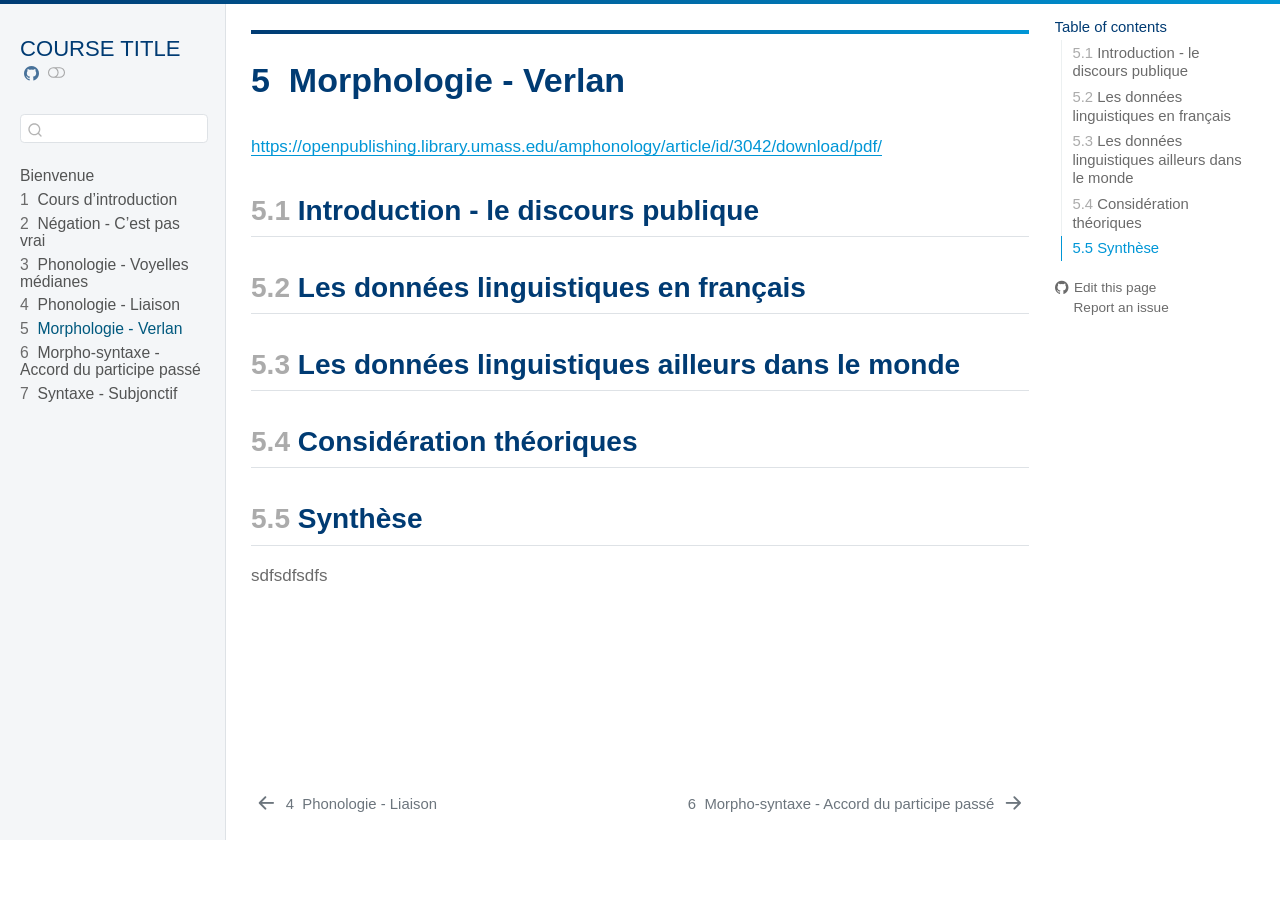
<file: 47165e693cb14c5d47bce1eb927e0d9135856597/chapters/004-morphologie-verlan.html>
<!DOCTYPE html>
<html xmlns="http://www.w3.org/1999/xhtml" lang="en" xml:lang="en"><head>

<meta charset="utf-8">
<meta name="generator" content="quarto-1.10.18">

<meta name="viewport" content="width=device-width, initial-scale=1.0, user-scalable=yes">


<title>5&nbsp; Morphologie - Verlan – COURSE TITLE</title>
<style>
/* Default styles provided by pandoc.
** See https://pandoc.org/MANUAL.html#variables-for-html for config info.
*/
span.smallcaps{font-variant: small-caps;}
div.columns{display: flex; gap: 1.5em;}
div.column{flex: auto;}
@media screen {
div.columns{gap: min(4vw, 1.5em);}
div.column{overflow-x: auto;}
}
div.hanging-indent{margin-left: 1.5em; text-indent: -1.5em;}
ul.task-list{list-style: none;}
ul.task-list li input[type="checkbox"] {
  width: 0.8em;
  margin: 0 0.8em 0.2em -1em; /* quarto-specific, see https://github.com/quarto-dev/quarto-cli/issues/4556 */ 
  vertical-align: middle;
}
</style>


<script src="../site_libs/quarto-nav/quarto-nav.js"></script>
<script src="../site_libs/quarto-nav/headroom.min.js"></script>
<script src="../site_libs/clipboard/clipboard.min.js"></script>
<script src="../site_libs/quarto-search/autocomplete.umd.js"></script>
<script src="../site_libs/quarto-search/fuse.min.js"></script>
<script src="../site_libs/quarto-search/quarto-search.js"></script>
<meta name="quarto:offset" content="../">
<link href="../chapters/005-morphosyntaxe-participe-passe.html" rel="next">
<link href="../chapters/003-phonologie-liaison.html" rel="prev">
<script src="../site_libs/quarto-html/quarto.js" type="module"></script>
<script src="../site_libs/quarto-html/tabsets/tabsets.js" type="module"></script>
<script src="../site_libs/quarto-html/popper.min.js"></script>
<script src="../site_libs/quarto-html/tippy.umd.min.js"></script>
<script src="../site_libs/quarto-html/anchor.min.js"></script>
<link href="../site_libs/quarto-html/tippy.css" rel="stylesheet">
<link href="../site_libs/quarto-html/quarto-syntax-highlighting-64a204ab8560d761af7679ceaba22944.css" rel="stylesheet" class="quarto-color-scheme" id="quarto-text-highlighting-styles">
<link href="../site_libs/quarto-html/quarto-syntax-highlighting-dark-b85bc7c33db8c58e0ec93c3465666fed.css" rel="stylesheet" class="quarto-color-scheme quarto-color-alternate" id="quarto-text-highlighting-styles">
<link href="../site_libs/quarto-html/quarto-syntax-highlighting-64a204ab8560d761af7679ceaba22944.css" rel="stylesheet" class="quarto-color-scheme-extra" id="quarto-text-highlighting-styles">
<script src="../site_libs/bootstrap/bootstrap.min.js"></script>
<link href="../site_libs/bootstrap/bootstrap-icons.css" rel="stylesheet">
<link href="../site_libs/bootstrap/bootstrap-dbdfabad855d93f1198fe2c9c15362b2.min.css" rel="stylesheet" append-hash="true" class="quarto-color-scheme" id="quarto-bootstrap" data-mode="light">
<link href="../site_libs/bootstrap/bootstrap-dark-69daba74f81401e5057f4f67b8105895.min.css" rel="stylesheet" append-hash="true" class="quarto-color-scheme quarto-color-alternate" id="quarto-bootstrap" data-mode="dark">
<link href="../site_libs/bootstrap/bootstrap-dbdfabad855d93f1198fe2c9c15362b2.min.css" rel="stylesheet" append-hash="true" class="quarto-color-scheme-extra" id="quarto-bootstrap" data-mode="light">
<script id="quarto-search-options" type="application/json">{
  "location": "sidebar",
  "copy-button": false,
  "collapse-after": 3,
  "panel-placement": "start",
  "type": "textbox",
  "limit": 50,
  "keyboard-shortcut": [
    "f",
    "/",
    "s"
  ],
  "show-item-context": false,
  "language": {
    "search-no-results-text": "No results",
    "search-matching-documents-text": "matching documents",
    "search-copy-link-title": "Copy link to search",
    "search-hide-matches-text": "Hide additional matches",
    "search-more-match-text": "more match in this document",
    "search-more-matches-text": "more matches in this document",
    "search-clear-button-title": "Clear",
    "search-text-placeholder": "",
    "search-detached-cancel-button-title": "Cancel",
    "search-submit-button-title": "Submit",
    "search-label": "Search"
  }
}</script>


</head>

<body class="nav-sidebar docked quarto-light"><script id="quarto-html-before-body" type="application/javascript">
    const toggleBodyColorMode = (bsSheetEl) => {
      const mode = bsSheetEl.getAttribute("data-mode");
      const bodyEl = window.document.querySelector("body");
      if (mode === "dark") {
        bodyEl.classList.add("quarto-dark");
        bodyEl.classList.remove("quarto-light");
      } else {
        bodyEl.classList.add("quarto-light");
        bodyEl.classList.remove("quarto-dark");
      }
    }
    const toggleBodyColorPrimary = () => {
      const bsSheetEl = window.document.querySelector("link#quarto-bootstrap:not([rel=disabled-stylesheet])");
      if (bsSheetEl) {
        toggleBodyColorMode(bsSheetEl);
      }
    }
    const setColorSchemeToggle = (alternate) => {
      const toggles = window.document.querySelectorAll('.quarto-color-scheme-toggle');
      for (let i=0; i < toggles.length; i++) {
        const toggle = toggles[i];
        if (toggle) {
          if (alternate) {
            toggle.classList.add("alternate");
          } else {
            toggle.classList.remove("alternate");
          }
        }
      }
    };
    const toggleColorMode = (alternate) => {
      // Switch the stylesheets
      const primaryStylesheets = window.document.querySelectorAll('link.quarto-color-scheme:not(.quarto-color-alternate)');
      const alternateStylesheets = window.document.querySelectorAll('link.quarto-color-scheme.quarto-color-alternate');
      manageTransitions('#quarto-margin-sidebar .nav-link', false);
      if (alternate) {
        // note: dark is layered on light, we don't disable primary!
        enableStylesheet(alternateStylesheets);
        for (const sheetNode of alternateStylesheets) {
          if (sheetNode.id === "quarto-bootstrap") {
            toggleBodyColorMode(sheetNode);
          }
        }
      } else {
        disableStylesheet(alternateStylesheets);
        enableStylesheet(primaryStylesheets)
        toggleBodyColorPrimary();
      }
      manageTransitions('#quarto-margin-sidebar .nav-link', true);
      // Switch the toggles
      setColorSchemeToggle(alternate)
      // Hack to workaround the fact that safari doesn't
      // properly recolor the scrollbar when toggling (#1455)
      if (navigator.userAgent.indexOf('Safari') > 0 && navigator.userAgent.indexOf('Chrome') == -1) {
        manageTransitions("body", false);
        window.scrollTo(0, 1);
        setTimeout(() => {
          window.scrollTo(0, 0);
          manageTransitions("body", true);
        }, 40);
      }
    }
    const disableStylesheet = (stylesheets) => {
      for (let i=0; i < stylesheets.length; i++) {
        const stylesheet = stylesheets[i];
        stylesheet.rel = 'disabled-stylesheet';
      }
    }
    const enableStylesheet = (stylesheets) => {
      for (let i=0; i < stylesheets.length; i++) {
        const stylesheet = stylesheets[i];
        if(stylesheet.rel !== 'stylesheet') { // for Chrome, which will still FOUC without this check
          stylesheet.rel = 'stylesheet';
        }
      }
    }
    const manageTransitions = (selector, allowTransitions) => {
      const els = window.document.querySelectorAll(selector);
      for (let i=0; i < els.length; i++) {
        const el = els[i];
        if (allowTransitions) {
          el.classList.remove('notransition');
        } else {
          el.classList.add('notransition');
        }
      }
    }
    const isFileUrl = () => {
      return window.location.protocol === 'file:';
    }
    const hasAlternateSentinel = () => {
      let styleSentinel = getColorSchemeSentinel();
      if (styleSentinel !== null) {
        return styleSentinel === "alternate";
      } else {
        return false;
      }
    }
    const setStyleSentinel = (alternate) => {
      const value = alternate ? "alternate" : "default";
      if (!isFileUrl()) {
        window.localStorage.setItem("quarto-color-scheme", value);
      } else {
        localAlternateSentinel = value;
      }
    }
    const getColorSchemeSentinel = () => {
      if (!isFileUrl()) {
        const storageValue = window.localStorage.getItem("quarto-color-scheme");
        return storageValue != null ? storageValue : localAlternateSentinel;
      } else {
        return localAlternateSentinel;
      }
    }
    const toggleGiscusIfUsed = (isAlternate, darkModeDefault) => {
      const baseTheme = document.querySelector('#giscus-base-theme')?.value ?? 'light';
      const alternateTheme = document.querySelector('#giscus-alt-theme')?.value ?? 'dark';
      let newTheme = '';
      if(authorPrefersDark) {
        newTheme = isAlternate ? baseTheme : alternateTheme;
      } else {
        newTheme = isAlternate ? alternateTheme : baseTheme;
      }
      const changeGiscusTheme = () => {
        // From: https://github.com/giscus/giscus/issues/336
        const sendMessage = (message) => {
          const iframe = document.querySelector('iframe.giscus-frame');
          if (!iframe) return;
          iframe.contentWindow.postMessage({ giscus: message }, 'https://giscus.app');
        }
        sendMessage({
          setConfig: {
            theme: newTheme
          }
        });
      }
      const isGiscussLoaded = window.document.querySelector('iframe.giscus-frame') !== null;
      if (isGiscussLoaded) {
        changeGiscusTheme();
      }
    };
    const authorPrefersDark = false;
    const darkModeDefault = authorPrefersDark;
      document.querySelector('link#quarto-text-highlighting-styles.quarto-color-scheme-extra').rel = 'disabled-stylesheet';
      document.querySelector('link#quarto-bootstrap.quarto-color-scheme-extra').rel = 'disabled-stylesheet';
    let localAlternateSentinel = darkModeDefault ? 'alternate' : 'default';
    // Dark / light mode switch
    window.quartoToggleColorScheme = () => {
      // Read the current dark / light value
      let toAlternate = !hasAlternateSentinel();
      toggleColorMode(toAlternate);
      setStyleSentinel(toAlternate);
      toggleGiscusIfUsed(toAlternate, darkModeDefault);
      window.dispatchEvent(new Event('resize'));
    };
    // Switch to dark mode if need be
    if (hasAlternateSentinel()) {
      toggleColorMode(true);
    } else {
      toggleColorMode(false);
    }
  </script>

<div id="quarto-search-results"></div>
  <header id="quarto-header" class="headroom fixed-top">
  <nav class="quarto-secondary-nav">
    <div class="container-fluid d-flex">
      <button type="button" class="quarto-btn-toggle btn" data-bs-toggle="collapse" role="button" data-bs-target=".quarto-sidebar-collapse-item" aria-controls="quarto-sidebar" aria-expanded="false" aria-label="Toggle sidebar navigation" onclick="if (window.quartoToggleHeadroom) { window.quartoToggleHeadroom(); }">
        <i class="bi bi-layout-text-sidebar-reverse"></i>
      </button>
        <nav class="quarto-page-breadcrumbs" aria-label="breadcrumb"><ol class="breadcrumb"><li class="breadcrumb-item"><a href="../chapters/004-morphologie-verlan.html"><span class="chapter-number">5</span>&nbsp; <span class="chapter-title">Morphologie - Verlan</span></a></li></ol></nav>
        <a class="flex-grow-1" role="navigation" data-bs-toggle="collapse" data-bs-target=".quarto-sidebar-collapse-item" aria-controls="quarto-sidebar" aria-expanded="false" aria-label="Toggle sidebar navigation" onclick="if (window.quartoToggleHeadroom) { window.quartoToggleHeadroom(); }">      
        </a>
      <button type="button" class="btn quarto-search-button" aria-label="Search" onclick="window.quartoOpenSearch();">
        <i class="bi bi-search"></i>
      </button>
    </div>
  </nav>
</header>
<!-- content -->
<div id="quarto-content" class="quarto-container page-columns page-rows-contents page-layout-article">
<!-- sidebar -->
  <nav id="quarto-sidebar" class="sidebar collapse collapse-horizontal quarto-sidebar-collapse-item sidebar-navigation docked overflow-auto">
    <div class="pt-lg-2 mt-2 text-left sidebar-header">
    <div class="sidebar-title mb-0 py-0">
      <a href="../">COURSE TITLE</a> 
        <div class="sidebar-tools-main">
    <a href="https://github.com/YOUR-ORG/Teaching" title="Source Code" class="quarto-navigation-tool px-1" aria-label="Source Code"><i class="bi bi-github"></i></a>
  <a href="" class="quarto-color-scheme-toggle quarto-navigation-tool  px-1" onclick="window.quartoToggleColorScheme(); return false;" title="Toggle dark mode"><i class="bi"></i></a>
</div>
    </div>
      </div>
        <div class="mt-2 flex-shrink-0 align-items-center">
        <div class="sidebar-search">
        <div id="quarto-search" class="" title="Search"></div>
        </div>
        </div>
    <div class="sidebar-menu-container"> 
    <ul class="list-unstyled mt-1">
        <li class="sidebar-item">
  <div class="sidebar-item-container"> 
  <a href="../index.html" class="sidebar-item-text sidebar-link">
 <span class="menu-text">Bienvenue</span></a>
  </div>
</li>
        <li class="sidebar-item">
  <div class="sidebar-item-container"> 
  <a href="../chapters/000-intro.html" class="sidebar-item-text sidebar-link">
 <span class="menu-text"><span class="chapter-number">1</span>&nbsp; <span class="chapter-title">Cours d’introduction</span></span></a>
  </div>
</li>
        <li class="sidebar-item">
  <div class="sidebar-item-container"> 
  <a href="../chapters/001-phonetique-affrication.html" class="sidebar-item-text sidebar-link">
 <span class="menu-text"><span class="chapter-number">2</span>&nbsp; <span class="chapter-title">Négation - C’est pas vrai</span></span></a>
  </div>
</li>
        <li class="sidebar-item">
  <div class="sidebar-item-container"> 
  <a href="../chapters/002-phonologie-voyelles.html" class="sidebar-item-text sidebar-link">
 <span class="menu-text"><span class="chapter-number">3</span>&nbsp; <span class="chapter-title">Phonologie - Voyelles médianes</span></span></a>
  </div>
</li>
        <li class="sidebar-item">
  <div class="sidebar-item-container"> 
  <a href="../chapters/003-phonologie-liaison.html" class="sidebar-item-text sidebar-link">
 <span class="menu-text"><span class="chapter-number">4</span>&nbsp; <span class="chapter-title">Phonologie - Liaison</span></span></a>
  </div>
</li>
        <li class="sidebar-item">
  <div class="sidebar-item-container"> 
  <a href="../chapters/004-morphologie-verlan.html" class="sidebar-item-text sidebar-link active">
 <span class="menu-text"><span class="chapter-number">5</span>&nbsp; <span class="chapter-title">Morphologie - Verlan</span></span></a>
  </div>
</li>
        <li class="sidebar-item">
  <div class="sidebar-item-container"> 
  <a href="../chapters/005-morphosyntaxe-participe-passe.html" class="sidebar-item-text sidebar-link">
 <span class="menu-text"><span class="chapter-number">6</span>&nbsp; <span class="chapter-title">Morpho-syntaxe - Accord du participe passé</span></span></a>
  </div>
</li>
        <li class="sidebar-item">
  <div class="sidebar-item-container"> 
  <a href="../chapters/006-syntaxe-subjonctif.html" class="sidebar-item-text sidebar-link">
 <span class="menu-text"><span class="chapter-number">7</span>&nbsp; <span class="chapter-title">Syntaxe - Subjonctif</span></span></a>
  </div>
</li>
    </ul>
    </div>
</nav>
<div id="quarto-sidebar-glass" class="quarto-sidebar-collapse-item" data-bs-toggle="collapse" data-bs-target=".quarto-sidebar-collapse-item"></div>
<!-- margin-sidebar -->
    <div id="quarto-margin-sidebar" class="sidebar margin-sidebar">
        <nav id="TOC" role="doc-toc" class="toc-active">
    <h2 id="toc-title">Table of contents</h2>
   
  <ul>
  <li><a href="#introduction---le-discours-publique" id="toc-introduction---le-discours-publique" class="nav-link active" data-scroll-target="#introduction---le-discours-publique"><span class="header-section-number">5.1</span> Introduction - le discours publique</a></li>
  <li><a href="#les-données-linguistiques-en-français" id="toc-les-données-linguistiques-en-français" class="nav-link" data-scroll-target="#les-données-linguistiques-en-français"><span class="header-section-number">5.2</span> Les données linguistiques en français</a></li>
  <li><a href="#les-données-linguistiques-ailleurs-dans-le-monde" id="toc-les-données-linguistiques-ailleurs-dans-le-monde" class="nav-link" data-scroll-target="#les-données-linguistiques-ailleurs-dans-le-monde"><span class="header-section-number">5.3</span> Les données linguistiques ailleurs dans le monde</a></li>
  <li><a href="#considération-théoriques" id="toc-considération-théoriques" class="nav-link" data-scroll-target="#considération-théoriques"><span class="header-section-number">5.4</span> Considération théoriques</a></li>
  <li><a href="#synthèse" id="toc-synthèse" class="nav-link" data-scroll-target="#synthèse"><span class="header-section-number">5.5</span> Synthèse</a></li>
  </ul>
<div class="toc-actions"><ul><li><a href="https://github.com/YOUR-ORG/Teaching/edit/main/chapters/004-morphologie-verlan.qmd" class="toc-action"><i class="bi bi-github"></i>Edit this page</a></li><li><a href="https://github.com/YOUR-ORG/Teaching/issues/new" class="toc-action"><i class="bi empty"></i>Report an issue</a></li></ul></div></nav>
    </div>
<!-- main -->
<main class="content" id="quarto-document-content">


<header id="title-block-header" class="quarto-title-block default">
<div class="quarto-title">
<h1 class="title"><span class="chapter-number">5</span>&nbsp; <span class="chapter-title">Morphologie - Verlan</span></h1>
</div>



<div class="quarto-title-meta">

    
  
    
  </div>
  


</header>


<p><a href="https://openpublishing.library.umass.edu/amphonology/article/id/3042/download/pdf/" class="uri">https://openpublishing.library.umass.edu/amphonology/article/id/3042/download/pdf/</a></p>
<section id="introduction---le-discours-publique" class="level2" data-number="5.1">
<h2 data-number="5.1" class="anchored" data-anchor-id="introduction---le-discours-publique"><span class="header-section-number">5.1</span> Introduction - le discours publique</h2>
</section>
<section id="les-données-linguistiques-en-français" class="level2" data-number="5.2">
<h2 data-number="5.2" class="anchored" data-anchor-id="les-données-linguistiques-en-français"><span class="header-section-number">5.2</span> Les données linguistiques en français</h2>
</section>
<section id="les-données-linguistiques-ailleurs-dans-le-monde" class="level2" data-number="5.3">
<h2 data-number="5.3" class="anchored" data-anchor-id="les-données-linguistiques-ailleurs-dans-le-monde"><span class="header-section-number">5.3</span> Les données linguistiques ailleurs dans le monde</h2>
</section>
<section id="considération-théoriques" class="level2" data-number="5.4">
<h2 data-number="5.4" class="anchored" data-anchor-id="considération-théoriques"><span class="header-section-number">5.4</span> Considération théoriques</h2>
</section>
<section id="synthèse" class="level2" data-number="5.5">
<h2 data-number="5.5" class="anchored" data-anchor-id="synthèse"><span class="header-section-number">5.5</span> Synthèse</h2>
<p>sdfsdfsdfs</p>


</section>

</main> <!-- /main -->
<script id="quarto-html-after-body" type="application/javascript">
  window.document.addEventListener("DOMContentLoaded", function (event) {
    // Ensure there is a toggle, if there isn't float one in the top right
    if (window.document.querySelector('.quarto-color-scheme-toggle') === null) {
      const a = window.document.createElement('a');
      a.classList.add('top-right');
      a.classList.add('quarto-color-scheme-toggle');
      a.href = "";
      a.onclick = function() { try { window.quartoToggleColorScheme(); } catch {} return false; };
      const i = window.document.createElement("i");
      i.classList.add('bi');
      a.appendChild(i);
      window.document.body.appendChild(a);
    }
    setColorSchemeToggle(hasAlternateSentinel())
    const icon = "";
    const anchorJS = new window.AnchorJS();
    anchorJS.options = {
      placement: 'right',
      icon: icon
    };
    anchorJS.add('.anchored');
    const isCodeAnnotation = (el) => {
      for (const clz of el.classList) {
        if (clz.startsWith('code-annotation-')) {                     
          return true;
        }
      }
      return false;
    }
    const onCopySuccess = function(e) {
      // button target
      const button = e.trigger;
      // don't keep focus
      button.blur();
      // flash "checked"
      button.classList.add('code-copy-button-checked');
      var currentTitle = button.getAttribute("title");
      button.setAttribute("title", "Copied!");
      let tooltip;
      if (window.bootstrap) {
        button.setAttribute("data-bs-toggle", "tooltip");
        button.setAttribute("data-bs-placement", "left");
        button.setAttribute("data-bs-title", "Copied!");
        tooltip = new bootstrap.Tooltip(button, 
          { trigger: "manual", 
            customClass: "code-copy-button-tooltip",
            offset: [0, -8]});
        tooltip.show();    
      }
      setTimeout(function() {
        if (tooltip) {
          tooltip.hide();
          button.removeAttribute("data-bs-title");
          button.removeAttribute("data-bs-toggle");
          button.removeAttribute("data-bs-placement");
        }
        button.setAttribute("title", currentTitle);
        button.classList.remove('code-copy-button-checked');
      }, 1000);
      // clear code selection
      e.clearSelection();
    }
    const getTextToCopy = function(trigger) {
      const outerScaffold = trigger.parentElement.cloneNode(true);
      const codeEl = outerScaffold.querySelector('code');
      for (const childEl of codeEl.children) {
        if (isCodeAnnotation(childEl)) {
          childEl.remove();
        }
      }
      return codeEl.innerText;
    }
    const clipboard = new window.ClipboardJS('.code-copy-button:not([data-in-quarto-modal])', {
      text: getTextToCopy
    });
    clipboard.on('success', onCopySuccess);
    if (window.document.getElementById('quarto-embedded-source-code-modal')) {
      const clipboardModal = new window.ClipboardJS('.code-copy-button[data-in-quarto-modal]', {
        text: getTextToCopy,
        container: window.document.getElementById('quarto-embedded-source-code-modal')
      });
      clipboardModal.on('success', onCopySuccess);
    }
      var localhostRegex = new RegExp(/^(?:http|https):\/\/localhost\:?[0-9]*\//);
      var mailtoRegex = new RegExp(/^mailto:/);
        var filterRegex = new RegExp('/' + window.location.host + '/');
      var isInternal = (href) => {
          return filterRegex.test(href) || localhostRegex.test(href) || mailtoRegex.test(href);
      }
      // Inspect non-navigation links and adorn them if external
     var links = window.document.querySelectorAll('a[href]:not(.nav-link):not(.navbar-brand):not(.toc-action):not(.sidebar-link):not(.sidebar-item-toggle):not(.pagination-link):not(.no-external):not([aria-hidden]):not(.dropdown-item):not(.quarto-navigation-tool):not(.about-link)');
      for (var i=0; i<links.length; i++) {
        const link = links[i];
        if (!isInternal(link.href)) {
          // undo the damage that might have been done by quarto-nav.js in the case of
          // links that we want to consider external
          if (link.dataset.originalHref !== undefined) {
            link.href = link.dataset.originalHref;
          }
        }
      }
    function tippyHover(el, contentFn, onTriggerFn, onUntriggerFn) {
      const config = {
        allowHTML: true,
        maxWidth: 500,
        delay: 100,
        arrow: false,
        appendTo: function(el) {
            return el.parentElement;
        },
        interactive: true,
        interactiveBorder: 10,
        theme: 'quarto',
        placement: 'bottom-start',
      };
      if (contentFn) {
        config.content = contentFn;
      }
      if (onTriggerFn) {
        config.onTrigger = onTriggerFn;
      }
      if (onUntriggerFn) {
        config.onUntrigger = onUntriggerFn;
      }
      window.tippy(el, config); 
    }
    const noterefs = window.document.querySelectorAll('a[role="doc-noteref"]');
    for (var i=0; i<noterefs.length; i++) {
      const ref = noterefs[i];
      tippyHover(ref, function() {
        // use id or data attribute instead here
        let href = ref.getAttribute('data-footnote-href') || ref.getAttribute('href');
        try { href = new URL(href).hash; } catch {}
        const id = href.replace(/^#\/?/, "");
        const note = window.document.getElementById(id);
        if (note) {
          return note.innerHTML;
        } else {
          return "";
        }
      });
    }
    const xrefs = window.document.querySelectorAll('a.quarto-xref');
    const processXRef = (id, note) => {
      // Strip column container classes
      const stripColumnClz = (el) => {
        el.classList.remove("page-full", "page-columns");
        if (el.children) {
          for (const child of el.children) {
            stripColumnClz(child);
          }
        }
      }
      stripColumnClz(note)
      if (id === null || id.startsWith('sec-')) {
        // Special case sections, only their first couple elements
        const container = document.createElement("div");
        if (note.children && note.children.length > 2) {
          container.appendChild(note.children[0].cloneNode(true));
          for (let i = 1; i < note.children.length; i++) {
            const child = note.children[i];
            if (child.tagName === "P" && child.innerText === "") {
              continue;
            } else {
              container.appendChild(child.cloneNode(true));
              break;
            }
          }
          if (window.Quarto?.typesetMath) {
            window.Quarto.typesetMath(container);
          }
          return container.innerHTML
        } else {
          if (window.Quarto?.typesetMath) {
            window.Quarto.typesetMath(note);
          }
          return note.innerHTML;
        }
      } else {
        // Remove any anchor links if they are present
        const anchorLink = note.querySelector('a.anchorjs-link');
        if (anchorLink) {
          anchorLink.remove();
        }
        if (window.Quarto?.typesetMath) {
          window.Quarto.typesetMath(note);
        }
        if (note.classList.contains("callout")) {
          return note.outerHTML;
        } else {
          return note.innerHTML;
        }
      }
    }
    for (var i=0; i<xrefs.length; i++) {
      const xref = xrefs[i];
      tippyHover(xref, undefined, function(instance) {
        instance.disable();
        let url = xref.getAttribute('href');
        let hash = undefined; 
        if (url.startsWith('#')) {
          hash = url;
        } else {
          try { hash = new URL(url).hash; } catch {}
        }
        if (hash) {
          const id = hash.replace(/^#\/?/, "");
          const note = window.document.getElementById(id);
          if (note !== null) {
            try {
              const html = processXRef(id, note.cloneNode(true));
              instance.setContent(html);
            } finally {
              instance.enable();
              instance.show();
            }
          } else {
            // See if we can fetch this
            fetch(url.split('#')[0])
            .then(res => res.text())
            .then(html => {
              const parser = new DOMParser();
              const htmlDoc = parser.parseFromString(html, "text/html");
              const note = htmlDoc.getElementById(id);
              if (note !== null) {
                const html = processXRef(id, note);
                instance.setContent(html);
              } 
            }).finally(() => {
              instance.enable();
              instance.show();
            });
          }
        } else {
          // See if we can fetch a full url (with no hash to target)
          // This is a special case and we should probably do some content thinning / targeting
          fetch(url)
          .then(res => res.text())
          .then(html => {
            const parser = new DOMParser();
            const htmlDoc = parser.parseFromString(html, "text/html");
            const note = htmlDoc.querySelector('main.content');
            if (note !== null) {
              // This should only happen for chapter cross references
              // (since there is no id in the URL)
              // remove the first header
              if (note.children.length > 0 && note.children[0].tagName === "HEADER") {
                note.children[0].remove();
              }
              const html = processXRef(null, note);
              instance.setContent(html);
            } 
          }).finally(() => {
            instance.enable();
            instance.show();
          });
        }
      }, function(instance) {
      });
    }
        let selectedAnnoteEl;
        const selectorForAnnotation = ( cell, annotation) => {
          let cellAttr = 'data-code-cell="' + cell + '"';
          let lineAttr = 'data-code-annotation="' +  annotation + '"';
          const selector = 'span[' + cellAttr + '][' + lineAttr + ']';
          return selector;
        }
        const selectCodeLines = (annoteEl) => {
          const doc = window.document;
          const targetCell = annoteEl.getAttribute("data-target-cell");
          const targetAnnotation = annoteEl.getAttribute("data-target-annotation");
          const annoteSpan = window.document.querySelector(selectorForAnnotation(targetCell, targetAnnotation));
          const lines = annoteSpan.getAttribute("data-code-lines").split(",");
          const lineIds = lines.map((line) => {
            return targetCell + "-" + line;
          })
          let top = null;
          let height = null;
          let parent = null;
          if (lineIds.length > 0) {
              //compute the position of the single el (top and bottom and make a div)
              const el = window.document.getElementById(lineIds[0]);
              top = el.offsetTop;
              height = el.offsetHeight;
              parent = el.parentElement.parentElement;
            if (lineIds.length > 1) {
              const lastEl = window.document.getElementById(lineIds[lineIds.length - 1]);
              const bottom = lastEl.offsetTop + lastEl.offsetHeight;
              height = bottom - top;
            }
            if (top !== null && height !== null && parent !== null) {
              // cook up a div (if necessary) and position it 
              let div = window.document.getElementById("code-annotation-line-highlight");
              if (div === null) {
                div = window.document.createElement("div");
                div.setAttribute("id", "code-annotation-line-highlight");
                div.style.position = 'absolute';
                parent.appendChild(div);
              }
              div.style.top = top - 2 + "px";
              div.style.height = height + 4 + "px";
              div.style.left = 0;
              let gutterDiv = window.document.getElementById("code-annotation-line-highlight-gutter");
              if (gutterDiv === null) {
                gutterDiv = window.document.createElement("div");
                gutterDiv.setAttribute("id", "code-annotation-line-highlight-gutter");
                gutterDiv.style.position = 'absolute';
                const codeCell = window.document.getElementById(targetCell);
                const gutter = codeCell.querySelector('.code-annotation-gutter');
                gutter.appendChild(gutterDiv);
              }
              gutterDiv.style.top = top - 2 + "px";
              gutterDiv.style.height = height + 4 + "px";
            }
            selectedAnnoteEl = annoteEl;
          }
        };
        const unselectCodeLines = () => {
          const elementsIds = ["code-annotation-line-highlight", "code-annotation-line-highlight-gutter"];
          elementsIds.forEach((elId) => {
            const div = window.document.getElementById(elId);
            if (div) {
              div.remove();
            }
          });
          selectedAnnoteEl = undefined;
        };
          // Handle positioning of the toggle
      window.addEventListener(
        "resize",
        throttle(() => {
          elRect = undefined;
          if (selectedAnnoteEl) {
            selectCodeLines(selectedAnnoteEl);
          }
        }, 10)
      );
      function throttle(fn, ms) {
      let throttle = false;
      let timer;
        return (...args) => {
          if(!throttle) { // first call gets through
              fn.apply(this, args);
              throttle = true;
          } else { // all the others get throttled
              if(timer) clearTimeout(timer); // cancel #2
              timer = setTimeout(() => {
                fn.apply(this, args);
                timer = throttle = false;
              }, ms);
          }
        };
      }
        // Attach click handler to the DT
        const annoteDls = window.document.querySelectorAll('dt[data-target-cell]');
        for (const annoteDlNode of annoteDls) {
          annoteDlNode.addEventListener('click', (event) => {
            const clickedEl = event.target;
            if (clickedEl !== selectedAnnoteEl) {
              unselectCodeLines();
              const activeEl = window.document.querySelector('dt[data-target-cell].code-annotation-active');
              if (activeEl) {
                activeEl.classList.remove('code-annotation-active');
              }
              selectCodeLines(clickedEl);
              clickedEl.classList.add('code-annotation-active');
            } else {
              // Unselect the line
              unselectCodeLines();
              clickedEl.classList.remove('code-annotation-active');
            }
          });
        }
    const findCites = (el) => {
      const parentEl = el.parentElement;
      if (parentEl) {
        const cites = parentEl.dataset.cites;
        if (cites) {
          return {
            el,
            cites: cites.split(' ')
          };
        } else {
          return findCites(el.parentElement)
        }
      } else {
        return undefined;
      }
    };
    var bibliorefs = window.document.querySelectorAll('a[role="doc-biblioref"]');
    for (var i=0; i<bibliorefs.length; i++) {
      const ref = bibliorefs[i];
      const citeInfo = findCites(ref);
      if (citeInfo) {
        tippyHover(citeInfo.el, function() {
          var popup = window.document.createElement('div');
          citeInfo.cites.forEach(function(cite) {
            var citeDiv = window.document.createElement('div');
            citeDiv.classList.add('hanging-indent');
            citeDiv.classList.add('csl-entry');
            var biblioDiv = window.document.getElementById('ref-' + cite);
            if (biblioDiv) {
              citeDiv.innerHTML = biblioDiv.innerHTML;
            }
            popup.appendChild(citeDiv);
          });
          return popup.innerHTML;
        });
      }
    }
  });
  </script>
<nav class="page-navigation">
  <div class="nav-page nav-page-previous">
      <a href="../chapters/003-phonologie-liaison.html" class="pagination-link" aria-label="Phonologie - Liaison">
        <i class="bi bi-arrow-left-short"></i> <span class="nav-page-text"><span class="chapter-number">4</span>&nbsp; <span class="chapter-title">Phonologie - Liaison</span></span>
      </a>          
  </div>
  <div class="nav-page nav-page-next">
      <a href="../chapters/005-morphosyntaxe-participe-passe.html" class="pagination-link" aria-label="Morpho-syntaxe - Accord du participe passé">
        <span class="nav-page-text"><span class="chapter-number">6</span>&nbsp; <span class="chapter-title">Morpho-syntaxe - Accord du participe passé</span></span> <i class="bi bi-arrow-right-short"></i>
      </a>
  </div>
</nav>
</div> <!-- /content -->




<footer class="footer"><div class="nav-footer"><div class="nav-footer-center"><div class="toc-actions d-sm-block d-md-none"><ul><li><a href="https://github.com/YOUR-ORG/Teaching/edit/main/chapters/004-morphologie-verlan.qmd" class="toc-action"><i class="bi bi-github"></i>Edit this page</a></li><li><a href="https://github.com/YOUR-ORG/Teaching/issues/new" class="toc-action"><i class="bi empty"></i>Report an issue</a></li></ul></div></div></div></footer></body></html>
</file>
<file: 34276fe540e7d8644f40c732cc3715f1bdceae5a/site_libs/quarto-html/tippy.css>
.tippy-box[data-animation=fade][data-state=hidden]{opacity:0}[data-tippy-root]{max-width:calc(100vw - 10px)}.tippy-box{position:relative;background-color:#333;color:#fff;border-radius:4px;font-size:14px;line-height:1.4;white-space:normal;outline:0;transition-property:transform,visibility,opacity}.tippy-box[data-placement^=top]>.tippy-arrow{bottom:0}.tippy-box[data-placement^=top]>.tippy-arrow:before{bottom:-7px;left:0;border-width:8px 8px 0;border-top-color:initial;transform-origin:center top}.tippy-box[data-placement^=bottom]>.tippy-arrow{top:0}.tippy-box[data-placement^=bottom]>.tippy-arrow:before{top:-7px;left:0;border-width:0 8px 8px;border-bottom-color:initial;transform-origin:center bottom}.tippy-box[data-placement^=left]>.tippy-arrow{right:0}.tippy-box[data-placement^=left]>.tippy-arrow:before{border-width:8px 0 8px 8px;border-left-color:initial;right:-7px;transform-origin:center left}.tippy-box[data-placement^=right]>.tippy-arrow{left:0}.tippy-box[data-placement^=right]>.tippy-arrow:before{left:-7px;border-width:8px 8px 8px 0;border-right-color:initial;transform-origin:center right}.tippy-box[data-inertia][data-state=visible]{transition-timing-function:cubic-bezier(.54,1.5,.38,1.11)}.tippy-arrow{width:16px;height:16px;color:#333}.tippy-arrow:before{content:"";position:absolute;border-color:transparent;border-style:solid}.tippy-content{position:relative;padding:5px 9px;z-index:1}
</file>
<file: 34276fe540e7d8644f40c732cc3715f1bdceae5a/site_libs/quarto-html/quarto-syntax-highlighting-64a204ab8560d761af7679ceaba22944.css>
/* quarto syntax highlight colors */
:root {
  --quarto-hl-ot-color: #003B4F;
  --quarto-hl-at-color: #657422;
  --quarto-hl-ss-color: #20794D;
  --quarto-hl-an-color: #5E5E5E;
  --quarto-hl-fu-color: #4758AB;
  --quarto-hl-st-color: #20794D;
  --quarto-hl-cf-color: #003B4F;
  --quarto-hl-op-color: #5E5E5E;
  --quarto-hl-er-color: #AD0000;
  --quarto-hl-bn-color: #AD0000;
  --quarto-hl-al-color: #AD0000;
  --quarto-hl-va-color: #111111;
  --quarto-hl-bu-color: inherit;
  --quarto-hl-ex-color: inherit;
  --quarto-hl-pp-color: #AD0000;
  --quarto-hl-in-color: #5E5E5E;
  --quarto-hl-vs-color: #20794D;
  --quarto-hl-wa-color: #5E5E5E;
  --quarto-hl-do-color: #5E5E5E;
  --quarto-hl-im-color: #00769E;
  --quarto-hl-ch-color: #20794D;
  --quarto-hl-dt-color: #AD0000;
  --quarto-hl-fl-color: #AD0000;
  --quarto-hl-co-color: #5E5E5E;
  --quarto-hl-cv-color: #5E5E5E;
  --quarto-hl-cn-color: #8f5902;
  --quarto-hl-sc-color: #5E5E5E;
  --quarto-hl-dv-color: #AD0000;
  --quarto-hl-kw-color: #003B4F;
}

/* other quarto variables */
:root {
  --quarto-font-monospace: SFMono-Regular, Menlo, Monaco, Consolas, "Liberation Mono", "Courier New", monospace;
}

/* syntax highlight based on Pandoc's rules */
pre > code.sourceCode > span {
  color: #003B4F;
}

code.sourceCode > span {
  color: #003B4F;
}

div.sourceCode,
div.sourceCode pre.sourceCode {
  color: #003B4F;
}

/* Normal */
code span {
  color: #003B4F;
}

/* Alert */
code span.al {
  color: #AD0000;
  font-style: inherit;
}

/* Annotation */
code span.an {
  color: #5E5E5E;
  font-style: inherit;
}

/* Attribute */
code span.at {
  color: #657422;
  font-style: inherit;
}

/* BaseN */
code span.bn {
  color: #AD0000;
  font-style: inherit;
}

/* BuiltIn */
code span.bu {
  font-style: inherit;
}

/* ControlFlow */
code span.cf {
  color: #003B4F;
  font-weight: bold;
  font-style: inherit;
}

/* Char */
code span.ch {
  color: #20794D;
  font-style: inherit;
}

/* Constant */
code span.cn {
  color: #8f5902;
  font-style: inherit;
}

/* Comment */
code span.co {
  color: #5E5E5E;
  font-style: inherit;
}

/* CommentVar */
code span.cv {
  color: #5E5E5E;
  font-style: italic;
}

/* Documentation */
code span.do {
  color: #5E5E5E;
  font-style: italic;
}

/* DataType */
code span.dt {
  color: #AD0000;
  font-style: inherit;
}

/* DecVal */
code span.dv {
  color: #AD0000;
  font-style: inherit;
}

/* Error */
code span.er {
  color: #AD0000;
  font-style: inherit;
}

/* Extension */
code span.ex {
  font-style: inherit;
}

/* Float */
code span.fl {
  color: #AD0000;
  font-style: inherit;
}

/* Function */
code span.fu {
  color: #4758AB;
  font-style: inherit;
}

/* Import */
code span.im {
  color: #00769E;
  font-style: inherit;
}

/* Information */
code span.in {
  color: #5E5E5E;
  font-style: inherit;
}

/* Keyword */
code span.kw {
  color: #003B4F;
  font-weight: bold;
  font-style: inherit;
}

/* Operator */
code span.op {
  color: #5E5E5E;
  font-style: inherit;
}

/* Other */
code span.ot {
  color: #003B4F;
  font-style: inherit;
}

/* Preprocessor */
code span.pp {
  color: #AD0000;
  font-style: inherit;
}

/* SpecialChar */
code span.sc {
  color: #5E5E5E;
  font-style: inherit;
}

/* SpecialString */
code span.ss {
  color: #20794D;
  font-style: inherit;
}

/* String */
code span.st {
  color: #20794D;
  font-style: inherit;
}

/* Variable */
code span.va {
  color: #111111;
  font-style: inherit;
}

/* VerbatimString */
code span.vs {
  color: #20794D;
  font-style: inherit;
}

/* Warning */
code span.wa {
  color: #5E5E5E;
  font-style: italic;
}

.prevent-inlining {
  content: "</";
}

/*# sourceMappingURL=9d8d5bb603a83b8298b89080a598c93b.css.map */
</file>
<file: 34276fe540e7d8644f40c732cc3715f1bdceae5a/site_libs/quarto-html/quarto-syntax-highlighting-dark-b85bc7c33db8c58e0ec93c3465666fed.css>
/* quarto syntax highlight colors */
:root {
  --quarto-hl-al-color: #f07178;
  --quarto-hl-an-color: #d4d0ab;
  --quarto-hl-at-color: #00e0e0;
  --quarto-hl-bn-color: #d4d0ab;
  --quarto-hl-bu-color: #abe338;
  --quarto-hl-ch-color: #abe338;
  --quarto-hl-co-color: #f8f8f2;
  --quarto-hl-cv-color: #ffd700;
  --quarto-hl-cn-color: #ffd700;
  --quarto-hl-cf-color: #ffa07a;
  --quarto-hl-dt-color: #ffa07a;
  --quarto-hl-dv-color: #d4d0ab;
  --quarto-hl-do-color: #f8f8f2;
  --quarto-hl-er-color: #f07178;
  --quarto-hl-ex-color: #00e0e0;
  --quarto-hl-fl-color: #d4d0ab;
  --quarto-hl-fu-color: #ffa07a;
  --quarto-hl-im-color: #abe338;
  --quarto-hl-in-color: #d4d0ab;
  --quarto-hl-kw-color: #ffa07a;
  --quarto-hl-op-color: #ffa07a;
  --quarto-hl-ot-color: #00e0e0;
  --quarto-hl-pp-color: #dcc6e0;
  --quarto-hl-re-color: #00e0e0;
  --quarto-hl-sc-color: #abe338;
  --quarto-hl-ss-color: #abe338;
  --quarto-hl-st-color: #abe338;
  --quarto-hl-va-color: #00e0e0;
  --quarto-hl-vs-color: #abe338;
  --quarto-hl-wa-color: #dcc6e0;
}

/* other quarto variables */
:root {
  --quarto-font-monospace: SFMono-Regular, Menlo, Monaco, Consolas, "Liberation Mono", "Courier New", monospace;
}

/* syntax highlight based on Pandoc's rules */
pre > code.sourceCode > span {
  color: #f8f8f2;
}

code.sourceCode > span {
  color: #f8f8f2;
}

div.sourceCode,
div.sourceCode pre.sourceCode {
  color: #f8f8f2;
}

/* Normal */
code span {
  color: #f8f8f2;
}

/* Alert */
code span.al {
  color: #f07178;
}

/* Annotation */
code span.an {
  color: #d4d0ab;
}

/* Attribute */
code span.at {
  color: #00e0e0;
}

/* BaseN */
code span.bn {
  color: #d4d0ab;
}

/* BuiltIn */
code span.bu {
  color: #abe338;
}

/* ControlFlow */
code span.cf {
  font-weight: bold;
  color: #ffa07a;
}

/* Char */
code span.ch {
  color: #abe338;
}

/* Constant */
code span.cn {
  color: #ffd700;
}

/* Comment */
code span.co {
  font-style: italic;
  color: #f8f8f2;
}

/* CommentVar */
code span.cv {
  color: #ffd700;
}

/* Documentation */
code span.do {
  color: #f8f8f2;
}

/* DataType */
code span.dt {
  color: #ffa07a;
}

/* DecVal */
code span.dv {
  color: #d4d0ab;
}

/* Error */
code span.er {
  color: #f07178;
  text-decoration: underline;
}

/* Extension */
code span.ex {
  font-weight: bold;
  color: #00e0e0;
}

/* Float */
code span.fl {
  color: #d4d0ab;
}

/* Function */
code span.fu {
  color: #ffa07a;
}

/* Import */
code span.im {
  color: #abe338;
}

/* Information */
code span.in {
  color: #d4d0ab;
}

/* Keyword */
code span.kw {
  font-weight: bold;
  color: #ffa07a;
}

/* Operator */
code span.op {
  color: #ffa07a;
}

/* Other */
code span.ot {
  color: #00e0e0;
}

/* Preprocessor */
code span.pp {
  color: #dcc6e0;
}

/* RegionMarker */
code span.re {
  background-color: #f8f8f2;
  color: #00e0e0;
}

/* SpecialChar */
code span.sc {
  color: #abe338;
}

/* SpecialString */
code span.ss {
  color: #abe338;
}

/* String */
code span.st {
  color: #abe338;
}

/* Variable */
code span.va {
  color: #00e0e0;
}

/* VerbatimString */
code span.vs {
  color: #abe338;
}

/* Warning */
code span.wa {
  color: #dcc6e0;
}

.prevent-inlining {
  content: "</";
}

/*# sourceMappingURL=4ed8f1090dec6531da29ab00902aa718.css.map */
</file>
<file: 47165e693cb14c5d47bce1eb927e0d9135856597/site_libs/quarto-html/tippy.css>
.tippy-box[data-animation=fade][data-state=hidden]{opacity:0}[data-tippy-root]{max-width:calc(100vw - 10px)}.tippy-box{position:relative;background-color:#333;color:#fff;border-radius:4px;font-size:14px;line-height:1.4;white-space:normal;outline:0;transition-property:transform,visibility,opacity}.tippy-box[data-placement^=top]>.tippy-arrow{bottom:0}.tippy-box[data-placement^=top]>.tippy-arrow:before{bottom:-7px;left:0;border-width:8px 8px 0;border-top-color:initial;transform-origin:center top}.tippy-box[data-placement^=bottom]>.tippy-arrow{top:0}.tippy-box[data-placement^=bottom]>.tippy-arrow:before{top:-7px;left:0;border-width:0 8px 8px;border-bottom-color:initial;transform-origin:center bottom}.tippy-box[data-placement^=left]>.tippy-arrow{right:0}.tippy-box[data-placement^=left]>.tippy-arrow:before{border-width:8px 0 8px 8px;border-left-color:initial;right:-7px;transform-origin:center left}.tippy-box[data-placement^=right]>.tippy-arrow{left:0}.tippy-box[data-placement^=right]>.tippy-arrow:before{left:-7px;border-width:8px 8px 8px 0;border-right-color:initial;transform-origin:center right}.tippy-box[data-inertia][data-state=visible]{transition-timing-function:cubic-bezier(.54,1.5,.38,1.11)}.tippy-arrow{width:16px;height:16px;color:#333}.tippy-arrow:before{content:"";position:absolute;border-color:transparent;border-style:solid}.tippy-content{position:relative;padding:5px 9px;z-index:1}
</file>
<file: 47165e693cb14c5d47bce1eb927e0d9135856597/site_libs/quarto-html/quarto-syntax-highlighting-64a204ab8560d761af7679ceaba22944.css>
/* quarto syntax highlight colors */
:root {
  --quarto-hl-ot-color: #003B4F;
  --quarto-hl-at-color: #657422;
  --quarto-hl-ss-color: #20794D;
  --quarto-hl-an-color: #5E5E5E;
  --quarto-hl-fu-color: #4758AB;
  --quarto-hl-st-color: #20794D;
  --quarto-hl-cf-color: #003B4F;
  --quarto-hl-op-color: #5E5E5E;
  --quarto-hl-er-color: #AD0000;
  --quarto-hl-bn-color: #AD0000;
  --quarto-hl-al-color: #AD0000;
  --quarto-hl-va-color: #111111;
  --quarto-hl-bu-color: inherit;
  --quarto-hl-ex-color: inherit;
  --quarto-hl-pp-color: #AD0000;
  --quarto-hl-in-color: #5E5E5E;
  --quarto-hl-vs-color: #20794D;
  --quarto-hl-wa-color: #5E5E5E;
  --quarto-hl-do-color: #5E5E5E;
  --quarto-hl-im-color: #00769E;
  --quarto-hl-ch-color: #20794D;
  --quarto-hl-dt-color: #AD0000;
  --quarto-hl-fl-color: #AD0000;
  --quarto-hl-co-color: #5E5E5E;
  --quarto-hl-cv-color: #5E5E5E;
  --quarto-hl-cn-color: #8f5902;
  --quarto-hl-sc-color: #5E5E5E;
  --quarto-hl-dv-color: #AD0000;
  --quarto-hl-kw-color: #003B4F;
}

/* other quarto variables */
:root {
  --quarto-font-monospace: SFMono-Regular, Menlo, Monaco, Consolas, "Liberation Mono", "Courier New", monospace;
}

/* syntax highlight based on Pandoc's rules */
pre > code.sourceCode > span {
  color: #003B4F;
}

code.sourceCode > span {
  color: #003B4F;
}

div.sourceCode,
div.sourceCode pre.sourceCode {
  color: #003B4F;
}

/* Normal */
code span {
  color: #003B4F;
}

/* Alert */
code span.al {
  color: #AD0000;
  font-style: inherit;
}

/* Annotation */
code span.an {
  color: #5E5E5E;
  font-style: inherit;
}

/* Attribute */
code span.at {
  color: #657422;
  font-style: inherit;
}

/* BaseN */
code span.bn {
  color: #AD0000;
  font-style: inherit;
}

/* BuiltIn */
code span.bu {
  font-style: inherit;
}

/* ControlFlow */
code span.cf {
  color: #003B4F;
  font-weight: bold;
  font-style: inherit;
}

/* Char */
code span.ch {
  color: #20794D;
  font-style: inherit;
}

/* Constant */
code span.cn {
  color: #8f5902;
  font-style: inherit;
}

/* Comment */
code span.co {
  color: #5E5E5E;
  font-style: inherit;
}

/* CommentVar */
code span.cv {
  color: #5E5E5E;
  font-style: italic;
}

/* Documentation */
code span.do {
  color: #5E5E5E;
  font-style: italic;
}

/* DataType */
code span.dt {
  color: #AD0000;
  font-style: inherit;
}

/* DecVal */
code span.dv {
  color: #AD0000;
  font-style: inherit;
}

/* Error */
code span.er {
  color: #AD0000;
  font-style: inherit;
}

/* Extension */
code span.ex {
  font-style: inherit;
}

/* Float */
code span.fl {
  color: #AD0000;
  font-style: inherit;
}

/* Function */
code span.fu {
  color: #4758AB;
  font-style: inherit;
}

/* Import */
code span.im {
  color: #00769E;
  font-style: inherit;
}

/* Information */
code span.in {
  color: #5E5E5E;
  font-style: inherit;
}

/* Keyword */
code span.kw {
  color: #003B4F;
  font-weight: bold;
  font-style: inherit;
}

/* Operator */
code span.op {
  color: #5E5E5E;
  font-style: inherit;
}

/* Other */
code span.ot {
  color: #003B4F;
  font-style: inherit;
}

/* Preprocessor */
code span.pp {
  color: #AD0000;
  font-style: inherit;
}

/* SpecialChar */
code span.sc {
  color: #5E5E5E;
  font-style: inherit;
}

/* SpecialString */
code span.ss {
  color: #20794D;
  font-style: inherit;
}

/* String */
code span.st {
  color: #20794D;
  font-style: inherit;
}

/* Variable */
code span.va {
  color: #111111;
  font-style: inherit;
}

/* VerbatimString */
code span.vs {
  color: #20794D;
  font-style: inherit;
}

/* Warning */
code span.wa {
  color: #5E5E5E;
  font-style: italic;
}

.prevent-inlining {
  content: "</";
}

/*# sourceMappingURL=9d8d5bb603a83b8298b89080a598c93b.css.map */
</file>
<file: 47165e693cb14c5d47bce1eb927e0d9135856597/site_libs/quarto-html/quarto-syntax-highlighting-dark-b85bc7c33db8c58e0ec93c3465666fed.css>
/* quarto syntax highlight colors */
:root {
  --quarto-hl-al-color: #f07178;
  --quarto-hl-an-color: #d4d0ab;
  --quarto-hl-at-color: #00e0e0;
  --quarto-hl-bn-color: #d4d0ab;
  --quarto-hl-bu-color: #abe338;
  --quarto-hl-ch-color: #abe338;
  --quarto-hl-co-color: #f8f8f2;
  --quarto-hl-cv-color: #ffd700;
  --quarto-hl-cn-color: #ffd700;
  --quarto-hl-cf-color: #ffa07a;
  --quarto-hl-dt-color: #ffa07a;
  --quarto-hl-dv-color: #d4d0ab;
  --quarto-hl-do-color: #f8f8f2;
  --quarto-hl-er-color: #f07178;
  --quarto-hl-ex-color: #00e0e0;
  --quarto-hl-fl-color: #d4d0ab;
  --quarto-hl-fu-color: #ffa07a;
  --quarto-hl-im-color: #abe338;
  --quarto-hl-in-color: #d4d0ab;
  --quarto-hl-kw-color: #ffa07a;
  --quarto-hl-op-color: #ffa07a;
  --quarto-hl-ot-color: #00e0e0;
  --quarto-hl-pp-color: #dcc6e0;
  --quarto-hl-re-color: #00e0e0;
  --quarto-hl-sc-color: #abe338;
  --quarto-hl-ss-color: #abe338;
  --quarto-hl-st-color: #abe338;
  --quarto-hl-va-color: #00e0e0;
  --quarto-hl-vs-color: #abe338;
  --quarto-hl-wa-color: #dcc6e0;
}

/* other quarto variables */
:root {
  --quarto-font-monospace: SFMono-Regular, Menlo, Monaco, Consolas, "Liberation Mono", "Courier New", monospace;
}

/* syntax highlight based on Pandoc's rules */
pre > code.sourceCode > span {
  color: #f8f8f2;
}

code.sourceCode > span {
  color: #f8f8f2;
}

div.sourceCode,
div.sourceCode pre.sourceCode {
  color: #f8f8f2;
}

/* Normal */
code span {
  color: #f8f8f2;
}

/* Alert */
code span.al {
  color: #f07178;
}

/* Annotation */
code span.an {
  color: #d4d0ab;
}

/* Attribute */
code span.at {
  color: #00e0e0;
}

/* BaseN */
code span.bn {
  color: #d4d0ab;
}

/* BuiltIn */
code span.bu {
  color: #abe338;
}

/* ControlFlow */
code span.cf {
  font-weight: bold;
  color: #ffa07a;
}

/* Char */
code span.ch {
  color: #abe338;
}

/* Constant */
code span.cn {
  color: #ffd700;
}

/* Comment */
code span.co {
  font-style: italic;
  color: #f8f8f2;
}

/* CommentVar */
code span.cv {
  color: #ffd700;
}

/* Documentation */
code span.do {
  color: #f8f8f2;
}

/* DataType */
code span.dt {
  color: #ffa07a;
}

/* DecVal */
code span.dv {
  color: #d4d0ab;
}

/* Error */
code span.er {
  color: #f07178;
  text-decoration: underline;
}

/* Extension */
code span.ex {
  font-weight: bold;
  color: #00e0e0;
}

/* Float */
code span.fl {
  color: #d4d0ab;
}

/* Function */
code span.fu {
  color: #ffa07a;
}

/* Import */
code span.im {
  color: #abe338;
}

/* Information */
code span.in {
  color: #d4d0ab;
}

/* Keyword */
code span.kw {
  font-weight: bold;
  color: #ffa07a;
}

/* Operator */
code span.op {
  color: #ffa07a;
}

/* Other */
code span.ot {
  color: #00e0e0;
}

/* Preprocessor */
code span.pp {
  color: #dcc6e0;
}

/* RegionMarker */
code span.re {
  background-color: #f8f8f2;
  color: #00e0e0;
}

/* SpecialChar */
code span.sc {
  color: #abe338;
}

/* SpecialString */
code span.ss {
  color: #abe338;
}

/* String */
code span.st {
  color: #abe338;
}

/* Variable */
code span.va {
  color: #00e0e0;
}

/* VerbatimString */
code span.vs {
  color: #abe338;
}

/* Warning */
code span.wa {
  color: #dcc6e0;
}

.prevent-inlining {
  content: "</";
}

/*# sourceMappingURL=4ed8f1090dec6531da29ab00902aa718.css.map */
</file>
